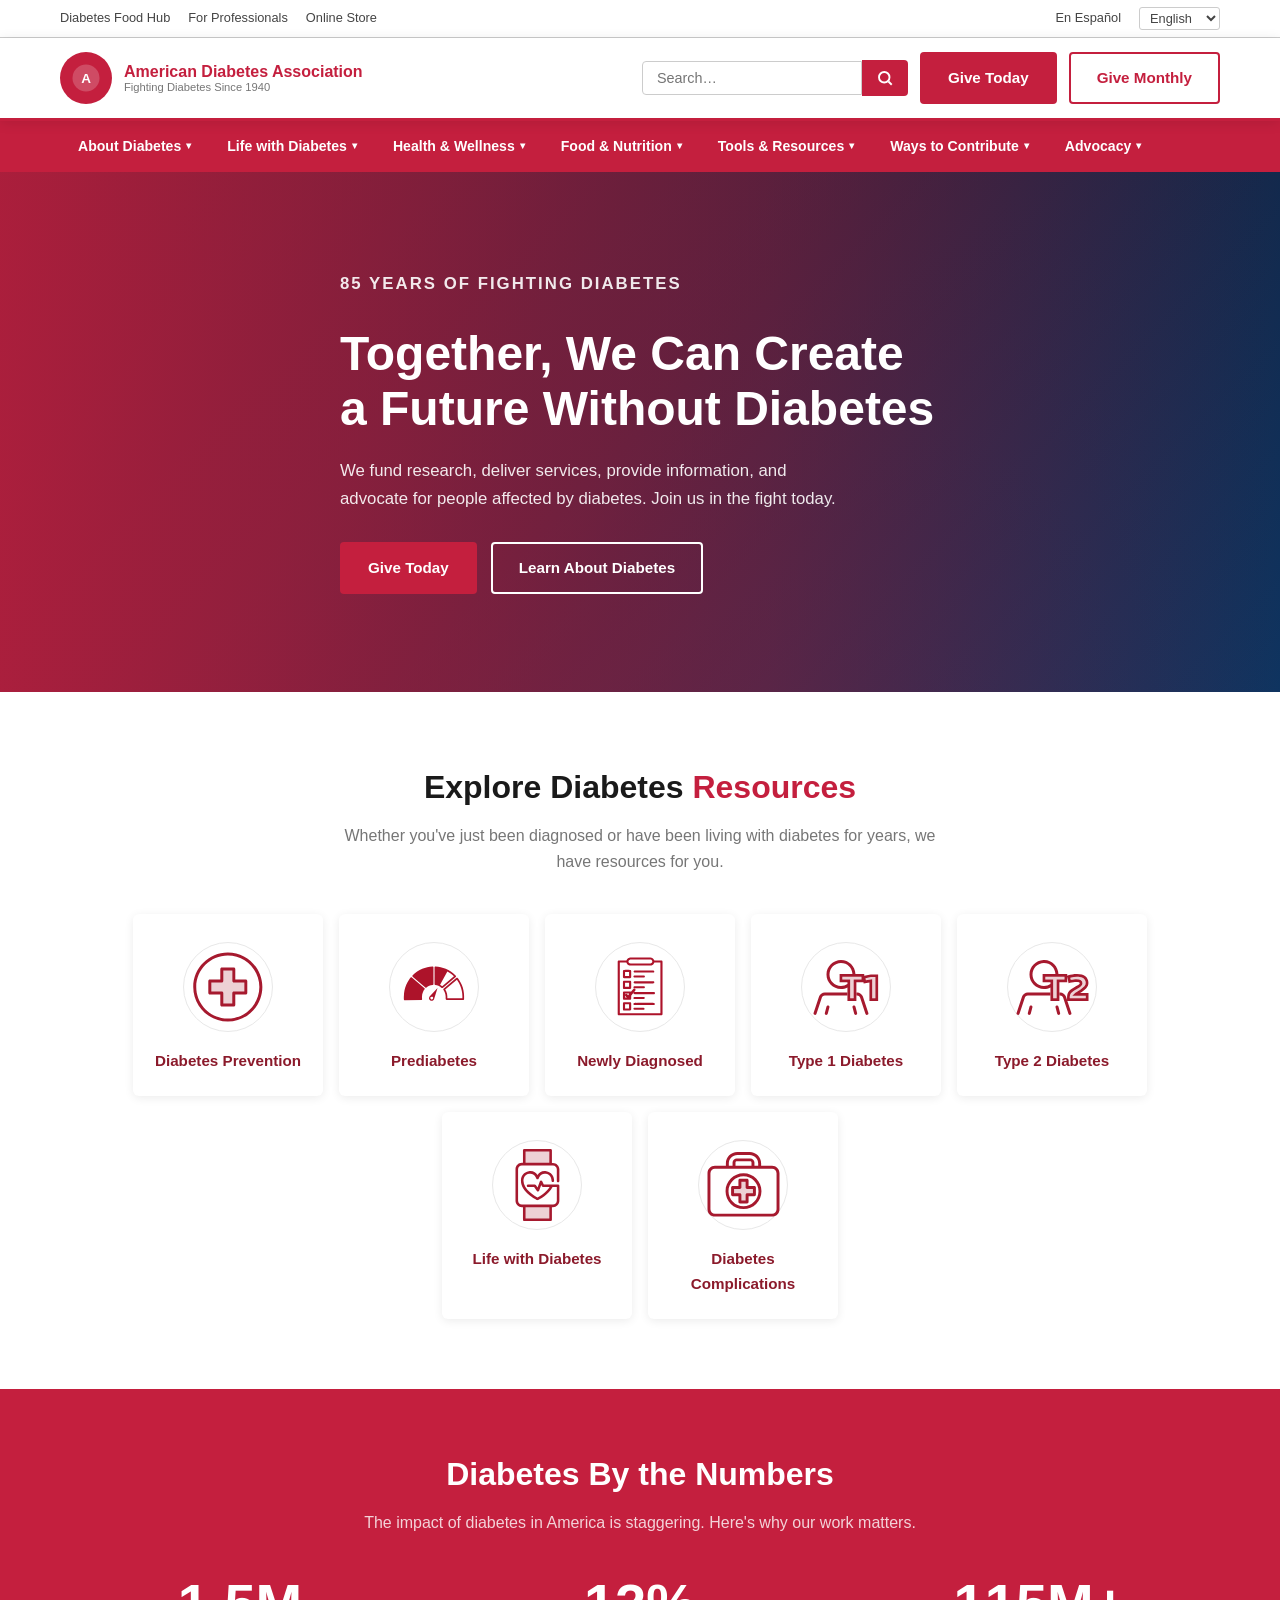
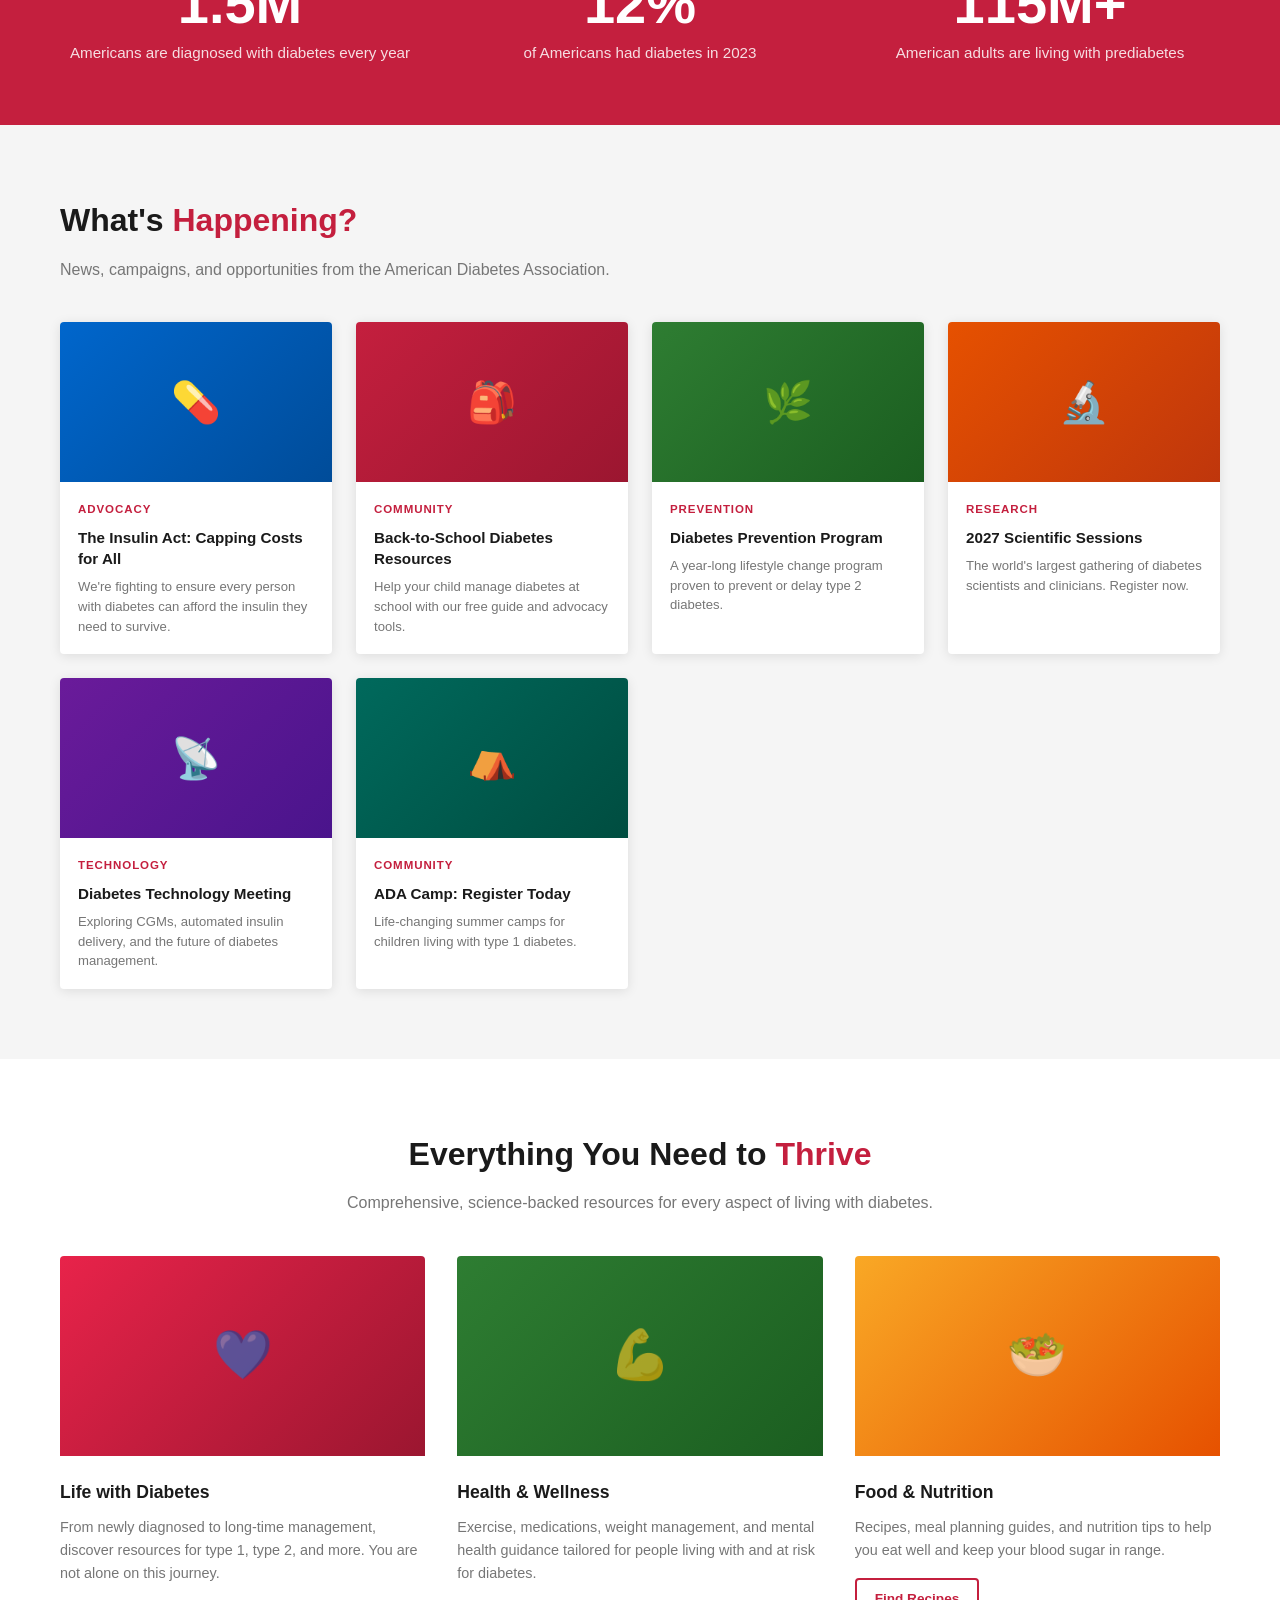
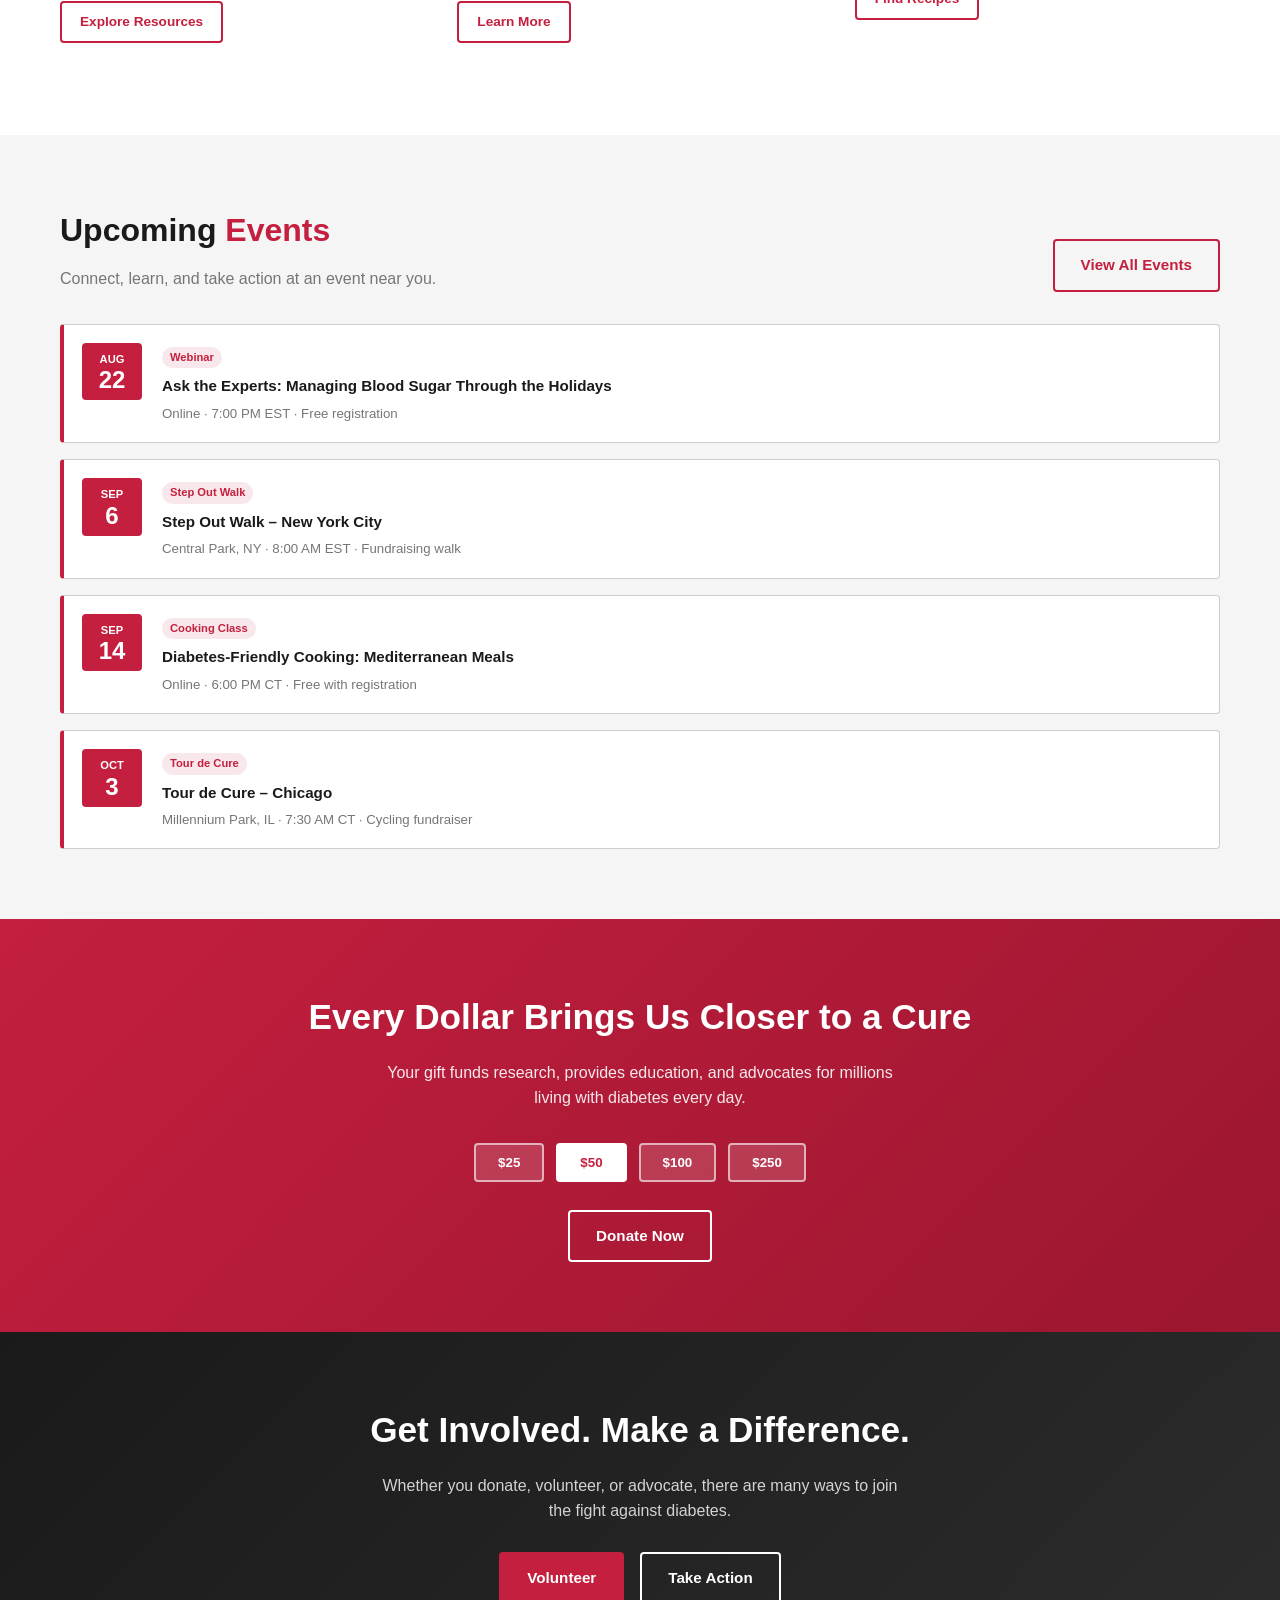
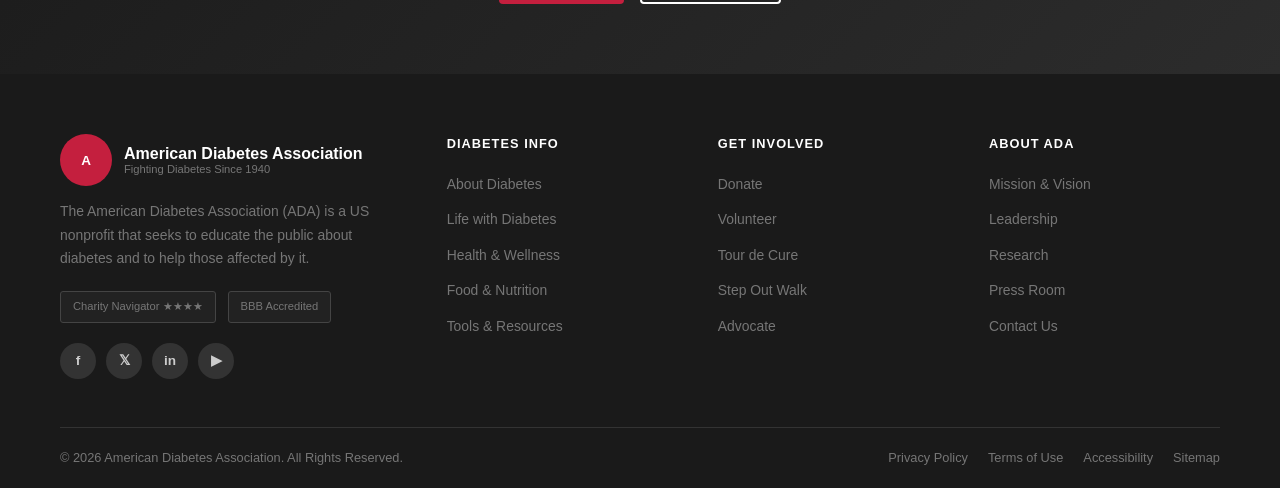
<file: index.html>
<!DOCTYPE html>
<html lang="en">
<head>
  <meta charset="UTF-8" />
  <meta name="viewport" content="width=device-width, initial-scale=1.0" />
  <title>American Diabetes Association – Home</title>
  <link rel="stylesheet" href="styles.css" />
</head>
<body>

  <!-- TOP BAR -->
  <div class="top-bar">
    <div class="container">
      <div class="top-bar-left">
        <a href="#">Diabetes Food Hub</a>
        <a href="#">For Professionals</a>
        <a href="#">Online Store</a>
      </div>
      <div class="top-bar-right">
        <a href="#">En Español</a>
        <select class="lang-select" aria-label="Language">
          <option>English</option>
          <option>Español</option>
        </select>
        
      </div>
    </div>
  </div>

  <!-- MAIN HEADER -->
  <header class="main-header">
    <div class="container">
      <div class="header-inner">
        <a href="index.html" class="logo">
          <div class="logo-icon">
            <svg viewBox="0 0 40 40" fill="none" xmlns="http://www.w3.org/2000/svg">
              <circle cx="20" cy="20" r="18" fill="white" fill-opacity="0.2"/>
              <text x="20" y="27" text-anchor="middle" fill="white" font-size="18" font-weight="900" font-family="Arial">A</text>
            </svg>
          </div>
          <div class="logo-text">
            <span class="name">American Diabetes Association</span>
            <span class="tag">Fighting Diabetes Since 1940</span>
          </div>
        </a>
        <div class="header-actions">
          <form class="search-form" role="search">
            <input type="search" class="search-input" placeholder="Search…" aria-label="Search" />
            <button type="submit" class="search-btn" aria-label="Submit search">
              <svg viewBox="0 0 24 24" fill="none" stroke="currentColor" stroke-width="2.5">
                <circle cx="11" cy="11" r="7"/><line x1="21" y1="21" x2="16.65" y2="16.65"/>
              </svg>
            </button>
          </form>
          <a href="ways-to-contribute.html" class="btn btn-primary">Give Today</a>
          <a href="ways-to-contribute.html" class="btn btn-red-outline">Give Monthly</a>
          <button class="hamburger" aria-label="Open menu">
            <span></span><span></span><span></span>
          </button>
        </div>
      </div>
    </div>
  </header>

  <!-- MEGA NAV -->
  <nav class="main-nav" aria-label="Primary navigation">
    <div class="container">
      <ul class="nav-list">

        <li class="nav-item" data-mega>
          <a class="nav-link" href="about-diabetes.html">About Diabetes <span class="chevron">▾</span></a>
          <div class="mega-menu">
            <div class="mega-col">
              <div class="mega-col-title">Types</div>
              <ul>
                <li><a href="about-diabetes.html">Type 1 Diabetes</a></li>
                <li><a href="about-diabetes.html">Type 2 Diabetes</a></li>
                <li><a href="about-diabetes.html">Gestational Diabetes</a></li>
                <li><a href="about-diabetes.html">Prediabetes</a></li>
              </ul>
            </div>
            <div class="mega-col">
              <div class="mega-col-title">Learn</div>
              <ul>
                <li><a href="about-diabetes.html">Symptoms & Diagnosis</a></li>
                <li><a href="about-diabetes.html">Risk Factors</a></li>
                <li><a href="about-diabetes.html">Complications</a></li>
                <li><a href="about-diabetes.html">Statistics</a></li>
              </ul>
            </div>
            <div class="mega-col">
              <div class="mega-col-title">Get Started</div>
              <ul>
                <li><a href="about-diabetes.html">Newly Diagnosed</a></li>
                <li><a href="about-diabetes.html">Understanding A1C</a></li>
                <li><a href="about-diabetes.html">Blood Sugar</a></li>
              </ul>
            </div>
          </div>
        </li>

        <li class="nav-item" data-mega>
          <a class="nav-link" href="life-with-diabetes.html">Life with Diabetes <span class="chevron">▾</span></a>
          <div class="mega-menu">
            <div class="mega-col">
              <div class="mega-col-title">Daily Life</div>
              <ul>
                <li><a href="life-with-diabetes.html">Managing Your Diabetes</a></li>
                <li><a href="life-with-diabetes.html">Family &amp; Relationships</a></li>
                <li><a href="life-with-diabetes.html">School &amp; Diabetes</a></li>
                <li><a href="life-with-diabetes.html">Work &amp; Diabetes</a></li>
              </ul>
            </div>
            <div class="mega-col">
              <div class="mega-col-title">Special Topics</div>
              <ul>
                <li><a href="life-with-diabetes.html">Travel &amp; Diabetes</a></li>
                <li><a href="life-with-diabetes.html">Sex &amp; Relationships</a></li>
                <li><a href="life-with-diabetes.html">Mental Health</a></li>
                <li><a href="life-with-diabetes.html">Pregnancy</a></li>
              </ul>
            </div>
          </div>
        </li>

        <li class="nav-item" data-mega>
          <a class="nav-link" href="health-wellness.html">Health &amp; Wellness <span class="chevron">▾</span></a>
          <div class="mega-menu">
            <div class="mega-col">
              <div class="mega-col-title">Wellness</div>
              <ul>
                <li><a href="health-wellness.html">Exercise &amp; Fitness</a></li>
                <li><a href="health-wellness.html">Weight Management</a></li>
                <li><a href="health-wellness.html">Medications</a></li>
                <li><a href="health-wellness.html">Insulin</a></li>
              </ul>
            </div>
            <div class="mega-col">
              <div class="mega-col-title">Monitoring</div>
              <ul>
                <li><a href="health-wellness.html">Blood Sugar Testing</a></li>
                <li><a href="health-wellness.html">A1C Testing</a></li>
                <li><a href="health-wellness.html">Continuous Glucose Monitoring</a></li>
              </ul>
            </div>
          </div>
        </li>

        <li class="nav-item" data-mega>
          <a class="nav-link" href="food-nutrition.html">Food &amp; Nutrition <span class="chevron">▾</span></a>
          <div class="mega-menu">
            <div class="mega-col">
              <div class="mega-col-title">Eating Well</div>
              <ul>
                <li><a href="food-nutrition.html">Eating Healthy</a></li>
                <li><a href="food-nutrition.html">Diabetes Meal Planning</a></li>
                <li><a href="food-nutrition.html">Carb Counting</a></li>
                <li><a href="food-nutrition.html">Glycemic Index</a></li>
              </ul>
            </div>
            <div class="mega-col">
              <div class="mega-col-title">Recipes</div>
              <ul>
                <li><a href="food-nutrition.html">Browse All Recipes</a></li>
                <li><a href="food-nutrition.html">Breakfast</a></li>
                <li><a href="food-nutrition.html">Lunch &amp; Dinner</a></li>
                <li><a href="food-nutrition.html">Snacks &amp; Desserts</a></li>
              </ul>
            </div>
          </div>
        </li>

        <li class="nav-item" data-mega>
          <a class="nav-link" href="tools-resources.html">Tools &amp; Resources <span class="chevron">▾</span></a>
          <div class="mega-menu">
            <div class="mega-col">
              <div class="mega-col-title">Tools</div>
              <ul>
                <li><a href="tools-resources.html">Diabetes Risk Test</a></li>
                <li><a href="tools-resources.html">A1C Calculator</a></li>
                <li><a href="tools-resources.html">BMI Calculator</a></li>
                <li><a href="tools-resources.html">Carb Counter</a></li>
              </ul>
            </div>
            <div class="mega-col">
              <div class="mega-col-title">Resources</div>
              <ul>
                <li><a href="tools-resources.html">Patient Education</a></li>
                <li><a href="tools-resources.html">Research &amp; Statistics</a></li>
                <li><a href="tools-resources.html">Clinical Trials</a></li>
                <li><a href="tools-resources.html">Find a Doctor</a></li>
              </ul>
            </div>
          </div>
        </li>

        <li class="nav-item" data-mega>
          <a class="nav-link" href="ways-to-contribute.html">Ways to Contribute <span class="chevron">▾</span></a>
          <div class="mega-menu">
            <div class="mega-col">
              <div class="mega-col-title">Give</div>
              <ul>
                <li><a href="ways-to-contribute.html">Donate Today</a></li>
                <li><a href="ways-to-contribute.html">Monthly Giving</a></li>
                <li><a href="ways-to-contribute.html">Legacy Giving</a></li>
              </ul>
            </div>
            <div class="mega-col">
              <div class="mega-col-title">Act</div>
              <ul>
                <li><a href="ways-to-contribute.html">Volunteer</a></li>
                <li><a href="ways-to-contribute.html">Tour de Cure</a></li>
                <li><a href="ways-to-contribute.html">Step Out Walk</a></li>
              </ul>
            </div>
          </div>
        </li>

        <li class="nav-item" data-mega>
          <a class="nav-link" href="advocacy.html">Advocacy <span class="chevron">▾</span></a>
          <div class="mega-menu">
            <div class="mega-col">
              <div class="mega-col-title">Take Action</div>
              <ul>
                <li><a href="advocacy.html">Insulin Affordability</a></li>
                <li><a href="advocacy.html">Discrimination &amp; Rights</a></li>
                <li><a href="advocacy.html">Insurance Coverage</a></li>
                <li><a href="advocacy.html">Current Campaigns</a></li>
              </ul>
            </div>
            <div class="mega-col">
              <div class="mega-col-title">Policy</div>
              <ul>
                <li><a href="advocacy.html">Federal Legislation</a></li>
                <li><a href="advocacy.html">State Legislation</a></li>
                <li><a href="advocacy.html">Call to Congress</a></li>
              </ul>
            </div>
          </div>
        </li>

      </ul>
    </div>
  </nav>

  <!-- ===================== HERO ===================== -->
  <section class="hero">
    <div class="container">
      <div class="hero-content">
        <p class="hero-eyebrow">85 Years of Fighting Diabetes</p>
        <h1>Together, We Can Create a Future Without Diabetes</h1>
        <p>We fund research, deliver services, provide information, and advocate for people affected by diabetes. Join us in the fight today.</p>
        <div class="hero-btns">
          <a href="ways-to-contribute.html" class="btn btn-primary">Give Today</a>
          <a href="about-diabetes.html" class="btn btn-outline">Learn About Diabetes</a>
        </div>
      </div>
    </div>
  </section>

  <!-- ===================== TOPIC CARDS ===================== -->
  <section class="section">
    <div class="container">
      <div class="section-header center">
        <h2 class="section-title">Explore Diabetes <span>Resources</span></h2>
        <p class="section-sub">Whether you've just been diagnosed or have been living with diabetes for years, we have resources for you.</p>
      </div>
      <div class="cards-grid">
        <div class="topic-card">
          <div class="icon"><img loading="lazy" width="70" height="70" src="icons/diabetes-prevention-icon.svg" alt="Diabetes Prevention" /></div>
          <p class="tile-title"><a href="about-diabetes.html">Diabetes Prevention</a></p>
        </div>
        <div class="topic-card">
          <div class="icon"><img loading="lazy" width="64" height="64" src="icons/Prediabetes_Icon_REV.svg" alt="Prediabetes" /></div>
          <p class="tile-title"><a href="about-diabetes.html">Prediabetes</a></p>
        </div>
        <div class="topic-card">
          <div class="icon"><img loading="lazy" width="64" height="64" src="icons/NewlyDiagnosed_checklist.svg" alt="Newly Diagnosed" /></div>
          <p class="tile-title"><a href="about-diabetes.html">Newly Diagnosed</a></p>
        </div>
        <div class="topic-card">
          <div class="icon"><img loading="lazy" width="66" height="55" src="icons/type-1-tile-iccon.svg" alt="Type 1 Diabetes" /></div>
          <p class="tile-title"><a href="about-diabetes.html">Type 1 Diabetes</a></p>
        </div>
        <div class="topic-card">
          <div class="icon"><img loading="lazy" width="73" height="55" src="icons/type-2-tile-icon.svg" alt="Type 2 Diabetes" /></div>
          <p class="tile-title"><a href="about-diabetes.html">Type 2 Diabetes</a></p>
        </div>
        <div class="topic-card">
          <div class="icon"><img loading="lazy" width="45" height="72" src="icons/life-with-diabetes-tile-icon.svg" alt="Life With Diabetes" /></div>
          <p class="tile-title"><a href="life-with-diabetes.html">Life with Diabetes</a></p>
        </div>
        <div class="topic-card">
          <div class="icon"><img loading="lazy" width="73" height="65" src="icons/diabetes-complications-tile-icon.svg" alt="Diabetes Complications" /></div>
          <p class="tile-title"><a href="about-diabetes.html">Diabetes Complications</a></p>
        </div>
      </div>
    </div>
  </section>

  <!-- ===================== STATS BAND ===================== -->
  <section class="stats-band">
    <div class="container">
      <div class="section-header center">
        <h2 class="section-title" style="color:#fff">Diabetes By the Numbers</h2>
        <p class="section-sub" style="color:rgba(255,255,255,.8);margin:0 auto">The impact of diabetes in America is staggering. Here's why our work matters.</p>
      </div>
      <div class="stats-grid">
        <div class="stat-item">
          <span class="stat-number">1.5M</span>
          <span class="stat-label">Americans are diagnosed with diabetes every year</span>
        </div>
        <div class="stat-item">
          <span class="stat-number">12%</span>
          <span class="stat-label">of Americans had diabetes in 2023</span>
        </div>
        <div class="stat-item">
          <span class="stat-number">115M+</span>
          <span class="stat-label">American adults are living with prediabetes</span>
        </div>
      </div>
    </div>
  </section>

  <!-- ===================== WHAT'S HAPPENING ===================== -->
  <section class="section section-alt">
    <div class="container">
      <div class="section-header">
        <h2 class="section-title">What's <span>Happening?</span></h2>
        <p class="section-sub">News, campaigns, and opportunities from the American Diabetes Association.</p>
      </div>
      <div class="news-grid">
        <div class="news-card">
          <div class="news-card-img blue">💊</div>
          <div class="news-card-body">
            <span class="news-tag">Advocacy</span>
            <h3>The Insulin Act: Capping Costs for All</h3>
            <p>We're fighting to ensure every person with diabetes can afford the insulin they need to survive.</p>
          </div>
        </div>
        <div class="news-card">
          <div class="news-card-img red">🎒</div>
          <div class="news-card-body">
            <span class="news-tag">Community</span>
            <h3>Back-to-School Diabetes Resources</h3>
            <p>Help your child manage diabetes at school with our free guide and advocacy tools.</p>
          </div>
        </div>
        <div class="news-card">
          <div class="news-card-img green">🌿</div>
          <div class="news-card-body">
            <span class="news-tag">Prevention</span>
            <h3>Diabetes Prevention Program</h3>
            <p>A year-long lifestyle change program proven to prevent or delay type 2 diabetes.</p>
          </div>
        </div>
        <div class="news-card">
          <div class="news-card-img orange">🔬</div>
          <div class="news-card-body">
            <span class="news-tag">Research</span>
            <h3>2027 Scientific Sessions</h3>
            <p>The world's largest gathering of diabetes scientists and clinicians. Register now.</p>
          </div>
        </div>
        <div class="news-card">
          <div class="news-card-img purple">📡</div>
          <div class="news-card-body">
            <span class="news-tag">Technology</span>
            <h3>Diabetes Technology Meeting</h3>
            <p>Exploring CGMs, automated insulin delivery, and the future of diabetes management.</p>
          </div>
        </div>
        <div class="news-card">
          <div class="news-card-img teal">⛺</div>
          <div class="news-card-body">
            <span class="news-tag">Community</span>
            <h3>ADA Camp: Register Today</h3>
            <p>Life-changing summer camps for children living with type 1 diabetes.</p>
          </div>
        </div>
      </div>
    </div>
  </section>

  <!-- ===================== CONTENT 3-COL ===================== -->
  <section class="section">
    <div class="container">
      <div class="section-header center">
        <h2 class="section-title">Everything You Need to <span>Thrive</span></h2>
        <p class="section-sub">Comprehensive, science-backed resources for every aspect of living with diabetes.</p>
      </div>
      <div class="content-grid">
        <div class="content-card">
          <div class="content-card-img">💙</div>
          <div class="content-card-body">
            <h3>Life with Diabetes</h3>
            <p>From newly diagnosed to long-time management, discover resources for type 1, type 2, and more. You are not alone on this journey.</p>
            <a href="life-with-diabetes.html" class="btn btn-red-outline btn-sm">Explore Resources</a>
          </div>
        </div>
        <div class="content-card">
          <div class="content-card-img" style="background:linear-gradient(135deg,#2e7d32,#1b5e20)">💪</div>
          <div class="content-card-body">
            <h3>Health &amp; Wellness</h3>
            <p>Exercise, medications, weight management, and mental health guidance tailored for people living with and at risk for diabetes.</p>
            <a href="health-wellness.html" class="btn btn-red-outline btn-sm">Learn More</a>
          </div>
        </div>
        <div class="content-card">
          <div class="content-card-img" style="background:linear-gradient(135deg,#f9a825,#e65100)">🥗</div>
          <div class="content-card-body">
            <h3>Food &amp; Nutrition</h3>
            <p>Recipes, meal planning guides, and nutrition tips to help you eat well and keep your blood sugar in range.</p>
            <a href="food-nutrition.html" class="btn btn-red-outline btn-sm">Find Recipes</a>
          </div>
        </div>
      </div>
    </div>
  </section>

  <!-- ===================== UPCOMING EVENTS ===================== -->
  <section class="section section-alt">
    <div class="container">
      <div style="display:flex;justify-content:space-between;align-items:flex-end;margin-bottom:32px;flex-wrap:wrap;gap:16px;">
        <div>
          <h2 class="section-title">Upcoming <span>Events</span></h2>
          <p class="section-sub" style="margin-bottom:0">Connect, learn, and take action at an event near you.</p>
        </div>
        <a href="ways-to-contribute.html" class="btn btn-red-outline">View All Events</a>
      </div>
      <div class="events-list">
        <div class="event-item">
          <div class="event-date"><span class="month">Aug</span><span class="day">22</span></div>
          <div class="event-info">
            <span class="event-tag">Webinar</span>
            <h4>Ask the Experts: Managing Blood Sugar Through the Holidays</h4>
            <p>Online · 7:00 PM EST · Free registration</p>
          </div>
        </div>
        <div class="event-item">
          <div class="event-date"><span class="month">Sep</span><span class="day">6</span></div>
          <div class="event-info">
            <span class="event-tag">Step Out Walk</span>
            <h4>Step Out Walk – New York City</h4>
            <p>Central Park, NY · 8:00 AM EST · Fundraising walk</p>
          </div>
        </div>
        <div class="event-item">
          <div class="event-date"><span class="month">Sep</span><span class="day">14</span></div>
          <div class="event-info">
            <span class="event-tag">Cooking Class</span>
            <h4>Diabetes-Friendly Cooking: Mediterranean Meals</h4>
            <p>Online · 6:00 PM CT · Free with registration</p>
          </div>
        </div>
        <div class="event-item">
          <div class="event-date"><span class="month">Oct</span><span class="day">3</span></div>
          <div class="event-info">
            <span class="event-tag">Tour de Cure</span>
            <h4>Tour de Cure – Chicago</h4>
            <p>Millennium Park, IL · 7:30 AM CT · Cycling fundraiser</p>
          </div>
        </div>
      </div>
    </div>
  </section>

  <!-- ===================== CTA DONATE ===================== -->
  <section class="donate-section">
    <div class="container">
      <h2>Every Dollar Brings Us Closer to a Cure</h2>
      <p>Your gift funds research, provides education, and advocates for millions living with diabetes every day.</p>
      <div class="donate-amounts">
        <button class="amount-btn">$25</button>
        <button class="amount-btn active">$50</button>
        <button class="amount-btn">$100</button>
        <button class="amount-btn">$250</button>
      </div>
      <a href="ways-to-contribute.html" class="btn btn-outline">Donate Now</a>
    </div>
  </section>

  <!-- ===================== CTA BAND ===================== -->
  <section class="cta-band">
    <div class="container">
      <h2>Get Involved. Make a Difference.</h2>
      <p>Whether you donate, volunteer, or advocate, there are many ways to join the fight against diabetes.</p>
      <div class="cta-btns">
        <a href="ways-to-contribute.html" class="btn btn-primary">Volunteer</a>
        <a href="advocacy.html" class="btn btn-outline">Take Action</a>
      </div>
    </div>
  </section>

  <!-- ===================== FOOTER ===================== -->
  <footer class="site-footer">
    <div class="container">
      <div class="footer-grid">
        <div class="footer-brand">
          <a href="index.html" class="logo">
            <div class="logo-icon"><svg viewBox="0 0 40 40" fill="none"><text x="20" y="27" text-anchor="middle" fill="white" font-size="18" font-weight="900" font-family="Arial">A</text></svg></div>
            <div class="logo-text"><span class="name">American Diabetes Association</span><span class="tag">Fighting Diabetes Since 1940</span></div>
          </a>
          <p>The American Diabetes Association (ADA) is a US nonprofit that seeks to educate the public about diabetes and to help those affected by it.</p>
          <div class="trust-badges">
            <span class="badge">Charity Navigator ★★★★</span>
            <span class="badge">BBB Accredited</span>
          </div>
          <div class="footer-social">
            <a href="#" class="social-link">f</a>
            <a href="#" class="social-link">𝕏</a>
            <a href="#" class="social-link">in</a>
            <a href="#" class="social-link">▶</a>
          </div>
        </div>
        <div class="footer-col">
          <h4>Diabetes Info</h4>
          <ul>
            <li><a href="about-diabetes.html">About Diabetes</a></li>
            <li><a href="life-with-diabetes.html">Life with Diabetes</a></li>
            <li><a href="health-wellness.html">Health &amp; Wellness</a></li>
            <li><a href="food-nutrition.html">Food &amp; Nutrition</a></li>
            <li><a href="tools-resources.html">Tools &amp; Resources</a></li>
          </ul>
        </div>
        <div class="footer-col">
          <h4>Get Involved</h4>
          <ul>
            <li><a href="ways-to-contribute.html">Donate</a></li>
            <li><a href="ways-to-contribute.html">Volunteer</a></li>
            <li><a href="ways-to-contribute.html">Tour de Cure</a></li>
            <li><a href="ways-to-contribute.html">Step Out Walk</a></li>
            <li><a href="advocacy.html">Advocate</a></li>
          </ul>
        </div>
        <div class="footer-col">
          <h4>About ADA</h4>
          <ul>
            <li><a href="#">Mission &amp; Vision</a></li>
            <li><a href="#">Leadership</a></li>
            <li><a href="#">Research</a></li>
            <li><a href="#">Press Room</a></li>
            <li><a href="#">Contact Us</a></li>
          </ul>
        </div>
      </div>
      <div class="footer-bottom">
        <p>© 2026 American Diabetes Association. All Rights Reserved.</p>
        <div class="footer-bottom-links">
          <a href="#">Privacy Policy</a>
          <a href="#">Terms of Use</a>
          <a href="#">Accessibility</a>
          <a href="#">Sitemap</a>
        </div>
      </div>
    </div>
  </footer>

  <script src="script.js"></script>
</body>
</html>
</file>
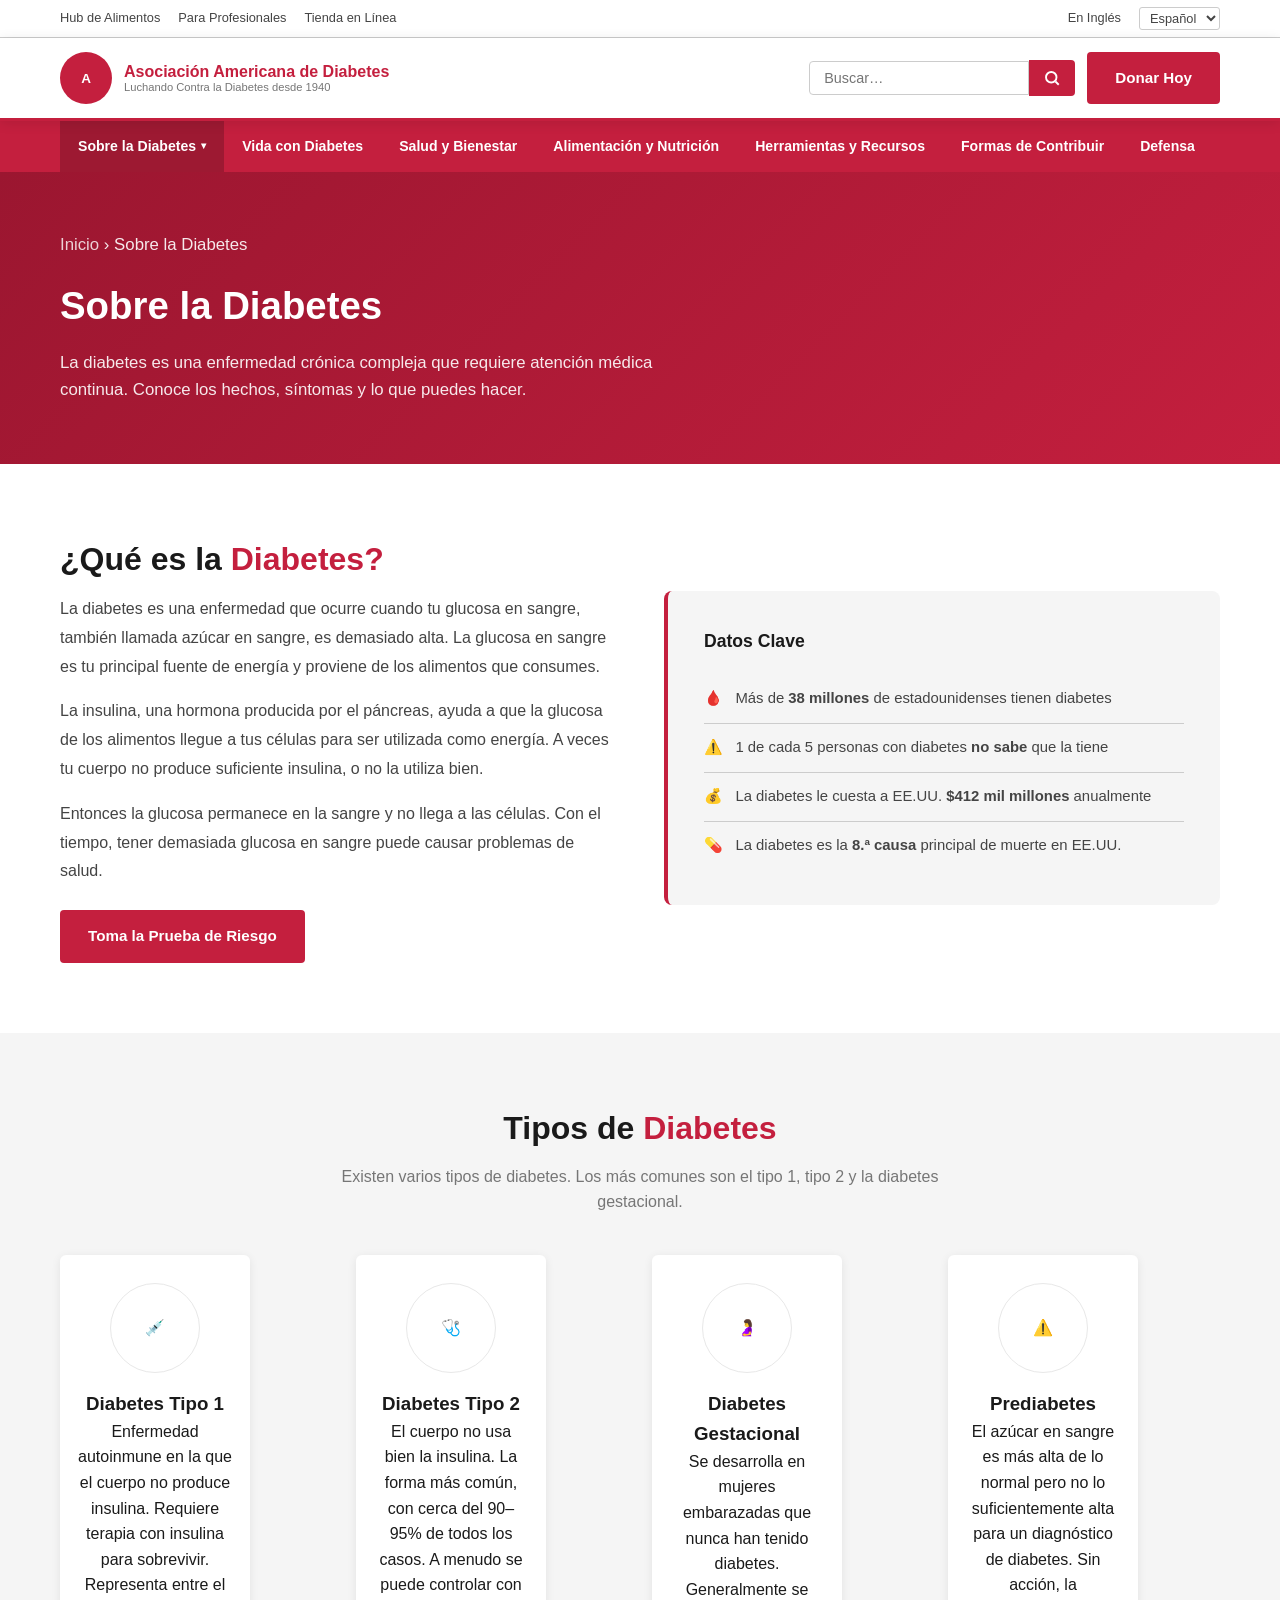
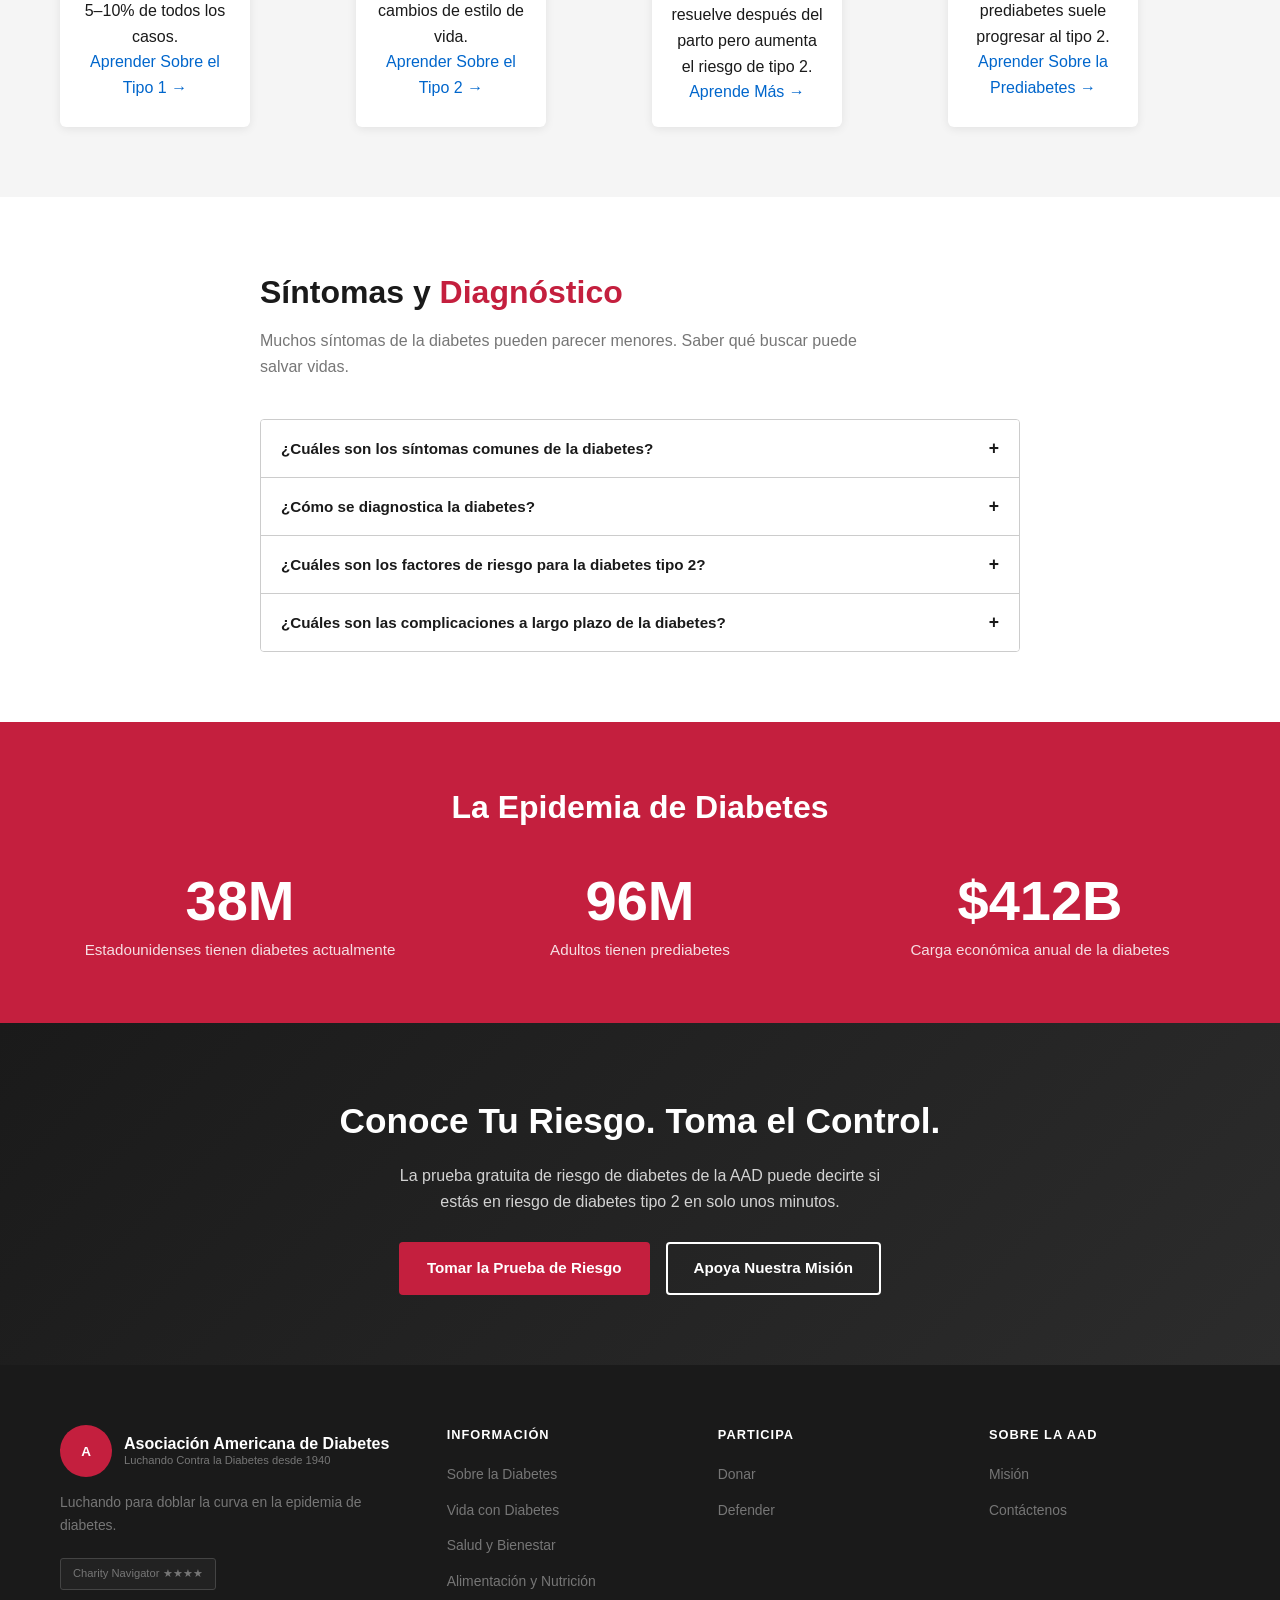
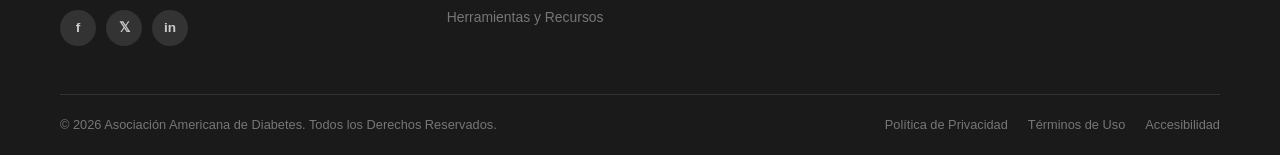
<file: about-diabetes-es.html>
<!DOCTYPE html>
<html lang="es">
<head>
  <meta charset="UTF-8" />
  <meta name="viewport" content="width=device-width, initial-scale=1.0" />
  <title>Sobre la Diabetes – Asociación Americana de Diabetes</title>
  <link rel="stylesheet" href="styles.css" />
</head>
<body>

  <div class="top-bar"><div class="container"><div class="top-bar-left"><a href="#">Hub de Alimentos</a><a href="#">Para Profesionales</a><a href="#">Tienda en Línea</a></div><div class="top-bar-right"><a href="about-diabetes.html">En Inglés</a><select class="lang-select" aria-label="Idioma"><option>English</option><option selected>Español</option></select></div></div></div>

  <header class="main-header"><div class="container"><div class="header-inner">
    <a href="index-es.html" class="logo"><div class="logo-icon"><svg viewBox="0 0 40 40" fill="none"><text x="20" y="27" text-anchor="middle" fill="white" font-size="18" font-weight="900" font-family="Arial">A</text></svg></div><div class="logo-text"><span class="name">Asociación Americana de Diabetes</span><span class="tag">Luchando Contra la Diabetes desde 1940</span></div></a>
    <div class="header-actions"><form class="search-form" role="search"><input type="search" class="search-input" placeholder="Buscar…" aria-label="Buscar" /><button type="submit" class="search-btn" aria-label="Buscar"><svg viewBox="0 0 24 24" fill="none" stroke="currentColor" stroke-width="2.5"><circle cx="11" cy="11" r="7"/><line x1="21" y1="21" x2="16.65" y2="16.65"/></svg></button></form><a href="ways-to-contribute-es.html" class="btn btn-primary">Donar Hoy</a><button class="hamburger" aria-label="Abrir menú"><span></span><span></span><span></span></button></div>
  </div></div></header>

  <nav class="main-nav" aria-label="Navegación principal"><div class="container"><ul class="nav-list">
    <li class="nav-item" data-mega><a class="nav-link" href="about-diabetes-es.html">Sobre la Diabetes <span class="chevron">▾</span></a><div class="mega-menu"><div class="mega-col"><div class="mega-col-title">Tipos</div><ul><li><a href="#">Tipo 1</a></li><li><a href="#">Tipo 2</a></li><li><a href="#">Gestacional</a></li><li><a href="#">Prediabetes</a></li></ul></div><div class="mega-col"><div class="mega-col-title">Aprende</div><ul><li><a href="#">Síntomas y Diagnóstico</a></li><li><a href="#">Factores de Riesgo</a></li><li><a href="#">Complicaciones</a></li></ul></div></div></li>
    <li class="nav-item"><a class="nav-link" href="life-with-diabetes-es.html">Vida con Diabetes</a></li>
    <li class="nav-item"><a class="nav-link" href="health-wellness-es.html">Salud y Bienestar</a></li>
    <li class="nav-item"><a class="nav-link" href="food-nutrition-es.html">Alimentación y Nutrición</a></li>
    <li class="nav-item"><a class="nav-link" href="tools-resources-es.html">Herramientas y Recursos</a></li>
    <li class="nav-item"><a class="nav-link" href="ways-to-contribute-es.html">Formas de Contribuir</a></li>
    <li class="nav-item"><a class="nav-link" href="advocacy-es.html">Defensa</a></li>
  </ul></div></nav>

  <section class="page-hero">
    <div class="container">
      <p class="breadcrumb"><a href="index-es.html">Inicio</a> › Sobre la Diabetes</p>
      <h1>Sobre la Diabetes</h1>
      <p>La diabetes es una enfermedad crónica compleja que requiere atención médica continua. Conoce los hechos, síntomas y lo que puedes hacer.</p>
    </div>
  </section>

  <section class="section">
    <div class="container">
      <div style="display:grid;grid-template-columns:1fr 1fr;gap:48px;align-items:center;">
        <div>
          <h2 class="section-title">¿Qué es la <span>Diabetes?</span></h2>
          <p style="color:var(--gray-700);line-height:1.8;margin-bottom:16px;">La diabetes es una enfermedad que ocurre cuando tu glucosa en sangre, también llamada azúcar en sangre, es demasiado alta. La glucosa en sangre es tu principal fuente de energía y proviene de los alimentos que consumes.</p>
          <p style="color:var(--gray-700);line-height:1.8;margin-bottom:16px;">La insulina, una hormona producida por el páncreas, ayuda a que la glucosa de los alimentos llegue a tus células para ser utilizada como energía. A veces tu cuerpo no produce suficiente insulina, o no la utiliza bien.</p>
          <p style="color:var(--gray-700);line-height:1.8;margin-bottom:24px;">Entonces la glucosa permanece en la sangre y no llega a las células. Con el tiempo, tener demasiada glucosa en sangre puede causar problemas de salud.</p>
          <a href="#" class="btn btn-primary">Toma la Prueba de Riesgo</a>
        </div>
        <div style="background:var(--gray-100);border-radius:8px;padding:36px;border-left:4px solid var(--red);">
          <h3 style="font-size:1.1rem;font-weight:800;margin-bottom:20px;color:var(--gray-900);">Datos Clave</h3>
          <ul style="list-style:none;padding:0;">
            <li style="padding:12px 0;border-bottom:1px solid var(--gray-300);font-size:.93rem;color:var(--gray-700);">🩸 &nbsp; Más de <strong>38 millones</strong> de estadounidenses tienen diabetes</li>
            <li style="padding:12px 0;border-bottom:1px solid var(--gray-300);font-size:.93rem;color:var(--gray-700);">⚠️ &nbsp; 1 de cada 5 personas con diabetes <strong>no sabe</strong> que la tiene</li>
            <li style="padding:12px 0;border-bottom:1px solid var(--gray-300);font-size:.93rem;color:var(--gray-700);">💰 &nbsp; La diabetes le cuesta a EE.UU. <strong>$412 mil millones</strong> anualmente</li>
            <li style="padding:12px 0;font-size:.93rem;color:var(--gray-700);">💊 &nbsp; La diabetes es la <strong>8.ª causa</strong> principal de muerte en EE.UU.</li>
          </ul>
        </div>
      </div>
    </div>
  </section>

  <section class="section section-alt">
    <div class="container">
      <div class="section-header center">
        <h2 class="section-title">Tipos de <span>Diabetes</span></h2>
        <p class="section-sub">Existen varios tipos de diabetes. Los más comunes son el tipo 1, tipo 2 y la diabetes gestacional.</p>
      </div>
      <div style="display:grid;grid-template-columns:repeat(auto-fill,minmax(260px,1fr));gap:24px;">
        <div class="topic-card"><div class="icon">💉</div><h3>Diabetes Tipo 1</h3><p>Enfermedad autoinmune en la que el cuerpo no produce insulina. Requiere terapia con insulina para sobrevivir. Representa entre el 5–10% de todos los casos.</p><a href="#">Aprender Sobre el Tipo 1 →</a></div>
        <div class="topic-card"><div class="icon">🩺</div><h3>Diabetes Tipo 2</h3><p>El cuerpo no usa bien la insulina. La forma más común, con cerca del 90–95% de todos los casos. A menudo se puede controlar con cambios de estilo de vida.</p><a href="#">Aprender Sobre el Tipo 2 →</a></div>
        <div class="topic-card"><div class="icon">🤰</div><h3>Diabetes Gestacional</h3><p>Se desarrolla en mujeres embarazadas que nunca han tenido diabetes. Generalmente se resuelve después del parto pero aumenta el riesgo de tipo 2.</p><a href="#">Aprende Más →</a></div>
        <div class="topic-card"><div class="icon">⚠️</div><h3>Prediabetes</h3><p>El azúcar en sangre es más alta de lo normal pero no lo suficientemente alta para un diagnóstico de diabetes. Sin acción, la prediabetes suele progresar al tipo 2.</p><a href="#">Aprender Sobre la Prediabetes →</a></div>
      </div>
    </div>
  </section>

  <section class="section">
    <div class="container" style="max-width:800px;">
      <div class="section-header">
        <h2 class="section-title">Síntomas y <span>Diagnóstico</span></h2>
        <p class="section-sub">Muchos síntomas de la diabetes pueden parecer menores. Saber qué buscar puede salvar vidas.</p>
      </div>
      <div class="accordion">
        <div class="accordion-item"><button class="accordion-btn">¿Cuáles son los síntomas comunes de la diabetes? <span class="acc-icon">+</span></button><div class="accordion-body"><p>Los síntomas comunes incluyen: micción frecuente, sed aumentada, pérdida de peso inexplicable, fatiga extrema, visión borrosa, cortes o moretones que sanan lentamente, hormigueo o entumecimiento en manos o pies, e infecciones recurrentes. Algunas personas con diabetes tipo 2 no tienen síntomas notables.</p></div></div>
        <div class="accordion-item"><button class="accordion-btn">¿Cómo se diagnostica la diabetes? <span class="acc-icon">+</span></button><div class="accordion-body"><p>La diabetes se diagnostica a través de análisis de sangre que incluyen: la prueba de glucosa plasmática en ayunas, la prueba de A1C (mide el promedio de azúcar en sangre durante 2–3 meses), la prueba oral de tolerancia a la glucosa, y la prueba de glucosa plasmática aleatoria. Tu médico generalmente confirmará un diagnóstico con una segunda prueba en un día diferente.</p></div></div>
        <div class="accordion-item"><button class="accordion-btn">¿Cuáles son los factores de riesgo para la diabetes tipo 2? <span class="acc-icon">+</span></button><div class="accordion-body"><p>Los factores de riesgo incluyen tener sobrepeso u obesidad, tener 45 años o más, tener un padre o hermano con diabetes tipo 2, ser físicamente activo menos de 3 veces por semana, haber tenido diabetes gestacional, o ser de ascendencia afroamericana, hispana/latina, indígena americana o nativa de Alaska.</p></div></div>
        <div class="accordion-item"><button class="accordion-btn">¿Cuáles son las complicaciones a largo plazo de la diabetes? <span class="acc-icon">+</span></button><div class="accordion-body"><p>La diabetes no controlada puede provocar complicaciones graves con el tiempo, incluyendo enfermedades cardíacas y accidentes cerebrovasculares, enfermedad renal (nefropatía), daño ocular (retinopatía) que puede causar ceguera, daño nervioso (neuropatía), problemas en los pies que pueden llevar a amputación, y enfermedad dental. Sin embargo, estas complicaciones a menudo pueden prevenirse o retrasarse con un manejo adecuado.</p></div></div>
      </div>
    </div>
  </section>

  <section class="stats-band">
    <div class="container">
      <div class="section-header center"><h2 class="section-title" style="color:#fff">La Epidemia de Diabetes</h2></div>
      <div class="stats-grid">
        <div class="stat-item"><span class="stat-number">38M</span><span class="stat-label">Estadounidenses tienen diabetes actualmente</span></div>
        <div class="stat-item"><span class="stat-number">96M</span><span class="stat-label">Adultos tienen prediabetes</span></div>
        <div class="stat-item"><span class="stat-number">$412B</span><span class="stat-label">Carga económica anual de la diabetes</span></div>
      </div>
    </div>
  </section>

  <section class="cta-band">
    <div class="container">
      <h2>Conoce Tu Riesgo. Toma el Control.</h2>
      <p>La prueba gratuita de riesgo de diabetes de la AAD puede decirte si estás en riesgo de diabetes tipo 2 en solo unos minutos.</p>
      <div class="cta-btns">
        <a href="tools-resources-es.html" class="btn btn-primary">Tomar la Prueba de Riesgo</a>
        <a href="ways-to-contribute-es.html" class="btn btn-outline">Apoya Nuestra Misión</a>
      </div>
    </div>
  </section>

  <footer class="site-footer"><div class="container">
    <div class="footer-grid">
      <div class="footer-brand"><a href="index-es.html" class="logo"><div class="logo-icon"><svg viewBox="0 0 40 40" fill="none"><text x="20" y="27" text-anchor="middle" fill="white" font-size="18" font-weight="900" font-family="Arial">A</text></svg></div><div class="logo-text"><span class="name">Asociación Americana de Diabetes</span><span class="tag">Luchando Contra la Diabetes desde 1940</span></div></a><p>Luchando para doblar la curva en la epidemia de diabetes.</p><div class="trust-badges"><span class="badge">Charity Navigator ★★★★</span></div><div class="footer-social"><a href="#" class="social-link">f</a><a href="#" class="social-link">𝕏</a><a href="#" class="social-link">in</a></div></div>
      <div class="footer-col"><h4>Información</h4><ul><li><a href="about-diabetes-es.html">Sobre la Diabetes</a></li><li><a href="life-with-diabetes-es.html">Vida con Diabetes</a></li><li><a href="health-wellness-es.html">Salud y Bienestar</a></li><li><a href="food-nutrition-es.html">Alimentación y Nutrición</a></li><li><a href="tools-resources-es.html">Herramientas y Recursos</a></li></ul></div>
      <div class="footer-col"><h4>Participa</h4><ul><li><a href="ways-to-contribute-es.html">Donar</a></li><li><a href="advocacy-es.html">Defender</a></li></ul></div>
      <div class="footer-col"><h4>Sobre la AAD</h4><ul><li><a href="#">Misión</a></li><li><a href="#">Contáctenos</a></li></ul></div>
    </div>
    <div class="footer-bottom"><p>© 2026 Asociación Americana de Diabetes. Todos los Derechos Reservados.</p><div class="footer-bottom-links"><a href="#">Política de Privacidad</a><a href="#">Términos de Uso</a><a href="#">Accesibilidad</a></div></div>
  </div></footer>
  <script src="script.js"></script>
</body>
</html>
</file>
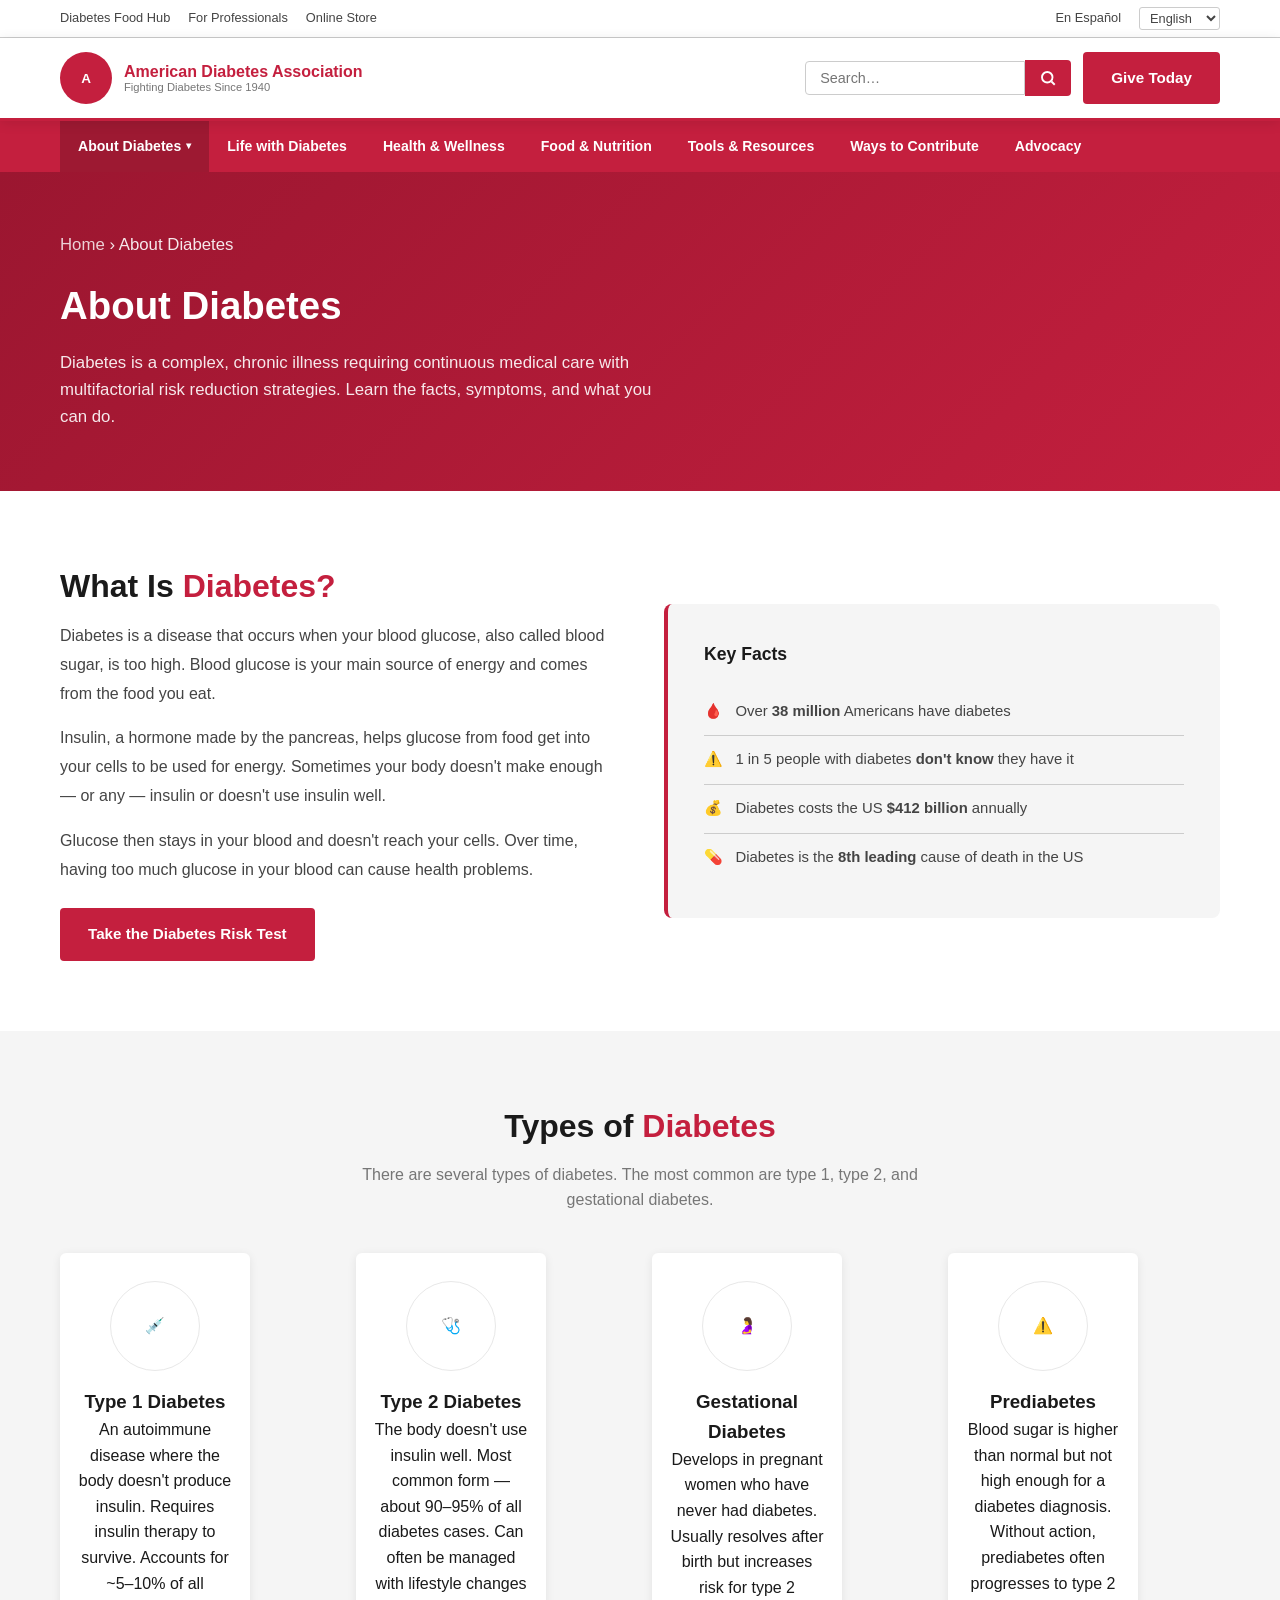
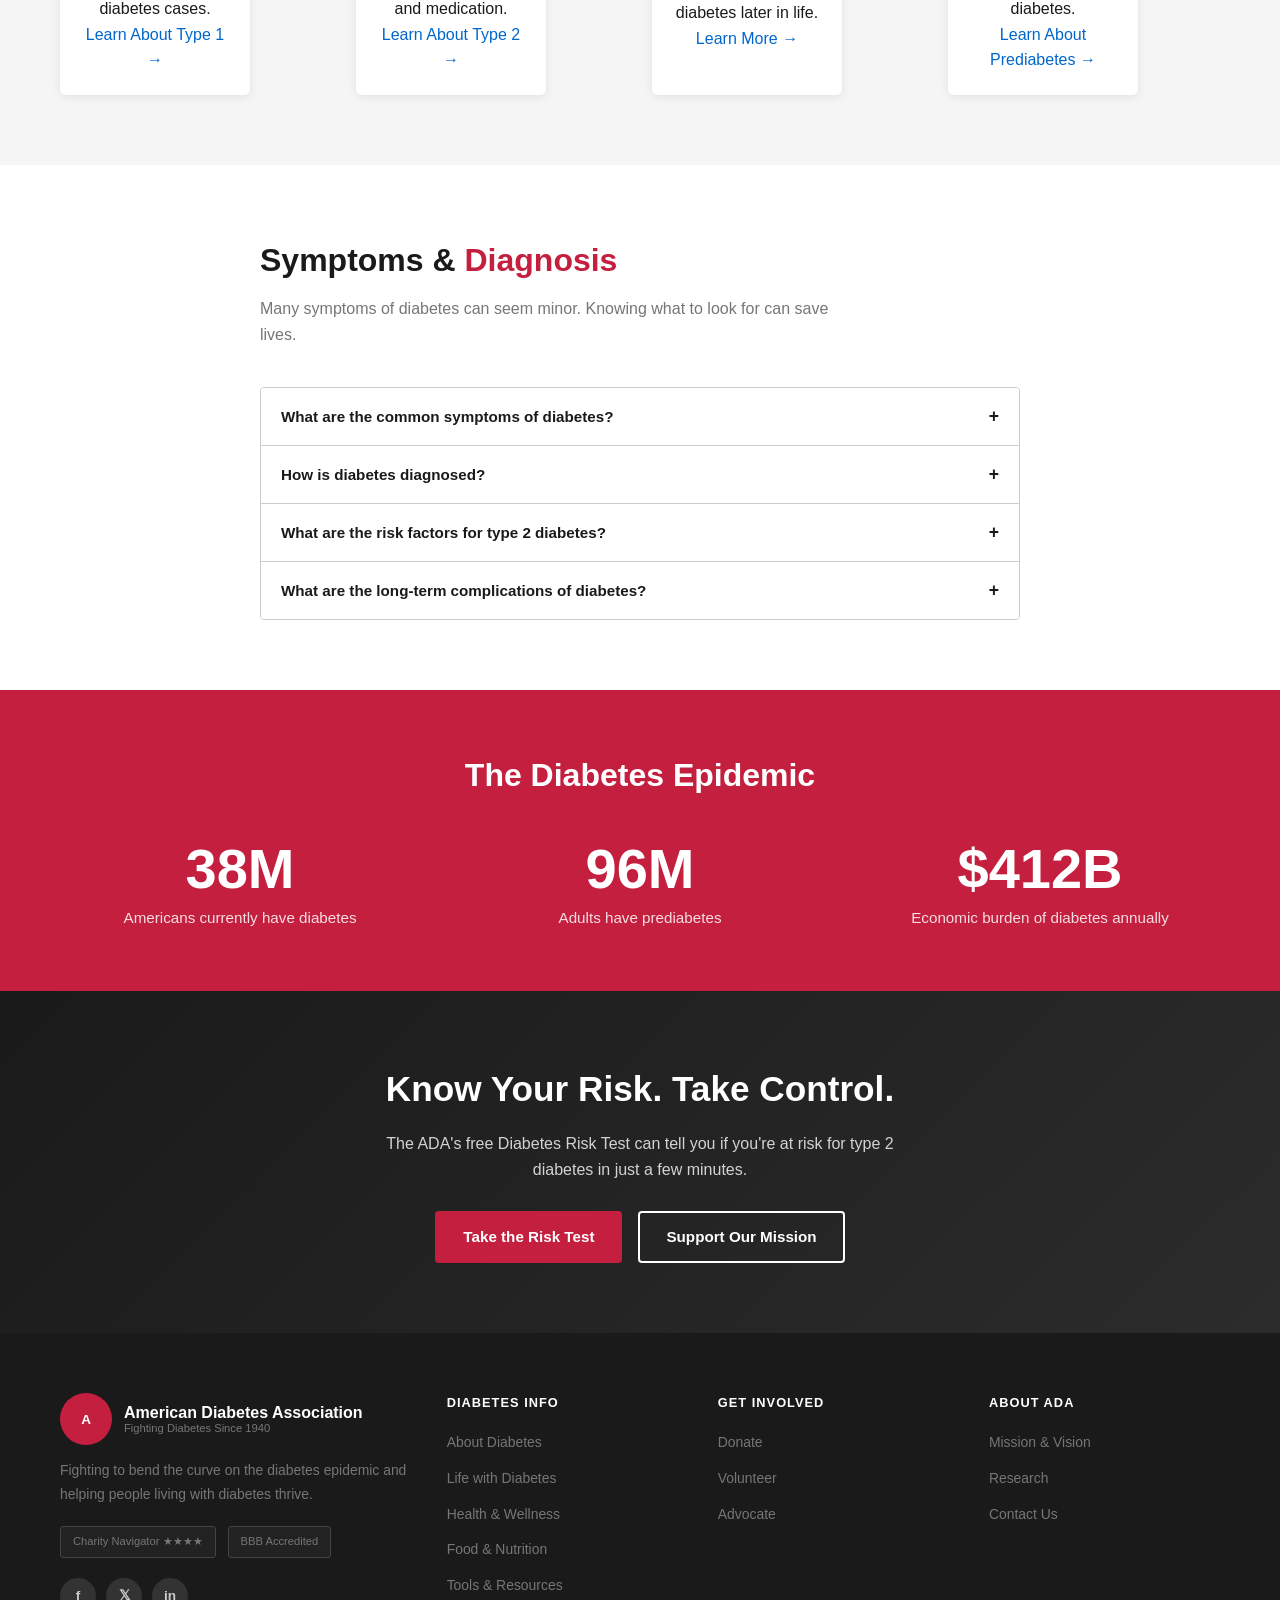
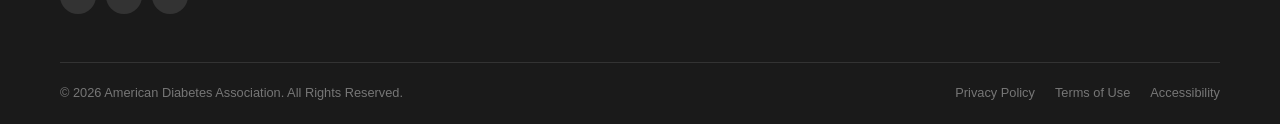
<file: about-diabetes.html>
<!DOCTYPE html>
<html lang="en">
<head>
  <meta charset="UTF-8" />
  <meta name="viewport" content="width=device-width, initial-scale=1.0" />
  <title>About Diabetes – American Diabetes Association</title>
  <link rel="stylesheet" href="styles.css" />
</head>
<body>

  <!-- TOP BAR -->
  <div class="top-bar">
    <div class="container">
      <div class="top-bar-left">
        <a href="#">Diabetes Food Hub</a>
        <a href="#">For Professionals</a>
        <a href="#">Online Store</a>
      </div>
      <div class="top-bar-right">
        <a href="#">En Español</a>
        <select class="lang-select" aria-label="Language"><option>English</option><option>Español</option></select>
        
      </div>
    </div>
  </div>

  <!-- HEADER -->
  <header class="main-header">
    <div class="container">
      <div class="header-inner">
        <a href="index.html" class="logo">
          <div class="logo-icon"><svg viewBox="0 0 40 40" fill="none"><text x="20" y="27" text-anchor="middle" fill="white" font-size="18" font-weight="900" font-family="Arial">A</text></svg></div>
          <div class="logo-text"><span class="name">American Diabetes Association</span><span class="tag">Fighting Diabetes Since 1940</span></div>
        </a>
        <div class="header-actions">
          <form class="search-form" role="search">
            <input type="search" class="search-input" placeholder="Search…" aria-label="Search" />
            <button type="submit" class="search-btn" aria-label="Submit search">
              <svg viewBox="0 0 24 24" fill="none" stroke="currentColor" stroke-width="2.5"><circle cx="11" cy="11" r="7"/><line x1="21" y1="21" x2="16.65" y2="16.65"/></svg>
            </button>
          </form>
          <a href="ways-to-contribute.html" class="btn btn-primary">Give Today</a>
          <button class="hamburger" aria-label="Open menu"><span></span><span></span><span></span></button>
        </div>
      </div>
    </div>
  </header>

  <!-- NAV -->
  <nav class="main-nav" aria-label="Primary navigation">
    <div class="container">
      <ul class="nav-list">
        <li class="nav-item" data-mega><a class="nav-link" href="about-diabetes.html">About Diabetes <span class="chevron">▾</span></a>
          <div class="mega-menu">
            <div class="mega-col"><div class="mega-col-title">Types</div><ul><li><a href="#">Type 1</a></li><li><a href="#">Type 2</a></li><li><a href="#">Gestational</a></li><li><a href="#">Prediabetes</a></li></ul></div>
            <div class="mega-col"><div class="mega-col-title">Learn</div><ul><li><a href="#">Symptoms &amp; Diagnosis</a></li><li><a href="#">Risk Factors</a></li><li><a href="#">Complications</a></li><li><a href="#">Statistics</a></li></ul></div>
          </div>
        </li>
        <li class="nav-item"><a class="nav-link" href="life-with-diabetes.html">Life with Diabetes</a></li>
        <li class="nav-item"><a class="nav-link" href="health-wellness.html">Health &amp; Wellness</a></li>
        <li class="nav-item"><a class="nav-link" href="food-nutrition.html">Food &amp; Nutrition</a></li>
        <li class="nav-item"><a class="nav-link" href="tools-resources.html">Tools &amp; Resources</a></li>
        <li class="nav-item"><a class="nav-link" href="ways-to-contribute.html">Ways to Contribute</a></li>
        <li class="nav-item"><a class="nav-link" href="advocacy.html">Advocacy</a></li>
      </ul>
    </div>
  </nav>

  <!-- PAGE HERO -->
  <section class="page-hero">
    <div class="container">
      <p class="breadcrumb"><a href="index.html">Home</a> › About Diabetes</p>
      <h1>About Diabetes</h1>
      <p>Diabetes is a complex, chronic illness requiring continuous medical care with multifactorial risk reduction strategies. Learn the facts, symptoms, and what you can do.</p>
    </div>
  </section>

  <!-- WHAT IS DIABETES -->
  <section class="section">
    <div class="container">
      <div style="display:grid;grid-template-columns:1fr 1fr;gap:48px;align-items:center;">
        <div>
          <h2 class="section-title">What Is <span>Diabetes?</span></h2>
          <p style="color:var(--gray-700);line-height:1.8;margin-bottom:16px;">Diabetes is a disease that occurs when your blood glucose, also called blood sugar, is too high. Blood glucose is your main source of energy and comes from the food you eat.</p>
          <p style="color:var(--gray-700);line-height:1.8;margin-bottom:16px;">Insulin, a hormone made by the pancreas, helps glucose from food get into your cells to be used for energy. Sometimes your body doesn't make enough — or any — insulin or doesn't use insulin well.</p>
          <p style="color:var(--gray-700);line-height:1.8;margin-bottom:24px;">Glucose then stays in your blood and doesn't reach your cells. Over time, having too much glucose in your blood can cause health problems.</p>
          <a href="#" class="btn btn-primary">Take the Diabetes Risk Test</a>
        </div>
        <div style="background:var(--gray-100);border-radius:8px;padding:36px;border-left:4px solid var(--red);">
          <h3 style="font-size:1.1rem;font-weight:800;margin-bottom:20px;color:var(--gray-900);">Key Facts</h3>
          <ul style="list-style:none;padding:0;">
            <li style="padding:12px 0;border-bottom:1px solid var(--gray-300);font-size:.93rem;color:var(--gray-700);">🩸 &nbsp; Over <strong>38 million</strong> Americans have diabetes</li>
            <li style="padding:12px 0;border-bottom:1px solid var(--gray-300);font-size:.93rem;color:var(--gray-700);">⚠️ &nbsp; 1 in 5 people with diabetes <strong>don't know</strong> they have it</li>
            <li style="padding:12px 0;border-bottom:1px solid var(--gray-300);font-size:.93rem;color:var(--gray-700);">💰 &nbsp; Diabetes costs the US <strong>$412 billion</strong> annually</li>
            <li style="padding:12px 0;font-size:.93rem;color:var(--gray-700);">💊 &nbsp; Diabetes is the <strong>8th leading</strong> cause of death in the US</li>
          </ul>
        </div>
      </div>
    </div>
  </section>

  <!-- TYPES -->
  <section class="section section-alt">
    <div class="container">
      <div class="section-header center">
        <h2 class="section-title">Types of <span>Diabetes</span></h2>
        <p class="section-sub">There are several types of diabetes. The most common are type 1, type 2, and gestational diabetes.</p>
      </div>
      <div style="display:grid;grid-template-columns:repeat(auto-fill,minmax(260px,1fr));gap:24px;">
        <div class="topic-card">
          <div class="icon">💉</div>
          <h3>Type 1 Diabetes</h3>
          <p>An autoimmune disease where the body doesn't produce insulin. Requires insulin therapy to survive. Accounts for ~5–10% of all diabetes cases.</p>
          <a href="#">Learn About Type 1 →</a>
        </div>
        <div class="topic-card">
          <div class="icon">🩺</div>
          <h3>Type 2 Diabetes</h3>
          <p>The body doesn't use insulin well. Most common form — about 90–95% of all diabetes cases. Can often be managed with lifestyle changes and medication.</p>
          <a href="#">Learn About Type 2 →</a>
        </div>
        <div class="topic-card">
          <div class="icon">🤰</div>
          <h3>Gestational Diabetes</h3>
          <p>Develops in pregnant women who have never had diabetes. Usually resolves after birth but increases risk for type 2 diabetes later in life.</p>
          <a href="#">Learn More →</a>
        </div>
        <div class="topic-card">
          <div class="icon">⚠️</div>
          <h3>Prediabetes</h3>
          <p>Blood sugar is higher than normal but not high enough for a diabetes diagnosis. Without action, prediabetes often progresses to type 2 diabetes.</p>
          <a href="#">Learn About Prediabetes →</a>
        </div>
      </div>
    </div>
  </section>

  <!-- SYMPTOMS FAQ -->
  <section class="section">
    <div class="container" style="max-width:800px;">
      <div class="section-header">
        <h2 class="section-title">Symptoms &amp; <span>Diagnosis</span></h2>
        <p class="section-sub">Many symptoms of diabetes can seem minor. Knowing what to look for can save lives.</p>
      </div>
      <div class="accordion">
        <div class="accordion-item">
          <button class="accordion-btn">What are the common symptoms of diabetes? <span class="acc-icon">+</span></button>
          <div class="accordion-body">
            <p>Common symptoms include: frequent urination, increased thirst, unexplained weight loss, extreme fatigue, blurry vision, slow-healing cuts or bruises, tingling or numbness in hands or feet, and recurring infections. Some people with type 2 diabetes have no noticeable symptoms.</p>
          </div>
        </div>
        <div class="accordion-item">
          <button class="accordion-btn">How is diabetes diagnosed? <span class="acc-icon">+</span></button>
          <div class="accordion-body">
            <p>Diabetes is diagnosed through blood tests including: the Fasting Plasma Glucose (FPG) test, the A1C test (measures average blood sugar over 2–3 months), the Oral Glucose Tolerance Test (OGTT), and the Random Plasma Glucose test. Your doctor will typically confirm a diagnosis with a second test on a different day.</p>
          </div>
        </div>
        <div class="accordion-item">
          <button class="accordion-btn">What are the risk factors for type 2 diabetes? <span class="acc-icon">+</span></button>
          <div class="accordion-body">
            <p>Risk factors include being overweight or obese, being 45 years or older, having a parent or sibling with type 2 diabetes, being physically active fewer than 3 times per week, having had gestational diabetes, or being of African American, Hispanic/Latino, American Indian, or Alaska Native descent.</p>
          </div>
        </div>
        <div class="accordion-item">
          <button class="accordion-btn">What are the long-term complications of diabetes? <span class="acc-icon">+</span></button>
          <div class="accordion-body">
            <p>Unmanaged diabetes can lead to serious complications over time, including heart disease and stroke, kidney disease (nephropathy), eye damage (retinopathy) leading to blindness, nerve damage (neuropathy), foot problems that can lead to amputation, and dental disease. However, these complications can often be prevented or delayed with proper management.</p>
          </div>
        </div>
      </div>
    </div>
  </section>

  <!-- STATS BAND -->
  <section class="stats-band">
    <div class="container">
      <div class="section-header center"><h2 class="section-title" style="color:#fff">The Diabetes Epidemic</h2></div>
      <div class="stats-grid">
        <div class="stat-item"><span class="stat-number">38M</span><span class="stat-label">Americans currently have diabetes</span></div>
        <div class="stat-item"><span class="stat-number">96M</span><span class="stat-label">Adults have prediabetes</span></div>
        <div class="stat-item"><span class="stat-number">$412B</span><span class="stat-label">Economic burden of diabetes annually</span></div>
      </div>
    </div>
  </section>

  <!-- CTA -->
  <section class="cta-band">
    <div class="container">
      <h2>Know Your Risk. Take Control.</h2>
      <p>The ADA's free Diabetes Risk Test can tell you if you're at risk for type 2 diabetes in just a few minutes.</p>
      <div class="cta-btns">
        <a href="tools-resources.html" class="btn btn-primary">Take the Risk Test</a>
        <a href="ways-to-contribute.html" class="btn btn-outline">Support Our Mission</a>
      </div>
    </div>
  </section>

  <!-- FOOTER -->
  <footer class="site-footer">
    <div class="container">
      <div class="footer-grid">
        <div class="footer-brand">
          <a href="index.html" class="logo">
            <div class="logo-icon"><svg viewBox="0 0 40 40" fill="none"><text x="20" y="27" text-anchor="middle" fill="white" font-size="18" font-weight="900" font-family="Arial">A</text></svg></div>
            <div class="logo-text"><span class="name">American Diabetes Association</span><span class="tag">Fighting Diabetes Since 1940</span></div>
          </a>
          <p>Fighting to bend the curve on the diabetes epidemic and helping people living with diabetes thrive.</p>
          <div class="trust-badges"><span class="badge">Charity Navigator ★★★★</span><span class="badge">BBB Accredited</span></div>
          <div class="footer-social"><a href="#" class="social-link">f</a><a href="#" class="social-link">𝕏</a><a href="#" class="social-link">in</a></div>
        </div>
        <div class="footer-col"><h4>Diabetes Info</h4><ul><li><a href="about-diabetes.html">About Diabetes</a></li><li><a href="life-with-diabetes.html">Life with Diabetes</a></li><li><a href="health-wellness.html">Health &amp; Wellness</a></li><li><a href="food-nutrition.html">Food &amp; Nutrition</a></li><li><a href="tools-resources.html">Tools &amp; Resources</a></li></ul></div>
        <div class="footer-col"><h4>Get Involved</h4><ul><li><a href="ways-to-contribute.html">Donate</a></li><li><a href="ways-to-contribute.html">Volunteer</a></li><li><a href="advocacy.html">Advocate</a></li></ul></div>
        <div class="footer-col"><h4>About ADA</h4><ul><li><a href="#">Mission &amp; Vision</a></li><li><a href="#">Research</a></li><li><a href="#">Contact Us</a></li></ul></div>
      </div>
      <div class="footer-bottom">
        <p>© 2026 American Diabetes Association. All Rights Reserved.</p>
        <div class="footer-bottom-links"><a href="#">Privacy Policy</a><a href="#">Terms of Use</a><a href="#">Accessibility</a></div>
      </div>
    </div>
  </footer>

  <script src="script.js"></script>
</body>
</html>
</file>
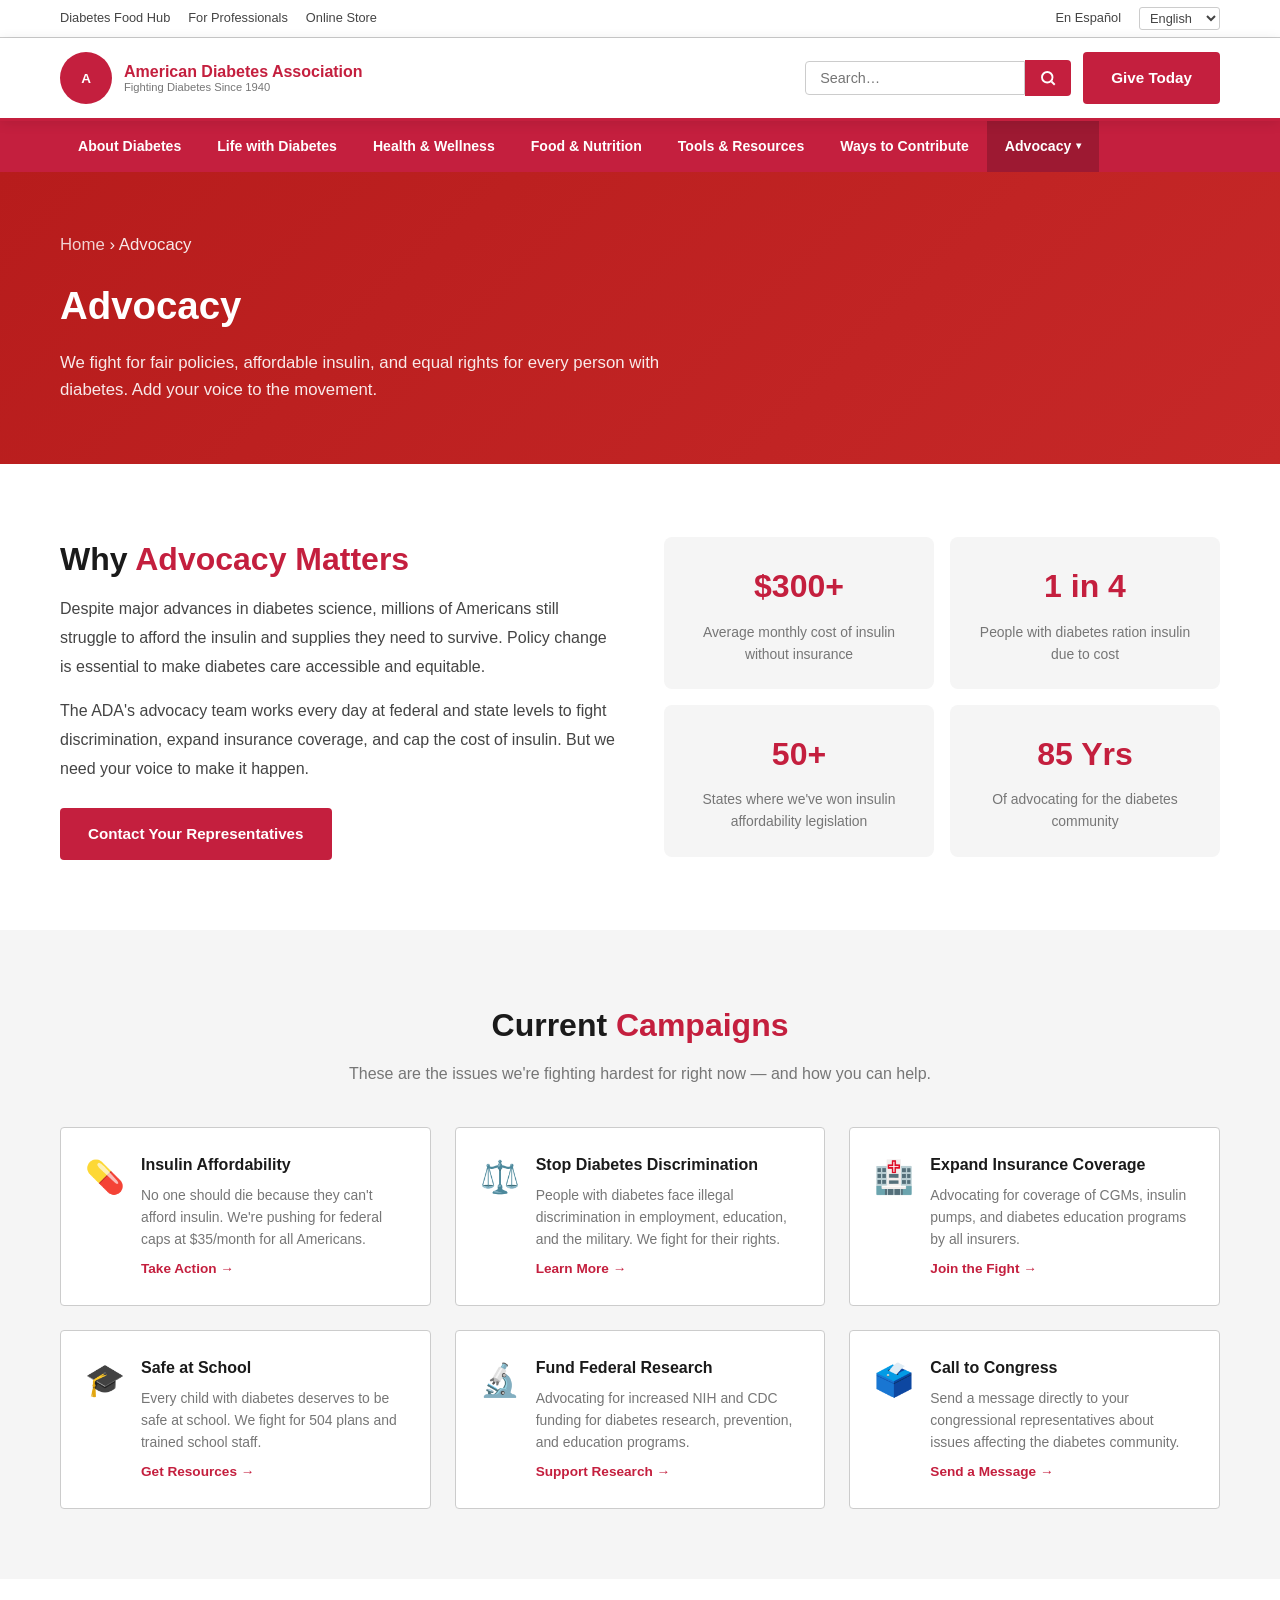
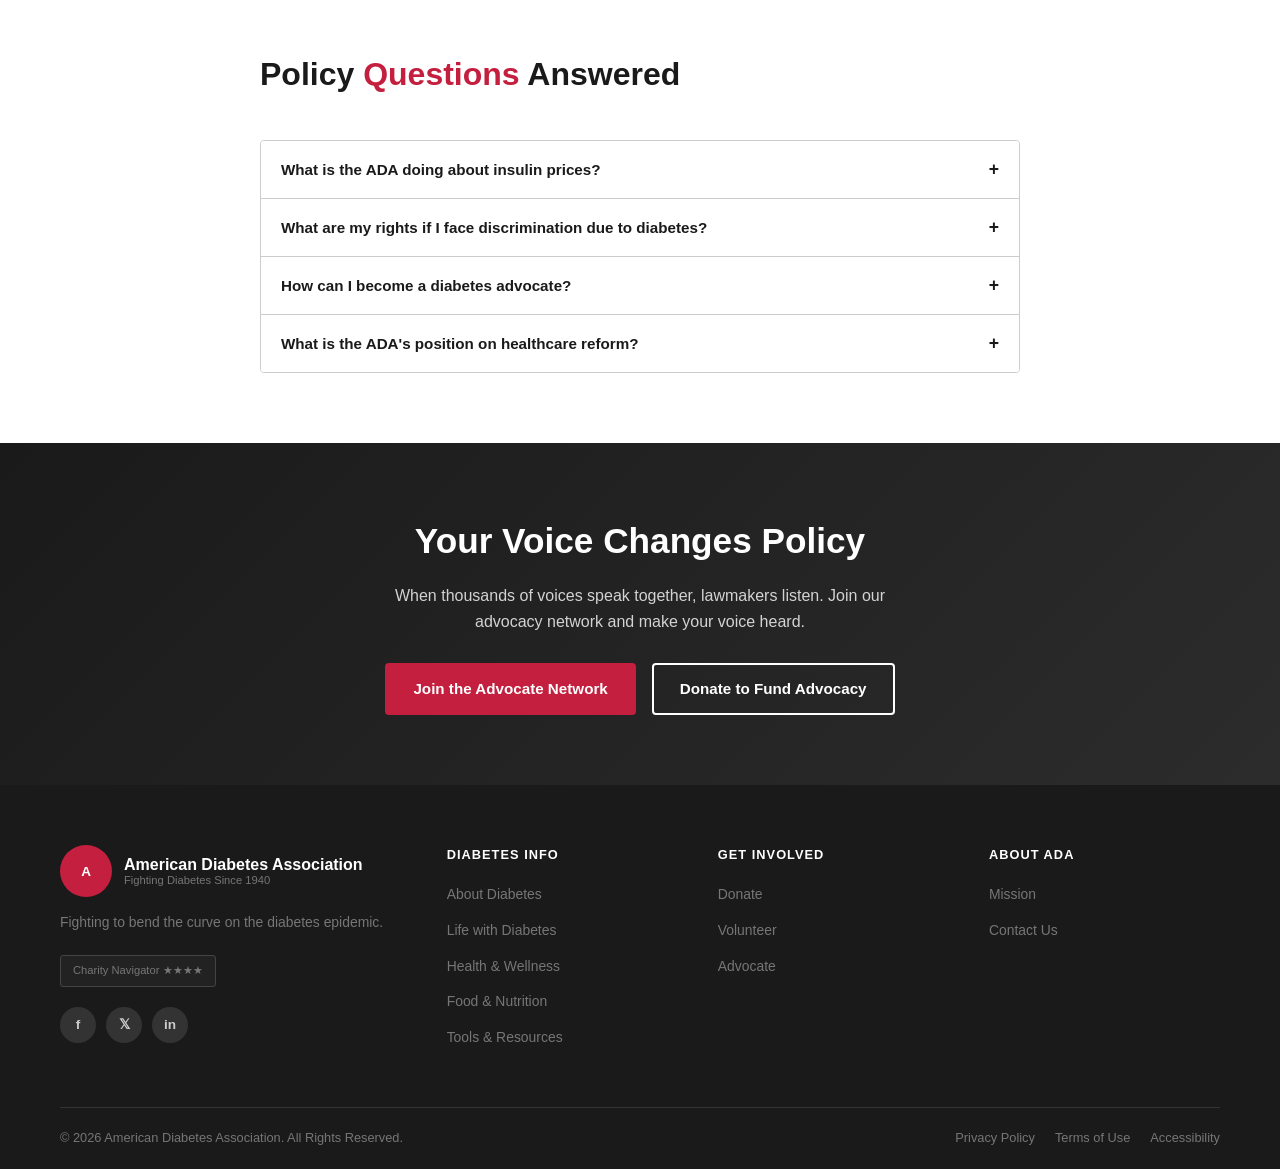
<file: advocacy.html>
<!DOCTYPE html>
<html lang="en">
<head>
  <meta charset="UTF-8" />
  <meta name="viewport" content="width=device-width, initial-scale=1.0" />
  <title>Advocacy – American Diabetes Association</title>
  <link rel="stylesheet" href="styles.css" />
</head>
<body>

  <!-- TOP BAR -->
  <div class="top-bar">
    <div class="container">
      <div class="top-bar-left"><a href="#">Diabetes Food Hub</a><a href="#">For Professionals</a><a href="#">Online Store</a></div>
      <div class="top-bar-right"><a href="#">En Español</a><select class="lang-select" aria-label="Language"><option>English</option><option>Español</option></select></div>
    </div>
  </div>

  <!-- HEADER -->
  <header class="main-header">
    <div class="container">
      <div class="header-inner">
        <a href="index.html" class="logo">
          <div class="logo-icon"><svg viewBox="0 0 40 40" fill="none"><text x="20" y="27" text-anchor="middle" fill="white" font-size="18" font-weight="900" font-family="Arial">A</text></svg></div>
          <div class="logo-text"><span class="name">American Diabetes Association</span><span class="tag">Fighting Diabetes Since 1940</span></div>
        </a>
        <div class="header-actions">
          <form class="search-form" role="search"><input type="search" class="search-input" placeholder="Search…" aria-label="Search" /><button type="submit" class="search-btn" aria-label="Submit search"><svg viewBox="0 0 24 24" fill="none" stroke="currentColor" stroke-width="2.5"><circle cx="11" cy="11" r="7"/><line x1="21" y1="21" x2="16.65" y2="16.65"/></svg></button></form>
          <a href="ways-to-contribute.html" class="btn btn-primary">Give Today</a>
          <button class="hamburger" aria-label="Open menu"><span></span><span></span><span></span></button>
        </div>
      </div>
    </div>
  </header>

  <!-- NAV -->
  <nav class="main-nav" aria-label="Primary navigation">
    <div class="container">
      <ul class="nav-list">
        <li class="nav-item"><a class="nav-link" href="about-diabetes.html">About Diabetes</a></li>
        <li class="nav-item"><a class="nav-link" href="life-with-diabetes.html">Life with Diabetes</a></li>
        <li class="nav-item"><a class="nav-link" href="health-wellness.html">Health &amp; Wellness</a></li>
        <li class="nav-item"><a class="nav-link" href="food-nutrition.html">Food &amp; Nutrition</a></li>
        <li class="nav-item"><a class="nav-link" href="tools-resources.html">Tools &amp; Resources</a></li>
        <li class="nav-item"><a class="nav-link" href="ways-to-contribute.html">Ways to Contribute</a></li>
        <li class="nav-item" data-mega><a class="nav-link" href="advocacy.html">Advocacy <span class="chevron">▾</span></a>
          <div class="mega-menu">
            <div class="mega-col"><div class="mega-col-title">Take Action</div><ul><li><a href="#">Insulin Affordability</a></li><li><a href="#">Discrimination &amp; Rights</a></li><li><a href="#">Insurance Coverage</a></li><li><a href="#">Current Campaigns</a></li></ul></div>
            <div class="mega-col"><div class="mega-col-title">Policy</div><ul><li><a href="#">Federal Legislation</a></li><li><a href="#">State Legislation</a></li><li><a href="#">Call to Congress</a></li></ul></div>
          </div>
        </li>
      </ul>
    </div>
  </nav>

  <!-- PAGE HERO -->
  <section class="page-hero" style="background:linear-gradient(135deg,#b71c1c,#c62828);">
    <div class="container">
      <p class="breadcrumb"><a href="index.html">Home</a> › Advocacy</p>
      <h1>Advocacy</h1>
      <p>We fight for fair policies, affordable insulin, and equal rights for every person with diabetes. Add your voice to the movement.</p>
    </div>
  </section>

  <!-- WHY ADVOCACY -->
  <section class="section">
    <div class="container">
      <div style="display:grid;grid-template-columns:1fr 1fr;gap:48px;align-items:center;">
        <div>
          <h2 class="section-title">Why <span>Advocacy Matters</span></h2>
          <p style="color:var(--gray-700);line-height:1.8;margin-bottom:16px;">Despite major advances in diabetes science, millions of Americans still struggle to afford the insulin and supplies they need to survive. Policy change is essential to make diabetes care accessible and equitable.</p>
          <p style="color:var(--gray-700);line-height:1.8;margin-bottom:24px;">The ADA's advocacy team works every day at federal and state levels to fight discrimination, expand insurance coverage, and cap the cost of insulin. But we need your voice to make it happen.</p>
          <a href="#" class="btn btn-primary">Contact Your Representatives</a>
        </div>
        <div style="display:grid;grid-template-columns:1fr 1fr;gap:16px;">
          <div style="background:var(--gray-100);border-radius:8px;padding:24px;text-align:center;">
            <div style="font-size:2rem;font-weight:900;color:var(--red);display:block;margin-bottom:8px;">$300+</div>
            <div style="font-size:.87rem;color:var(--gray-500);">Average monthly cost of insulin without insurance</div>
          </div>
          <div style="background:var(--gray-100);border-radius:8px;padding:24px;text-align:center;">
            <div style="font-size:2rem;font-weight:900;color:var(--red);display:block;margin-bottom:8px;">1 in 4</div>
            <div style="font-size:.87rem;color:var(--gray-500);">People with diabetes ration insulin due to cost</div>
          </div>
          <div style="background:var(--gray-100);border-radius:8px;padding:24px;text-align:center;">
            <div style="font-size:2rem;font-weight:900;color:var(--red);display:block;margin-bottom:8px;">50+</div>
            <div style="font-size:.87rem;color:var(--gray-500);">States where we've won insulin affordability legislation</div>
          </div>
          <div style="background:var(--gray-100);border-radius:8px;padding:24px;text-align:center;">
            <div style="font-size:2rem;font-weight:900;color:var(--red);display:block;margin-bottom:8px;">85 Yrs</div>
            <div style="font-size:.87rem;color:var(--gray-500);">Of advocating for the diabetes community</div>
          </div>
        </div>
      </div>
    </div>
  </section>

  <!-- CAMPAIGNS -->
  <section class="section section-alt">
    <div class="container">
      <div class="section-header center">
        <h2 class="section-title">Current <span>Campaigns</span></h2>
        <p class="section-sub">These are the issues we're fighting hardest for right now — and how you can help.</p>
      </div>
      <div class="tools-grid">
        <div class="tool-card">
          <div class="tool-icon">💊</div>
          <div>
            <h4>Insulin Affordability</h4>
            <p>No one should die because they can't afford insulin. We're pushing for federal caps at $35/month for all Americans.</p>
            <a href="#">Take Action →</a>
          </div>
        </div>
        <div class="tool-card">
          <div class="tool-icon">⚖️</div>
          <div>
            <h4>Stop Diabetes Discrimination</h4>
            <p>People with diabetes face illegal discrimination in employment, education, and the military. We fight for their rights.</p>
            <a href="#">Learn More →</a>
          </div>
        </div>
        <div class="tool-card">
          <div class="tool-icon">🏥</div>
          <div>
            <h4>Expand Insurance Coverage</h4>
            <p>Advocating for coverage of CGMs, insulin pumps, and diabetes education programs by all insurers.</p>
            <a href="#">Join the Fight →</a>
          </div>
        </div>
        <div class="tool-card">
          <div class="tool-icon">🎓</div>
          <div>
            <h4>Safe at School</h4>
            <p>Every child with diabetes deserves to be safe at school. We fight for 504 plans and trained school staff.</p>
            <a href="#">Get Resources →</a>
          </div>
        </div>
        <div class="tool-card">
          <div class="tool-icon">🔬</div>
          <div>
            <h4>Fund Federal Research</h4>
            <p>Advocating for increased NIH and CDC funding for diabetes research, prevention, and education programs.</p>
            <a href="#">Support Research →</a>
          </div>
        </div>
        <div class="tool-card">
          <div class="tool-icon">🗳️</div>
          <div>
            <h4>Call to Congress</h4>
            <p>Send a message directly to your congressional representatives about issues affecting the diabetes community.</p>
            <a href="#">Send a Message →</a>
          </div>
        </div>
      </div>
    </div>
  </section>

  <!-- POLICY FAQ -->
  <section class="section">
    <div class="container" style="max-width:800px;">
      <div class="section-header">
        <h2 class="section-title">Policy <span>Questions</span> Answered</h2>
      </div>
      <div class="accordion">
        <div class="accordion-item">
          <button class="accordion-btn">What is the ADA doing about insulin prices? <span class="acc-icon">+</span></button>
          <div class="accordion-body"><p>The ADA has been the leading advocacy voice on insulin affordability for years. We championed the $35/month insulin cap for Medicare beneficiaries and continue to push for an equivalent cap for all Americans with commercial insurance. We've also worked state by state to pass emergency insulin access laws in over 24 states.</p></div>
        </div>
        <div class="accordion-item">
          <button class="accordion-btn">What are my rights if I face discrimination due to diabetes? <span class="acc-icon">+</span></button>
          <div class="accordion-body"><p>The Americans with Disabilities Act (ADA), Section 504 of the Rehabilitation Act, and other federal laws protect people with diabetes from discrimination in employment, school, and other settings. The American Diabetes Association provides free legal resources and, in some cases, legal advocacy through our Legal Advocacy Program.</p></div>
        </div>
        <div class="accordion-item">
          <button class="accordion-btn">How can I become a diabetes advocate? <span class="acc-icon">+</span></button>
          <div class="accordion-body"><p>You can start by signing up for our advocacy alerts to stay informed about key issues and take action when it matters most. You can also contact your elected officials, share your personal diabetes story, participate in our annual Call to Congress event, or become a trained community advocate through our Advocate Network program.</p></div>
        </div>
        <div class="accordion-item">
          <button class="accordion-btn">What is the ADA's position on healthcare reform? <span class="acc-icon">+</span></button>
          <div class="accordion-body"><p>The ADA supports healthcare coverage for all people with diabetes, including affordable access to insulin, CGMs, insulin pumps, diabetes self-management education, and medical nutrition therapy. We believe access to diabetes care should not depend on where you live, how much you earn, or what insurance you carry.</p></div>
        </div>
      </div>
    </div>
  </section>

  <!-- CTA -->
  <section class="cta-band">
    <div class="container">
      <h2>Your Voice Changes Policy</h2>
      <p>When thousands of voices speak together, lawmakers listen. Join our advocacy network and make your voice heard.</p>
      <div class="cta-btns">
        <a href="#" class="btn btn-primary">Join the Advocate Network</a>
        <a href="ways-to-contribute.html" class="btn btn-outline">Donate to Fund Advocacy</a>
      </div>
    </div>
  </section>

  <!-- FOOTER -->
  <footer class="site-footer">
    <div class="container">
      <div class="footer-grid">
        <div class="footer-brand"><a href="index.html" class="logo"><div class="logo-icon"><svg viewBox="0 0 40 40" fill="none"><text x="20" y="27" text-anchor="middle" fill="white" font-size="18" font-weight="900" font-family="Arial">A</text></svg></div><div class="logo-text"><span class="name">American Diabetes Association</span><span class="tag">Fighting Diabetes Since 1940</span></div></a><p>Fighting to bend the curve on the diabetes epidemic.</p><div class="trust-badges"><span class="badge">Charity Navigator ★★★★</span></div><div class="footer-social"><a href="#" class="social-link">f</a><a href="#" class="social-link">𝕏</a><a href="#" class="social-link">in</a></div></div>
        <div class="footer-col"><h4>Diabetes Info</h4><ul><li><a href="about-diabetes.html">About Diabetes</a></li><li><a href="life-with-diabetes.html">Life with Diabetes</a></li><li><a href="health-wellness.html">Health &amp; Wellness</a></li><li><a href="food-nutrition.html">Food &amp; Nutrition</a></li><li><a href="tools-resources.html">Tools &amp; Resources</a></li></ul></div>
        <div class="footer-col"><h4>Get Involved</h4><ul><li><a href="ways-to-contribute.html">Donate</a></li><li><a href="ways-to-contribute.html">Volunteer</a></li><li><a href="advocacy.html">Advocate</a></li></ul></div>
        <div class="footer-col"><h4>About ADA</h4><ul><li><a href="#">Mission</a></li><li><a href="#">Contact Us</a></li></ul></div>
      </div>
      <div class="footer-bottom"><p>© 2026 American Diabetes Association. All Rights Reserved.</p><div class="footer-bottom-links"><a href="#">Privacy Policy</a><a href="#">Terms of Use</a><a href="#">Accessibility</a></div></div>
    </div>
  </footer>

  <script src="script.js"></script>
</body>
</html>
</file>
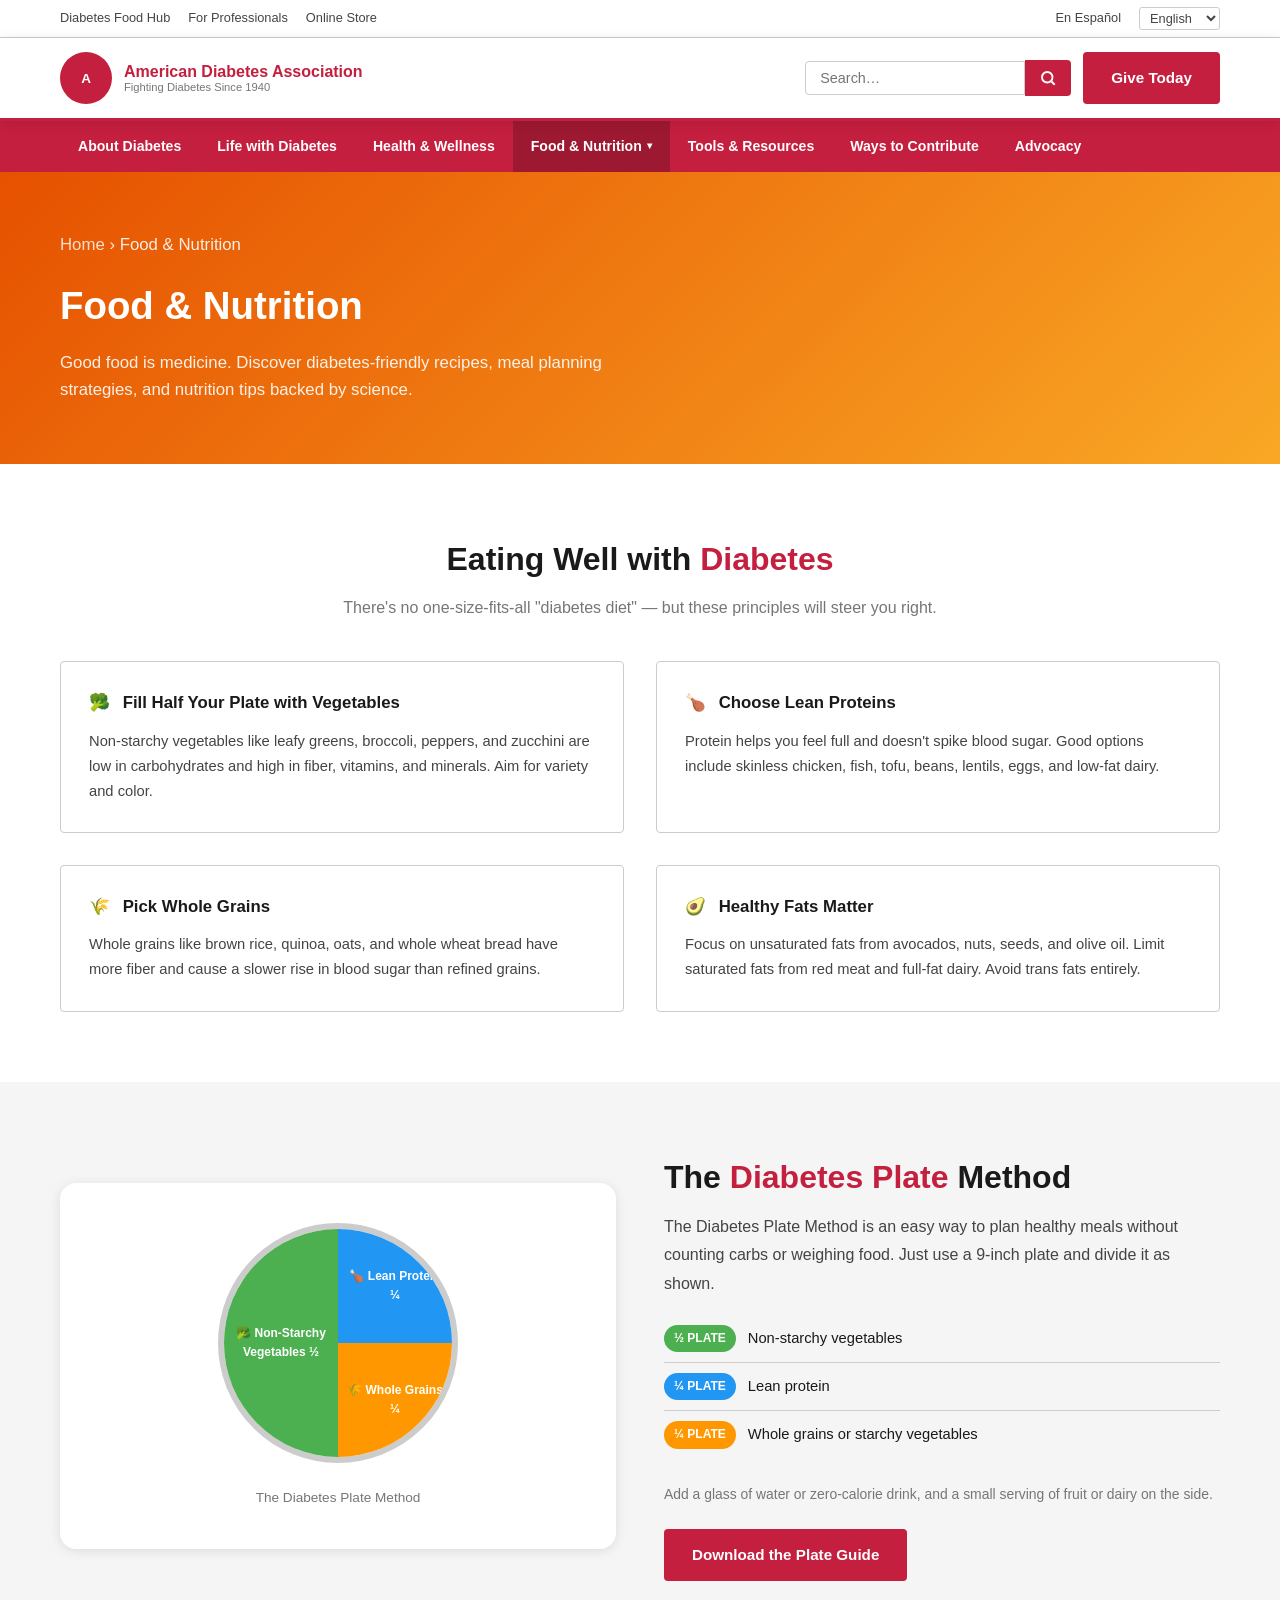
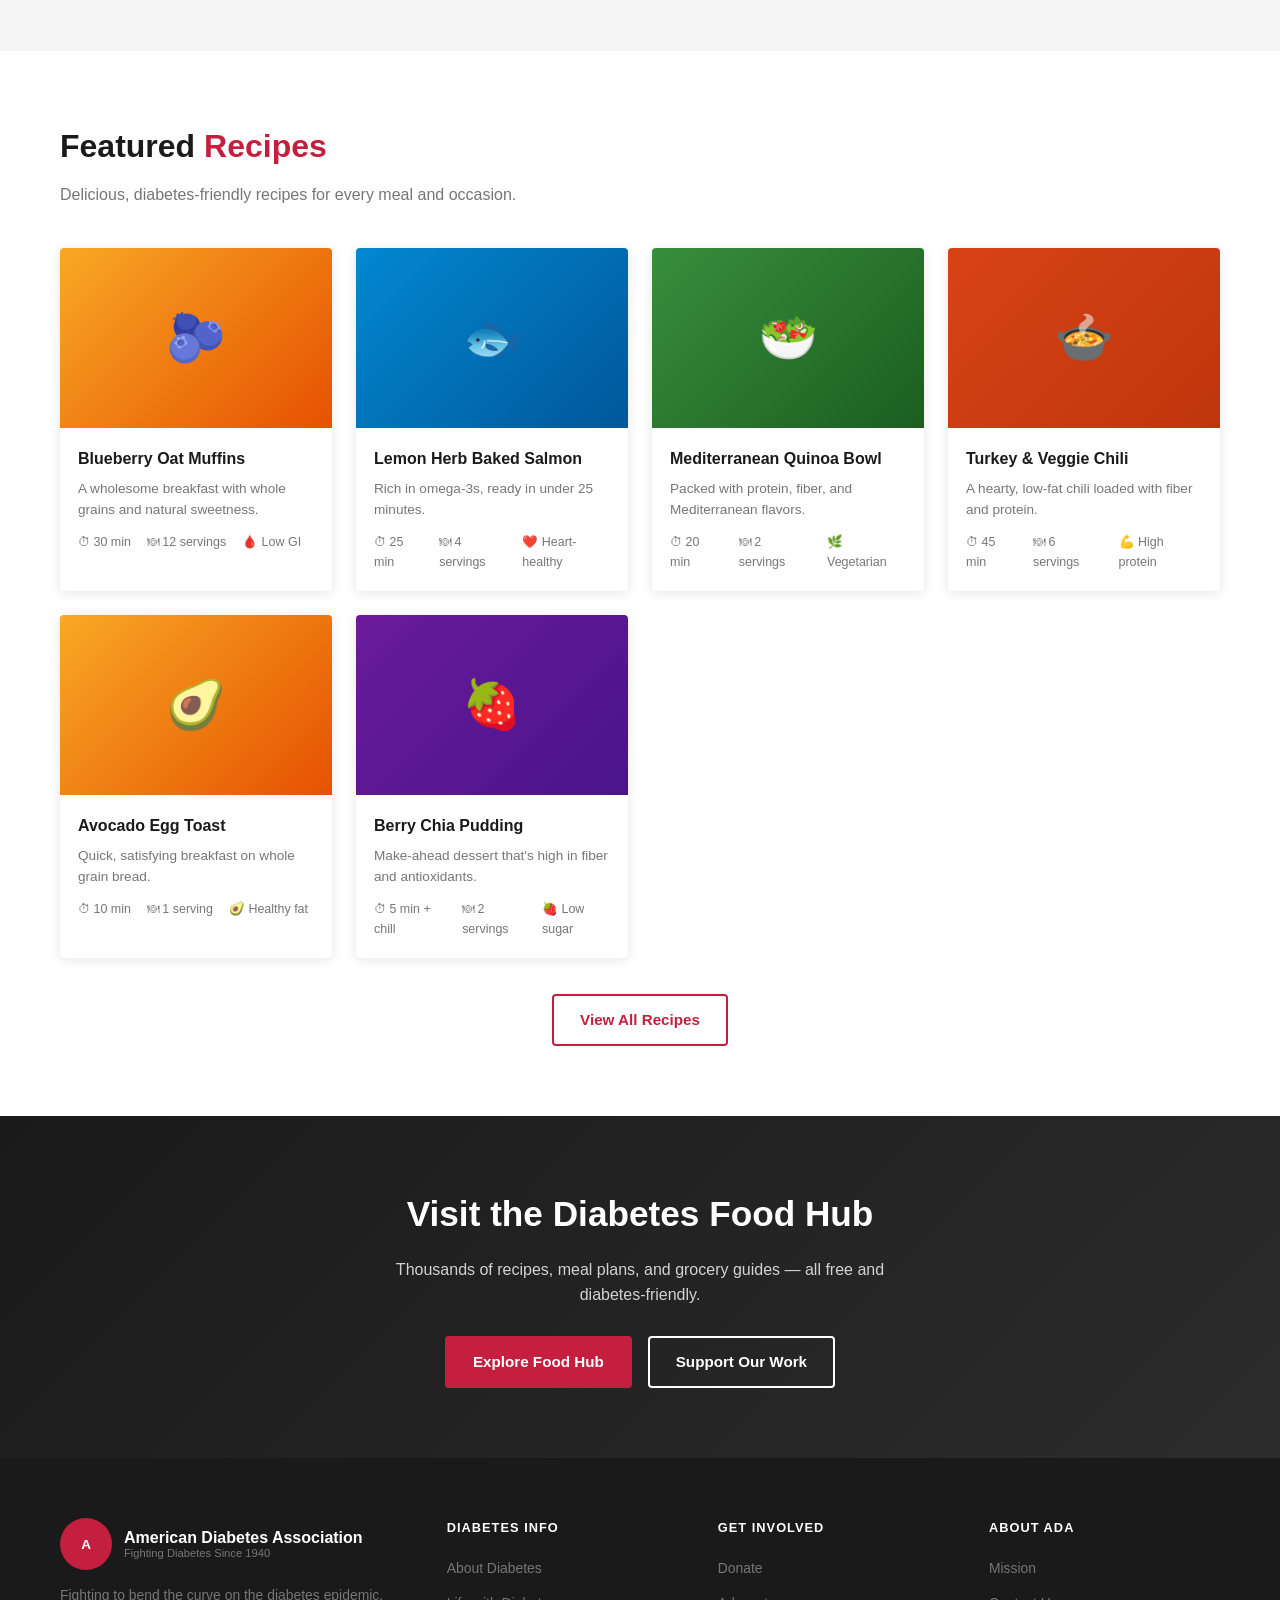
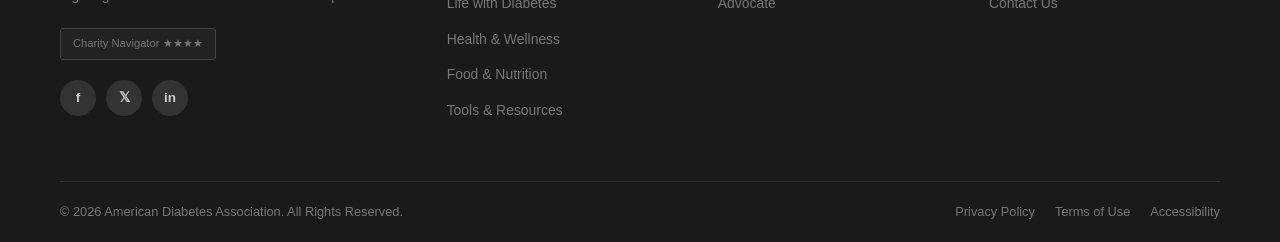
<file: food-nutrition.html>
<!DOCTYPE html>
<html lang="en">
<head>
  <meta charset="UTF-8" />
  <meta name="viewport" content="width=device-width, initial-scale=1.0" />
  <title>Food &amp; Nutrition – American Diabetes Association</title>
  <link rel="stylesheet" href="styles.css" />
</head>
<body>

  <!-- TOP BAR -->
  <div class="top-bar">
    <div class="container">
      <div class="top-bar-left"><a href="#">Diabetes Food Hub</a><a href="#">For Professionals</a><a href="#">Online Store</a></div>
      <div class="top-bar-right"><a href="#">En Español</a><select class="lang-select" aria-label="Language"><option>English</option><option>Español</option></select></div>
    </div>
  </div>

  <!-- HEADER -->
  <header class="main-header">
    <div class="container">
      <div class="header-inner">
        <a href="index.html" class="logo">
          <div class="logo-icon"><svg viewBox="0 0 40 40" fill="none"><text x="20" y="27" text-anchor="middle" fill="white" font-size="18" font-weight="900" font-family="Arial">A</text></svg></div>
          <div class="logo-text"><span class="name">American Diabetes Association</span><span class="tag">Fighting Diabetes Since 1940</span></div>
        </a>
        <div class="header-actions">
          <form class="search-form" role="search"><input type="search" class="search-input" placeholder="Search…" aria-label="Search" /><button type="submit" class="search-btn" aria-label="Submit search"><svg viewBox="0 0 24 24" fill="none" stroke="currentColor" stroke-width="2.5"><circle cx="11" cy="11" r="7"/><line x1="21" y1="21" x2="16.65" y2="16.65"/></svg></button></form>
          <a href="ways-to-contribute.html" class="btn btn-primary">Give Today</a>
          <button class="hamburger" aria-label="Open menu"><span></span><span></span><span></span></button>
        </div>
      </div>
    </div>
  </header>

  <!-- NAV -->
  <nav class="main-nav" aria-label="Primary navigation">
    <div class="container">
      <ul class="nav-list">
        <li class="nav-item"><a class="nav-link" href="about-diabetes.html">About Diabetes</a></li>
        <li class="nav-item"><a class="nav-link" href="life-with-diabetes.html">Life with Diabetes</a></li>
        <li class="nav-item"><a class="nav-link" href="health-wellness.html">Health &amp; Wellness</a></li>
        <li class="nav-item" data-mega><a class="nav-link" href="food-nutrition.html">Food &amp; Nutrition <span class="chevron">▾</span></a>
          <div class="mega-menu">
            <div class="mega-col"><div class="mega-col-title">Eating Well</div><ul><li><a href="#">Eating Healthy</a></li><li><a href="#">Meal Planning</a></li><li><a href="#">Carb Counting</a></li><li><a href="#">Glycemic Index</a></li></ul></div>
            <div class="mega-col"><div class="mega-col-title">Recipes</div><ul><li><a href="#">All Recipes</a></li><li><a href="#">Breakfast</a></li><li><a href="#">Lunch &amp; Dinner</a></li><li><a href="#">Snacks</a></li></ul></div>
          </div>
        </li>
        <li class="nav-item"><a class="nav-link" href="tools-resources.html">Tools &amp; Resources</a></li>
        <li class="nav-item"><a class="nav-link" href="ways-to-contribute.html">Ways to Contribute</a></li>
        <li class="nav-item"><a class="nav-link" href="advocacy.html">Advocacy</a></li>
      </ul>
    </div>
  </nav>

  <!-- PAGE HERO -->
  <section class="page-hero" style="background:linear-gradient(135deg,#e65100,#f9a825);">
    <div class="container">
      <p class="breadcrumb"><a href="index.html">Home</a> › Food &amp; Nutrition</p>
      <h1>Food &amp; Nutrition</h1>
      <p>Good food is medicine. Discover diabetes-friendly recipes, meal planning strategies, and nutrition tips backed by science.</p>
    </div>
  </section>

  <!-- EATING TIPS -->
  <section class="section">
    <div class="container">
      <div class="section-header center">
        <h2 class="section-title">Eating Well with <span>Diabetes</span></h2>
        <p class="section-sub">There's no one-size-fits-all "diabetes diet" — but these principles will steer you right.</p>
      </div>
      <div class="info-grid">
        <div class="info-block">
          <h3><span class="ico">🥦</span> Fill Half Your Plate with Vegetables</h3>
          <p>Non-starchy vegetables like leafy greens, broccoli, peppers, and zucchini are low in carbohydrates and high in fiber, vitamins, and minerals. Aim for variety and color.</p>
        </div>
        <div class="info-block">
          <h3><span class="ico">🍗</span> Choose Lean Proteins</h3>
          <p>Protein helps you feel full and doesn't spike blood sugar. Good options include skinless chicken, fish, tofu, beans, lentils, eggs, and low-fat dairy.</p>
        </div>
        <div class="info-block">
          <h3><span class="ico">🌾</span> Pick Whole Grains</h3>
          <p>Whole grains like brown rice, quinoa, oats, and whole wheat bread have more fiber and cause a slower rise in blood sugar than refined grains.</p>
        </div>
        <div class="info-block">
          <h3><span class="ico">🥑</span> Healthy Fats Matter</h3>
          <p>Focus on unsaturated fats from avocados, nuts, seeds, and olive oil. Limit saturated fats from red meat and full-fat dairy. Avoid trans fats entirely.</p>
        </div>
      </div>
    </div>
  </section>

  <!-- THE PLATE METHOD -->
  <section class="section section-alt">
    <div class="container">
      <div style="display:grid;grid-template-columns:1fr 1fr;gap:48px;align-items:center;">
        <div style="background:var(--white);border-radius:16px;padding:40px;box-shadow:var(--shadow);text-align:center;">
          <div style="width:240px;height:240px;border-radius:50%;margin:0 auto 24px;overflow:hidden;border:6px solid var(--gray-300);position:relative;">
            <div style="position:absolute;top:0;left:0;width:50%;height:100%;background:#4caf50;display:flex;align-items:center;justify-content:center;color:white;font-size:.75rem;font-weight:700;padding:8px;">🥦 Non-Starchy Vegetables ½</div>
            <div style="position:absolute;top:0;right:0;width:50%;height:50%;background:#2196f3;display:flex;align-items:center;justify-content:center;color:white;font-size:.75rem;font-weight:700;padding:8px;">🍗 Lean Protein ¼</div>
            <div style="position:absolute;bottom:0;right:0;width:50%;height:50%;background:#ff9800;display:flex;align-items:center;justify-content:center;color:white;font-size:.75rem;font-weight:700;padding:8px;">🌾 Whole Grains ¼</div>
          </div>
          <p style="font-size:.85rem;color:var(--gray-500);">The Diabetes Plate Method</p>
        </div>
        <div>
          <h2 class="section-title">The <span>Diabetes Plate</span> Method</h2>
          <p style="color:var(--gray-700);line-height:1.8;margin-bottom:16px;">The Diabetes Plate Method is an easy way to plan healthy meals without counting carbs or weighing food. Just use a 9-inch plate and divide it as shown.</p>
          <ul style="list-style:none;padding:0;margin-bottom:24px;">
            <li style="display:flex;gap:12px;align-items:center;padding:10px 0;border-bottom:1px solid var(--gray-300);font-size:.92rem;"><span style="background:#4caf50;color:white;padding:4px 10px;border-radius:20px;font-size:.75rem;font-weight:700;">½ PLATE</span> Non-starchy vegetables</li>
            <li style="display:flex;gap:12px;align-items:center;padding:10px 0;border-bottom:1px solid var(--gray-300);font-size:.92rem;"><span style="background:#2196f3;color:white;padding:4px 10px;border-radius:20px;font-size:.75rem;font-weight:700;">¼ PLATE</span> Lean protein</li>
            <li style="display:flex;gap:12px;align-items:center;padding:10px 0;font-size:.92rem;"><span style="background:#ff9800;color:white;padding:4px 10px;border-radius:20px;font-size:.75rem;font-weight:700;">¼ PLATE</span> Whole grains or starchy vegetables</li>
          </ul>
          <p style="font-size:.87rem;color:var(--gray-500);margin-bottom:24px;">Add a glass of water or zero-calorie drink, and a small serving of fruit or dairy on the side.</p>
          <a href="#" class="btn btn-primary">Download the Plate Guide</a>
        </div>
      </div>
    </div>
  </section>

  <!-- RECIPES -->
  <section class="section">
    <div class="container">
      <div class="section-header">
        <h2 class="section-title">Featured <span>Recipes</span></h2>
        <p class="section-sub">Delicious, diabetes-friendly recipes for every meal and occasion.</p>
      </div>
      <div class="recipe-grid">
        <div class="recipe-card">
          <div class="recipe-img">🫐</div>
          <div class="recipe-body">
            <h4>Blueberry Oat Muffins</h4>
            <p>A wholesome breakfast with whole grains and natural sweetness.</p>
            <div class="recipe-meta"><span>⏱ 30 min</span><span>🍽 12 servings</span><span>🩸 Low GI</span></div>
          </div>
        </div>
        <div class="recipe-card">
          <div class="recipe-img" style="background:linear-gradient(135deg,#0288d1,#01579b)">🐟</div>
          <div class="recipe-body">
            <h4>Lemon Herb Baked Salmon</h4>
            <p>Rich in omega-3s, ready in under 25 minutes.</p>
            <div class="recipe-meta"><span>⏱ 25 min</span><span>🍽 4 servings</span><span>❤️ Heart-healthy</span></div>
          </div>
        </div>
        <div class="recipe-card">
          <div class="recipe-img" style="background:linear-gradient(135deg,#388e3c,#1b5e20)">🥗</div>
          <div class="recipe-body">
            <h4>Mediterranean Quinoa Bowl</h4>
            <p>Packed with protein, fiber, and Mediterranean flavors.</p>
            <div class="recipe-meta"><span>⏱ 20 min</span><span>🍽 2 servings</span><span>🌿 Vegetarian</span></div>
          </div>
        </div>
        <div class="recipe-card">
          <div class="recipe-img" style="background:linear-gradient(135deg,#d84315,#bf360c)">🍲</div>
          <div class="recipe-body">
            <h4>Turkey &amp; Veggie Chili</h4>
            <p>A hearty, low-fat chili loaded with fiber and protein.</p>
            <div class="recipe-meta"><span>⏱ 45 min</span><span>🍽 6 servings</span><span>💪 High protein</span></div>
          </div>
        </div>
        <div class="recipe-card">
          <div class="recipe-img" style="background:linear-gradient(135deg,#f9a825,#e65100)">🥑</div>
          <div class="recipe-body">
            <h4>Avocado Egg Toast</h4>
            <p>Quick, satisfying breakfast on whole grain bread.</p>
            <div class="recipe-meta"><span>⏱ 10 min</span><span>🍽 1 serving</span><span>🥑 Healthy fat</span></div>
          </div>
        </div>
        <div class="recipe-card">
          <div class="recipe-img" style="background:linear-gradient(135deg,#6a1b9a,#4a148c)">🍓</div>
          <div class="recipe-body">
            <h4>Berry Chia Pudding</h4>
            <p>Make-ahead dessert that's high in fiber and antioxidants.</p>
            <div class="recipe-meta"><span>⏱ 5 min + chill</span><span>🍽 2 servings</span><span>🍓 Low sugar</span></div>
          </div>
        </div>
      </div>
      <div style="text-align:center;margin-top:36px;">
        <a href="#" class="btn btn-red-outline">View All Recipes</a>
      </div>
    </div>
  </section>

  <!-- CTA -->
  <section class="cta-band">
    <div class="container">
      <h2>Visit the Diabetes Food Hub</h2>
      <p>Thousands of recipes, meal plans, and grocery guides — all free and diabetes-friendly.</p>
      <div class="cta-btns">
        <a href="#" class="btn btn-primary">Explore Food Hub</a>
        <a href="ways-to-contribute.html" class="btn btn-outline">Support Our Work</a>
      </div>
    </div>
  </section>

  <!-- FOOTER -->
  <footer class="site-footer">
    <div class="container">
      <div class="footer-grid">
        <div class="footer-brand"><a href="index.html" class="logo"><div class="logo-icon"><svg viewBox="0 0 40 40" fill="none"><text x="20" y="27" text-anchor="middle" fill="white" font-size="18" font-weight="900" font-family="Arial">A</text></svg></div><div class="logo-text"><span class="name">American Diabetes Association</span><span class="tag">Fighting Diabetes Since 1940</span></div></a><p>Fighting to bend the curve on the diabetes epidemic.</p><div class="trust-badges"><span class="badge">Charity Navigator ★★★★</span></div><div class="footer-social"><a href="#" class="social-link">f</a><a href="#" class="social-link">𝕏</a><a href="#" class="social-link">in</a></div></div>
        <div class="footer-col"><h4>Diabetes Info</h4><ul><li><a href="about-diabetes.html">About Diabetes</a></li><li><a href="life-with-diabetes.html">Life with Diabetes</a></li><li><a href="health-wellness.html">Health &amp; Wellness</a></li><li><a href="food-nutrition.html">Food &amp; Nutrition</a></li><li><a href="tools-resources.html">Tools &amp; Resources</a></li></ul></div>
        <div class="footer-col"><h4>Get Involved</h4><ul><li><a href="ways-to-contribute.html">Donate</a></li><li><a href="advocacy.html">Advocate</a></li></ul></div>
        <div class="footer-col"><h4>About ADA</h4><ul><li><a href="#">Mission</a></li><li><a href="#">Contact Us</a></li></ul></div>
      </div>
      <div class="footer-bottom"><p>© 2026 American Diabetes Association. All Rights Reserved.</p><div class="footer-bottom-links"><a href="#">Privacy Policy</a><a href="#">Terms of Use</a><a href="#">Accessibility</a></div></div>
    </div>
  </footer>

  <script src="script.js"></script>
</body>
</html>
</file>
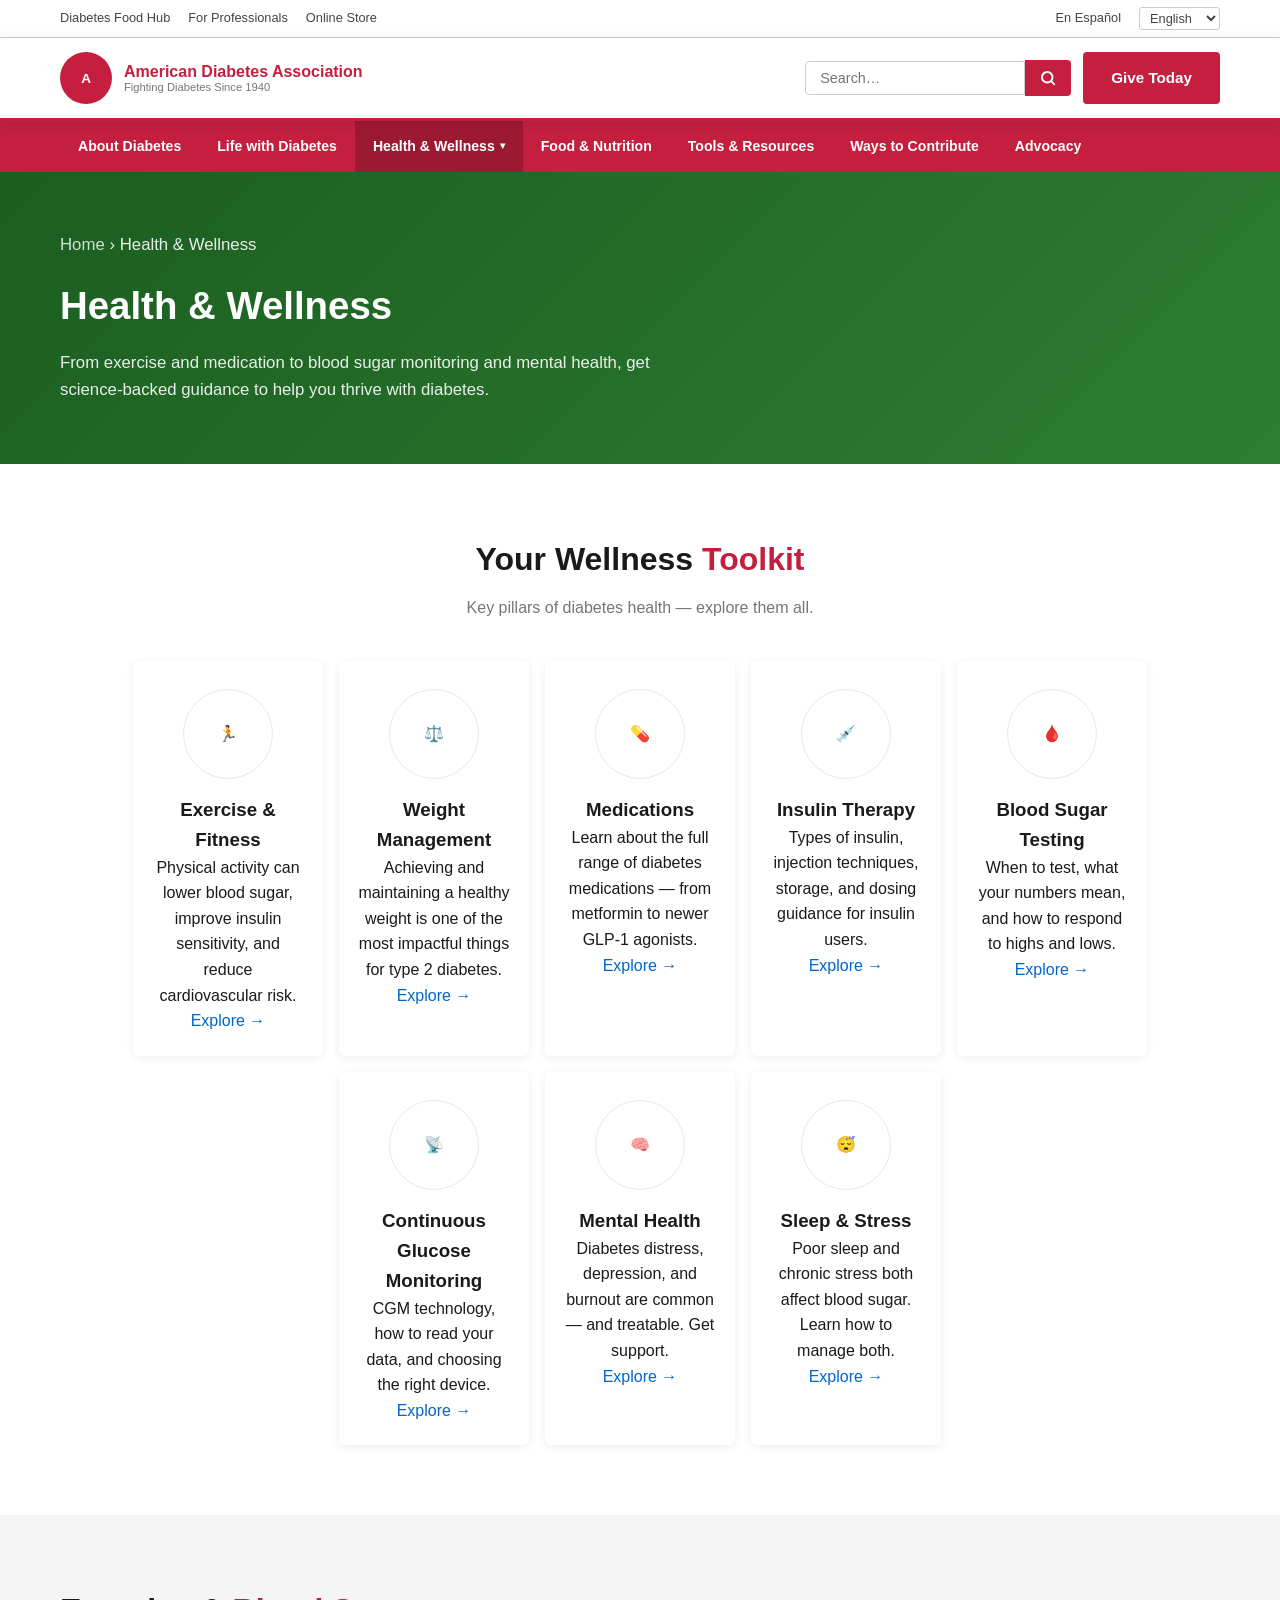
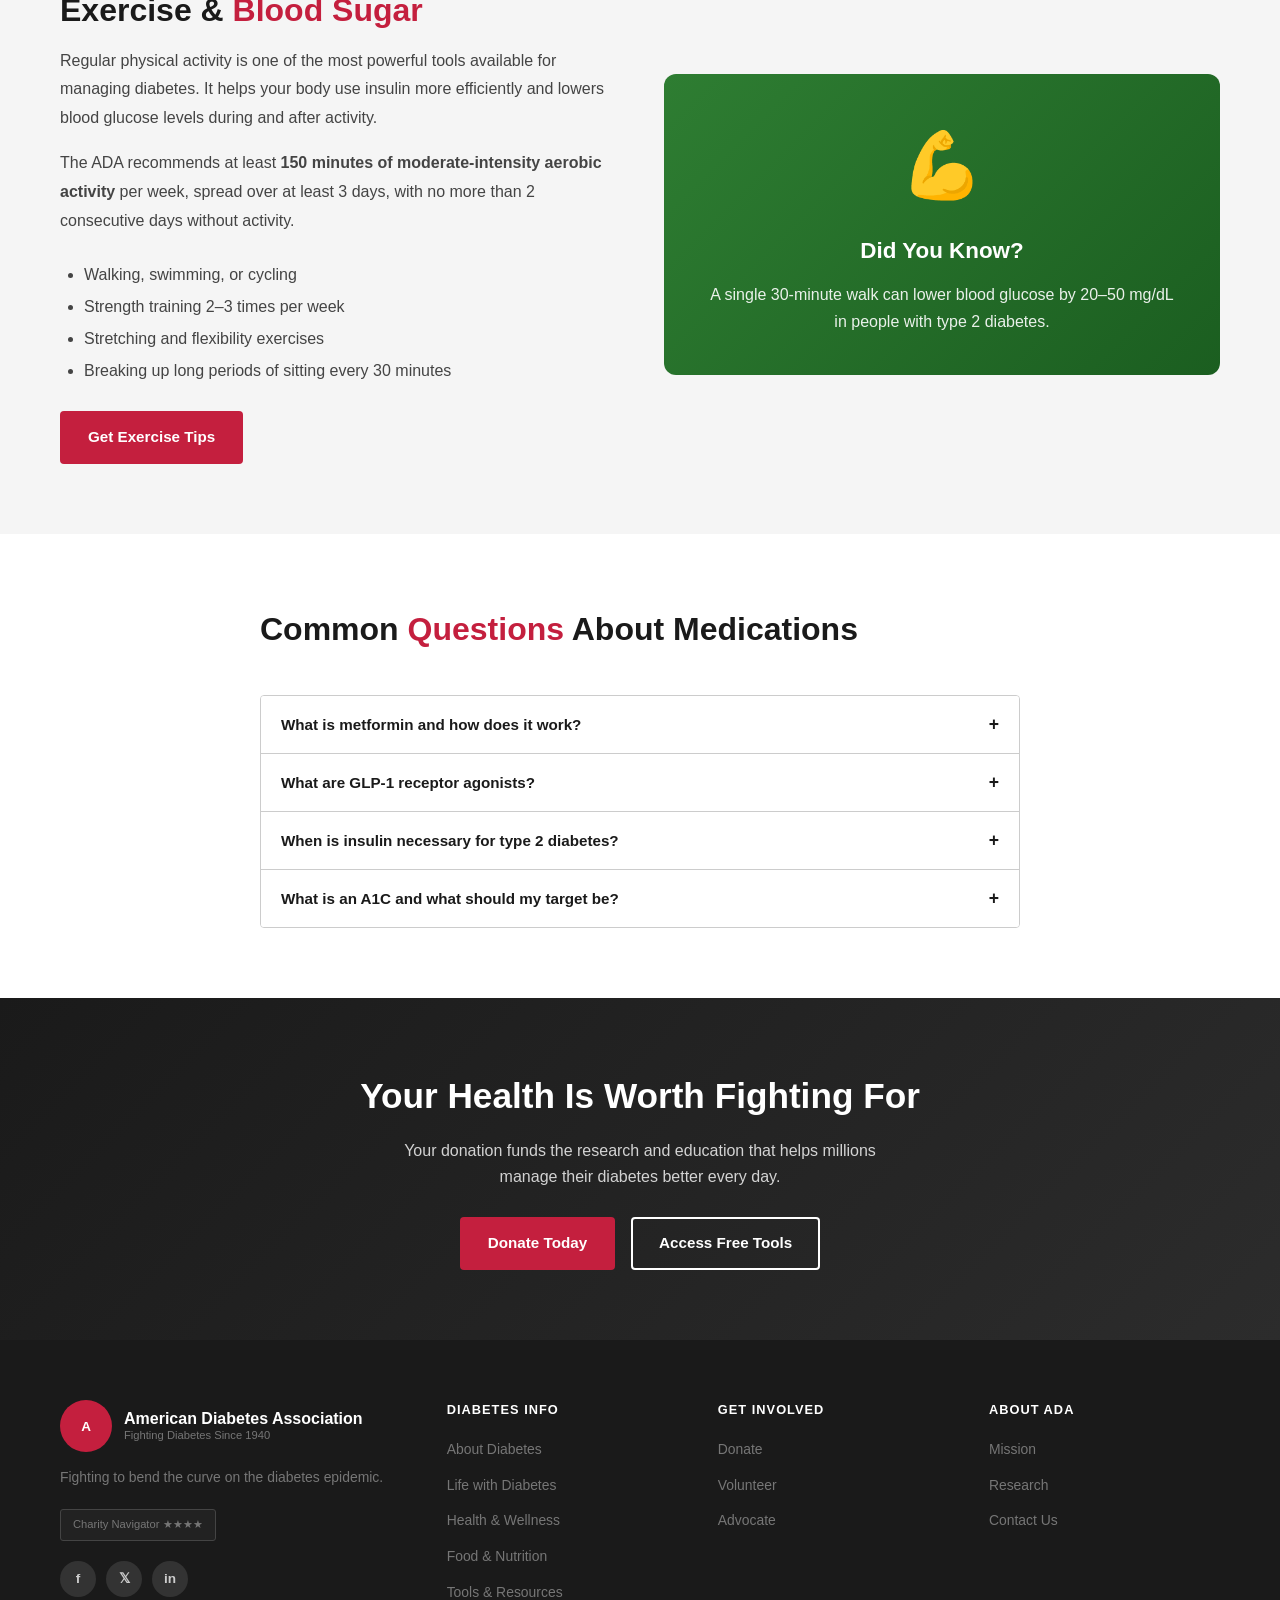
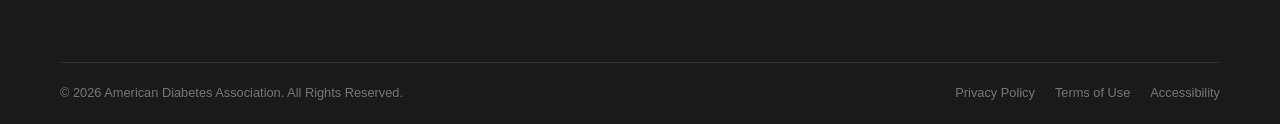
<file: health-wellness.html>
<!DOCTYPE html>
<html lang="en">
<head>
  <meta charset="UTF-8" />
  <meta name="viewport" content="width=device-width, initial-scale=1.0" />
  <title>Health &amp; Wellness – American Diabetes Association</title>
  <link rel="stylesheet" href="styles.css" />
</head>
<body>

  <!-- TOP BAR -->
  <div class="top-bar">
    <div class="container">
      <div class="top-bar-left"><a href="#">Diabetes Food Hub</a><a href="#">For Professionals</a><a href="#">Online Store</a></div>
      <div class="top-bar-right"><a href="#">En Español</a><select class="lang-select" aria-label="Language"><option>English</option><option>Español</option></select></div>
    </div>
  </div>

  <!-- HEADER -->
  <header class="main-header">
    <div class="container">
      <div class="header-inner">
        <a href="index.html" class="logo">
          <div class="logo-icon"><svg viewBox="0 0 40 40" fill="none"><text x="20" y="27" text-anchor="middle" fill="white" font-size="18" font-weight="900" font-family="Arial">A</text></svg></div>
          <div class="logo-text"><span class="name">American Diabetes Association</span><span class="tag">Fighting Diabetes Since 1940</span></div>
        </a>
        <div class="header-actions">
          <form class="search-form" role="search"><input type="search" class="search-input" placeholder="Search…" aria-label="Search" /><button type="submit" class="search-btn" aria-label="Submit search"><svg viewBox="0 0 24 24" fill="none" stroke="currentColor" stroke-width="2.5"><circle cx="11" cy="11" r="7"/><line x1="21" y1="21" x2="16.65" y2="16.65"/></svg></button></form>
          <a href="ways-to-contribute.html" class="btn btn-primary">Give Today</a>
          <button class="hamburger" aria-label="Open menu"><span></span><span></span><span></span></button>
        </div>
      </div>
    </div>
  </header>

  <!-- NAV -->
  <nav class="main-nav" aria-label="Primary navigation">
    <div class="container">
      <ul class="nav-list">
        <li class="nav-item"><a class="nav-link" href="about-diabetes.html">About Diabetes</a></li>
        <li class="nav-item"><a class="nav-link" href="life-with-diabetes.html">Life with Diabetes</a></li>
        <li class="nav-item" data-mega><a class="nav-link" href="health-wellness.html">Health &amp; Wellness <span class="chevron">▾</span></a>
          <div class="mega-menu">
            <div class="mega-col"><div class="mega-col-title">Wellness</div><ul><li><a href="#">Exercise &amp; Fitness</a></li><li><a href="#">Weight Management</a></li><li><a href="#">Medications</a></li><li><a href="#">Insulin</a></li></ul></div>
            <div class="mega-col"><div class="mega-col-title">Monitoring</div><ul><li><a href="#">Blood Sugar Testing</a></li><li><a href="#">A1C Testing</a></li><li><a href="#">CGM</a></li></ul></div>
          </div>
        </li>
        <li class="nav-item"><a class="nav-link" href="food-nutrition.html">Food &amp; Nutrition</a></li>
        <li class="nav-item"><a class="nav-link" href="tools-resources.html">Tools &amp; Resources</a></li>
        <li class="nav-item"><a class="nav-link" href="ways-to-contribute.html">Ways to Contribute</a></li>
        <li class="nav-item"><a class="nav-link" href="advocacy.html">Advocacy</a></li>
      </ul>
    </div>
  </nav>

  <!-- PAGE HERO -->
  <section class="page-hero" style="background:linear-gradient(135deg,#1b5e20,#2e7d32);">
    <div class="container">
      <p class="breadcrumb"><a href="index.html">Home</a> › Health &amp; Wellness</p>
      <h1>Health &amp; Wellness</h1>
      <p>From exercise and medication to blood sugar monitoring and mental health, get science-backed guidance to help you thrive with diabetes.</p>
    </div>
  </section>

  <!-- WELLNESS OVERVIEW CARDS -->
  <section class="section">
    <div class="container">
      <div class="section-header center">
        <h2 class="section-title">Your Wellness <span>Toolkit</span></h2>
        <p class="section-sub">Key pillars of diabetes health — explore them all.</p>
      </div>
      <div class="cards-grid">
        <div class="topic-card"><div class="icon">🏃</div><h3>Exercise &amp; Fitness</h3><p>Physical activity can lower blood sugar, improve insulin sensitivity, and reduce cardiovascular risk.</p><a href="#">Explore →</a></div>
        <div class="topic-card"><div class="icon">⚖️</div><h3>Weight Management</h3><p>Achieving and maintaining a healthy weight is one of the most impactful things for type 2 diabetes.</p><a href="#">Explore →</a></div>
        <div class="topic-card"><div class="icon">💊</div><h3>Medications</h3><p>Learn about the full range of diabetes medications — from metformin to newer GLP-1 agonists.</p><a href="#">Explore →</a></div>
        <div class="topic-card"><div class="icon">💉</div><h3>Insulin Therapy</h3><p>Types of insulin, injection techniques, storage, and dosing guidance for insulin users.</p><a href="#">Explore →</a></div>
        <div class="topic-card"><div class="icon">🩸</div><h3>Blood Sugar Testing</h3><p>When to test, what your numbers mean, and how to respond to highs and lows.</p><a href="#">Explore →</a></div>
        <div class="topic-card"><div class="icon">📡</div><h3>Continuous Glucose Monitoring</h3><p>CGM technology, how to read your data, and choosing the right device.</p><a href="#">Explore →</a></div>
        <div class="topic-card"><div class="icon">🧠</div><h3>Mental Health</h3><p>Diabetes distress, depression, and burnout are common — and treatable. Get support.</p><a href="#">Explore →</a></div>
        <div class="topic-card"><div class="icon">😴</div><h3>Sleep &amp; Stress</h3><p>Poor sleep and chronic stress both affect blood sugar. Learn how to manage both.</p><a href="#">Explore →</a></div>
      </div>
    </div>
  </section>

  <!-- EXERCISE SECTION -->
  <section class="section section-alt">
    <div class="container">
      <div style="display:grid;grid-template-columns:1fr 1fr;gap:48px;align-items:center;">
        <div>
          <h2 class="section-title">Exercise &amp; <span>Blood Sugar</span></h2>
          <p style="color:var(--gray-700);line-height:1.8;margin-bottom:16px;">Regular physical activity is one of the most powerful tools available for managing diabetes. It helps your body use insulin more efficiently and lowers blood glucose levels during and after activity.</p>
          <p style="color:var(--gray-700);line-height:1.8;margin-bottom:24px;">The ADA recommends at least <strong>150 minutes of moderate-intensity aerobic activity</strong> per week, spread over at least 3 days, with no more than 2 consecutive days without activity.</p>
          <ul style="list-style:disc;padding-left:24px;color:var(--gray-700);line-height:2;margin-bottom:24px;">
            <li>Walking, swimming, or cycling</li>
            <li>Strength training 2–3 times per week</li>
            <li>Stretching and flexibility exercises</li>
            <li>Breaking up long periods of sitting every 30 minutes</li>
          </ul>
          <a href="#" class="btn btn-primary">Get Exercise Tips</a>
        </div>
        <div>
          <div style="background:linear-gradient(135deg,#2e7d32,#1b5e20);border-radius:12px;padding:40px;color:white;text-align:center;">
            <div style="font-size:4rem;margin-bottom:16px;">💪</div>
            <h3 style="font-size:1.4rem;font-weight:800;margin-bottom:12px;">Did You Know?</h3>
            <p style="color:rgba(255,255,255,.9);line-height:1.7;">A single 30-minute walk can lower blood glucose by 20–50 mg/dL in people with type 2 diabetes.</p>
          </div>
        </div>
      </div>
    </div>
  </section>

  <!-- MEDICATIONS FAQ -->
  <section class="section">
    <div class="container" style="max-width:800px;">
      <div class="section-header">
        <h2 class="section-title">Common <span>Questions</span> About Medications</h2>
      </div>
      <div class="accordion">
        <div class="accordion-item">
          <button class="accordion-btn">What is metformin and how does it work? <span class="acc-icon">+</span></button>
          <div class="accordion-body"><p>Metformin is usually the first medication prescribed for type 2 diabetes. It works by reducing glucose production in the liver and improving insulin sensitivity. It's generally well-tolerated, inexpensive, and has a long safety record. Common side effects include nausea and digestive issues, especially when first starting.</p></div>
        </div>
        <div class="accordion-item">
          <button class="accordion-btn">What are GLP-1 receptor agonists? <span class="acc-icon">+</span></button>
          <div class="accordion-body"><p>GLP-1 receptor agonists (like semaglutide/Ozempic, liraglutide/Victoza) mimic a hormone that stimulates insulin secretion. They also slow digestion, reduce appetite, and support weight loss. Many also have proven cardiovascular and kidney-protective benefits.</p></div>
        </div>
        <div class="accordion-item">
          <button class="accordion-btn">When is insulin necessary for type 2 diabetes? <span class="acc-icon">+</span></button>
          <div class="accordion-body"><p>Insulin may be needed for type 2 diabetes when blood sugar cannot be controlled with oral medications and lifestyle changes alone, during acute illness or surgery, during pregnancy, or when the pancreas progressively loses its ability to produce insulin. Starting insulin is not a sign of failure — it's a sign your treatment needs adjustment.</p></div>
        </div>
        <div class="accordion-item">
          <button class="accordion-btn">What is an A1C and what should my target be? <span class="acc-icon">+</span></button>
          <div class="accordion-body"><p>The A1C test measures your average blood glucose over the past 2–3 months. The ADA recommends an A1C target of below 7% for most adults with diabetes. Your personal target may be different — talk to your care team about what's right for you based on your age, health status, and risk of hypoglycemia.</p></div>
        </div>
      </div>
    </div>
  </section>

  <!-- CTA -->
  <section class="cta-band">
    <div class="container">
      <h2>Your Health Is Worth Fighting For</h2>
      <p>Your donation funds the research and education that helps millions manage their diabetes better every day.</p>
      <div class="cta-btns">
        <a href="ways-to-contribute.html" class="btn btn-primary">Donate Today</a>
        <a href="tools-resources.html" class="btn btn-outline">Access Free Tools</a>
      </div>
    </div>
  </section>

  <!-- FOOTER -->
  <footer class="site-footer">
    <div class="container">
      <div class="footer-grid">
        <div class="footer-brand"><a href="index.html" class="logo"><div class="logo-icon"><svg viewBox="0 0 40 40" fill="none"><text x="20" y="27" text-anchor="middle" fill="white" font-size="18" font-weight="900" font-family="Arial">A</text></svg></div><div class="logo-text"><span class="name">American Diabetes Association</span><span class="tag">Fighting Diabetes Since 1940</span></div></a><p>Fighting to bend the curve on the diabetes epidemic.</p><div class="trust-badges"><span class="badge">Charity Navigator ★★★★</span></div><div class="footer-social"><a href="#" class="social-link">f</a><a href="#" class="social-link">𝕏</a><a href="#" class="social-link">in</a></div></div>
        <div class="footer-col"><h4>Diabetes Info</h4><ul><li><a href="about-diabetes.html">About Diabetes</a></li><li><a href="life-with-diabetes.html">Life with Diabetes</a></li><li><a href="health-wellness.html">Health &amp; Wellness</a></li><li><a href="food-nutrition.html">Food &amp; Nutrition</a></li><li><a href="tools-resources.html">Tools &amp; Resources</a></li></ul></div>
        <div class="footer-col"><h4>Get Involved</h4><ul><li><a href="ways-to-contribute.html">Donate</a></li><li><a href="ways-to-contribute.html">Volunteer</a></li><li><a href="advocacy.html">Advocate</a></li></ul></div>
        <div class="footer-col"><h4>About ADA</h4><ul><li><a href="#">Mission</a></li><li><a href="#">Research</a></li><li><a href="#">Contact Us</a></li></ul></div>
      </div>
      <div class="footer-bottom"><p>© 2026 American Diabetes Association. All Rights Reserved.</p><div class="footer-bottom-links"><a href="#">Privacy Policy</a><a href="#">Terms of Use</a><a href="#">Accessibility</a></div></div>
    </div>
  </footer>

  <script src="script.js"></script>
</body>
</html>
</file>
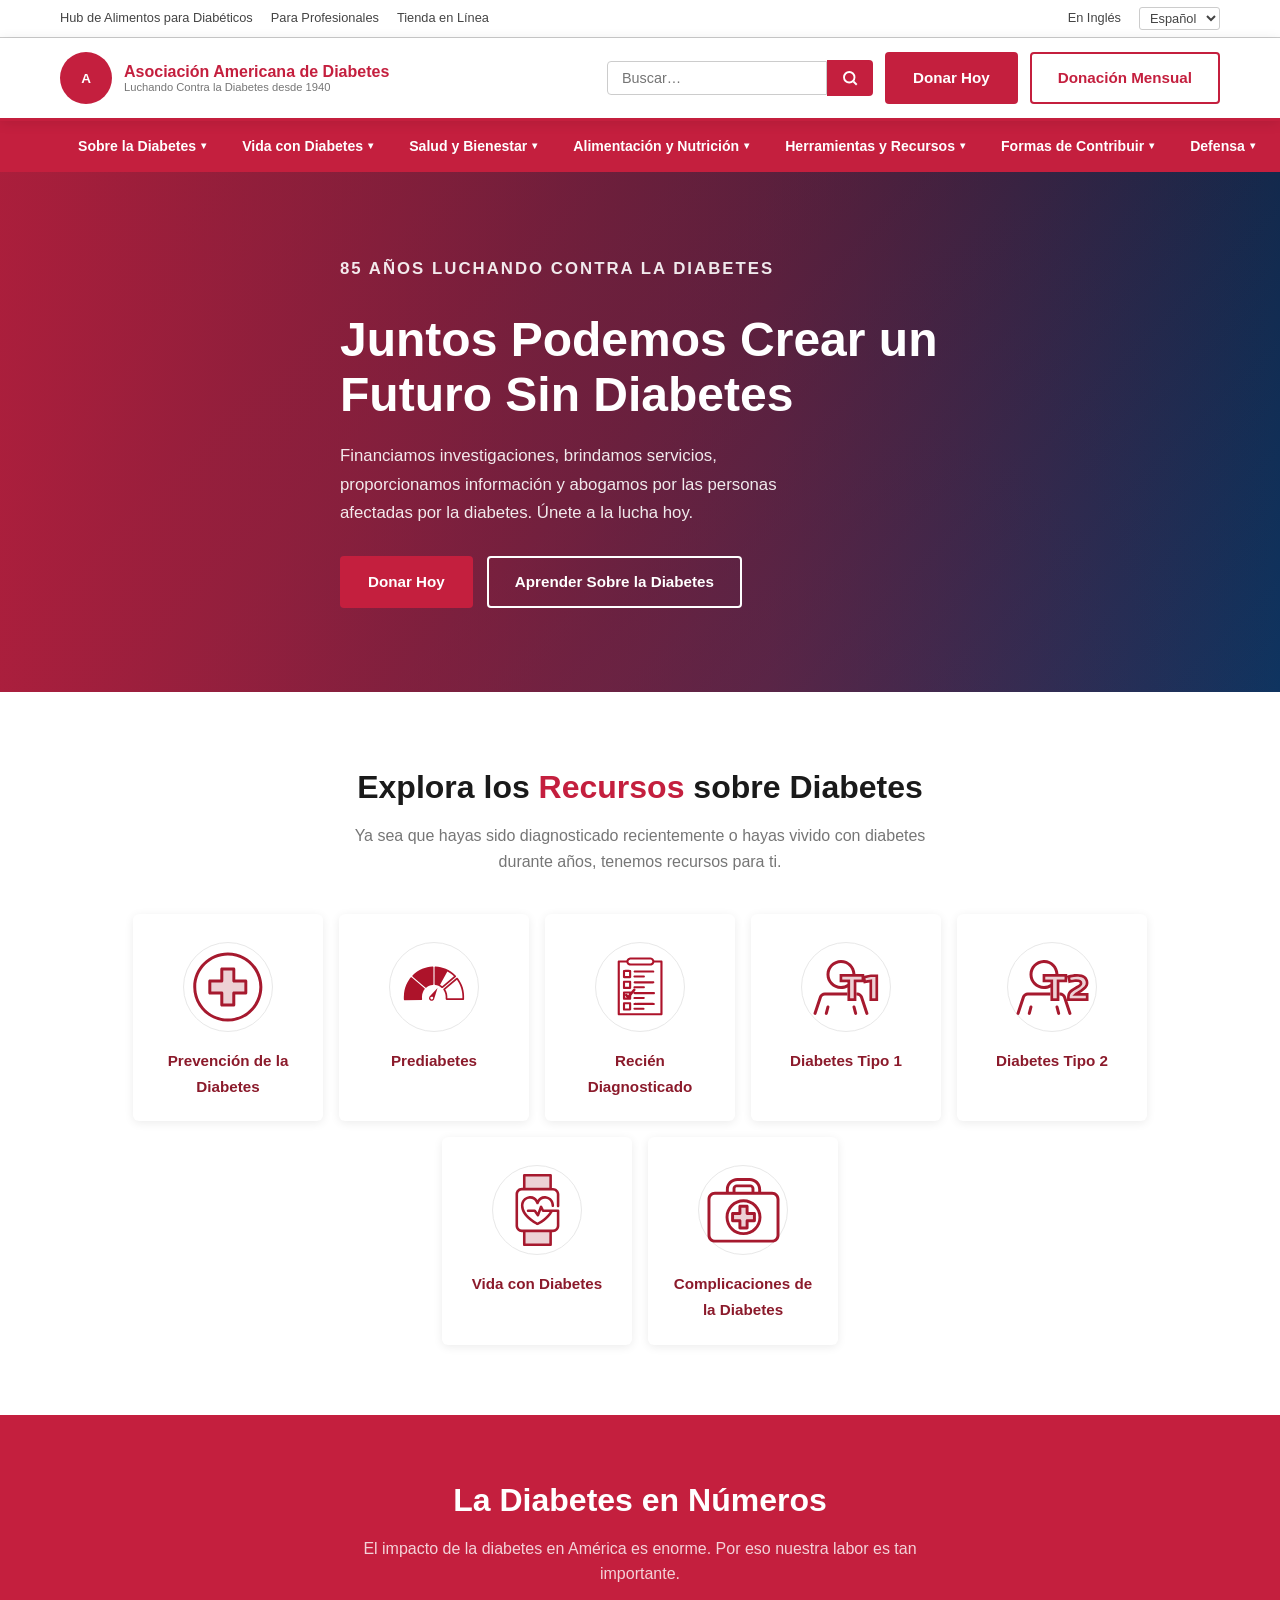
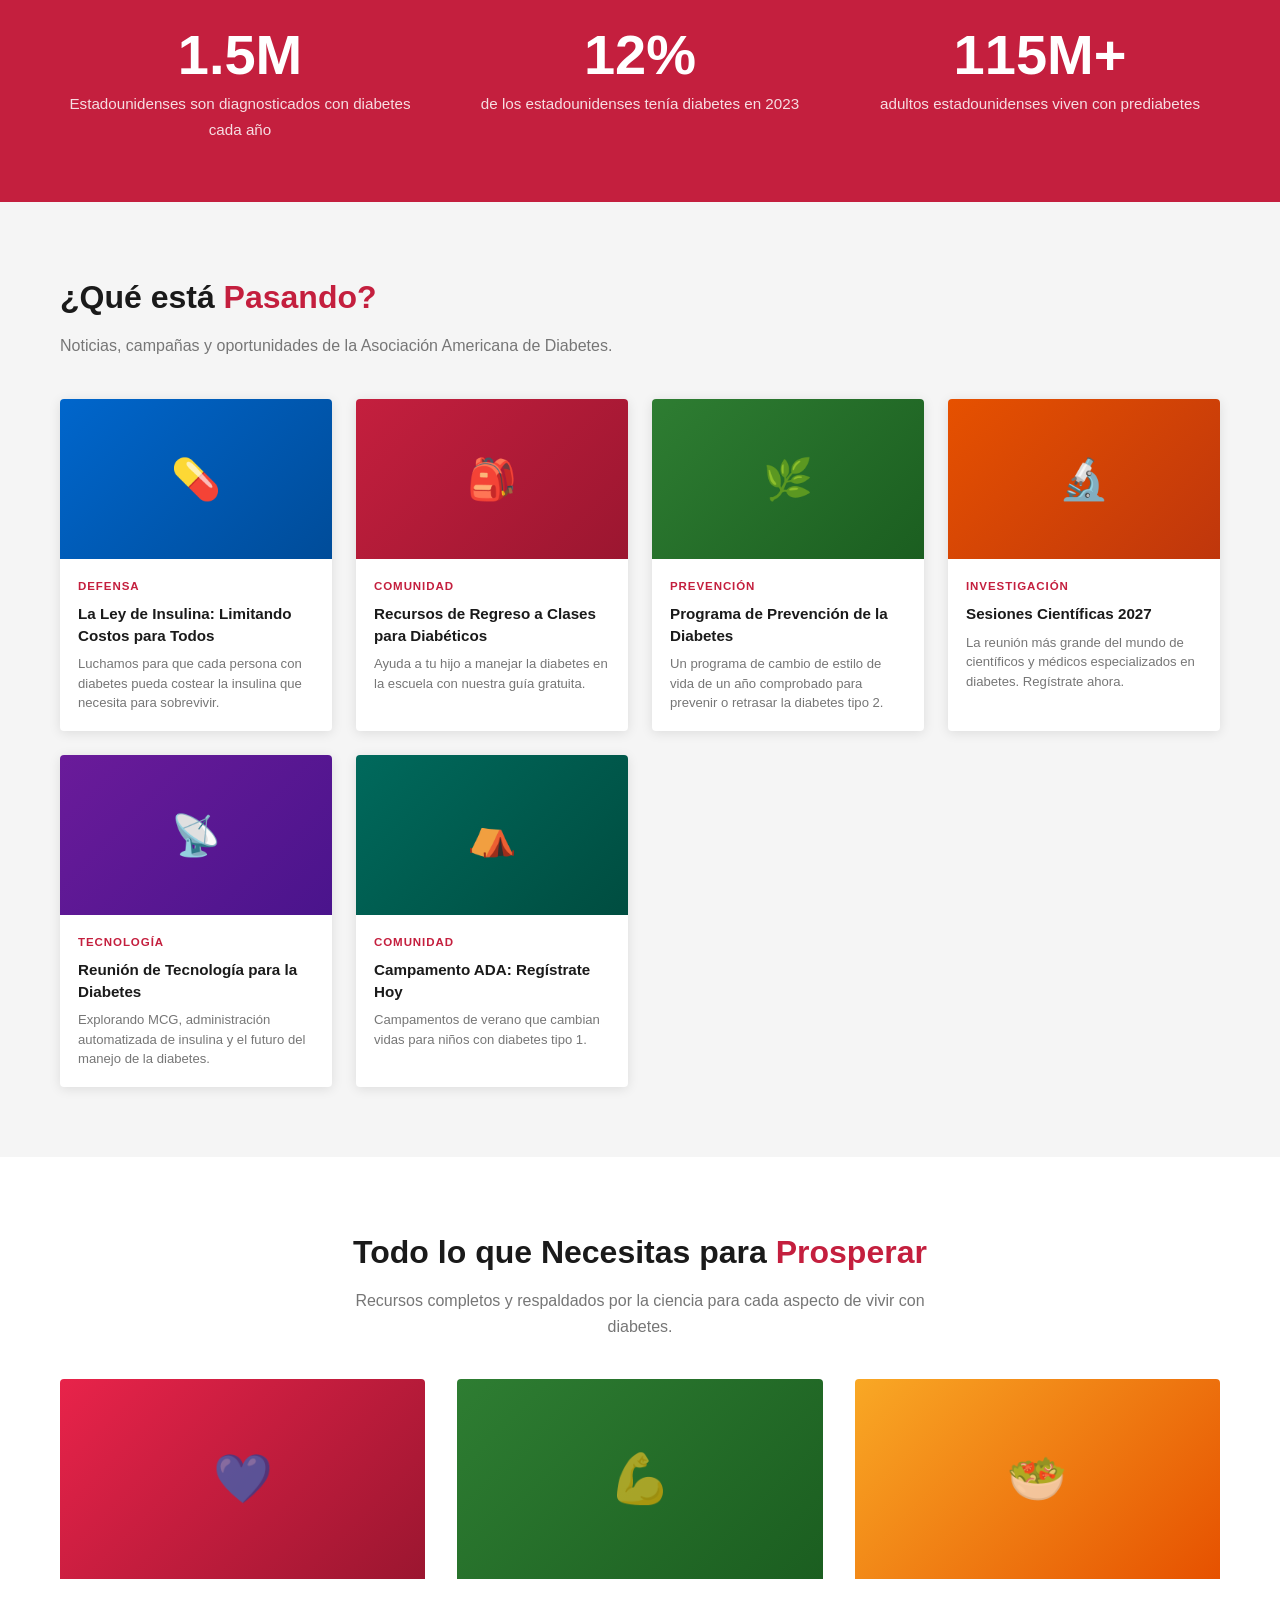
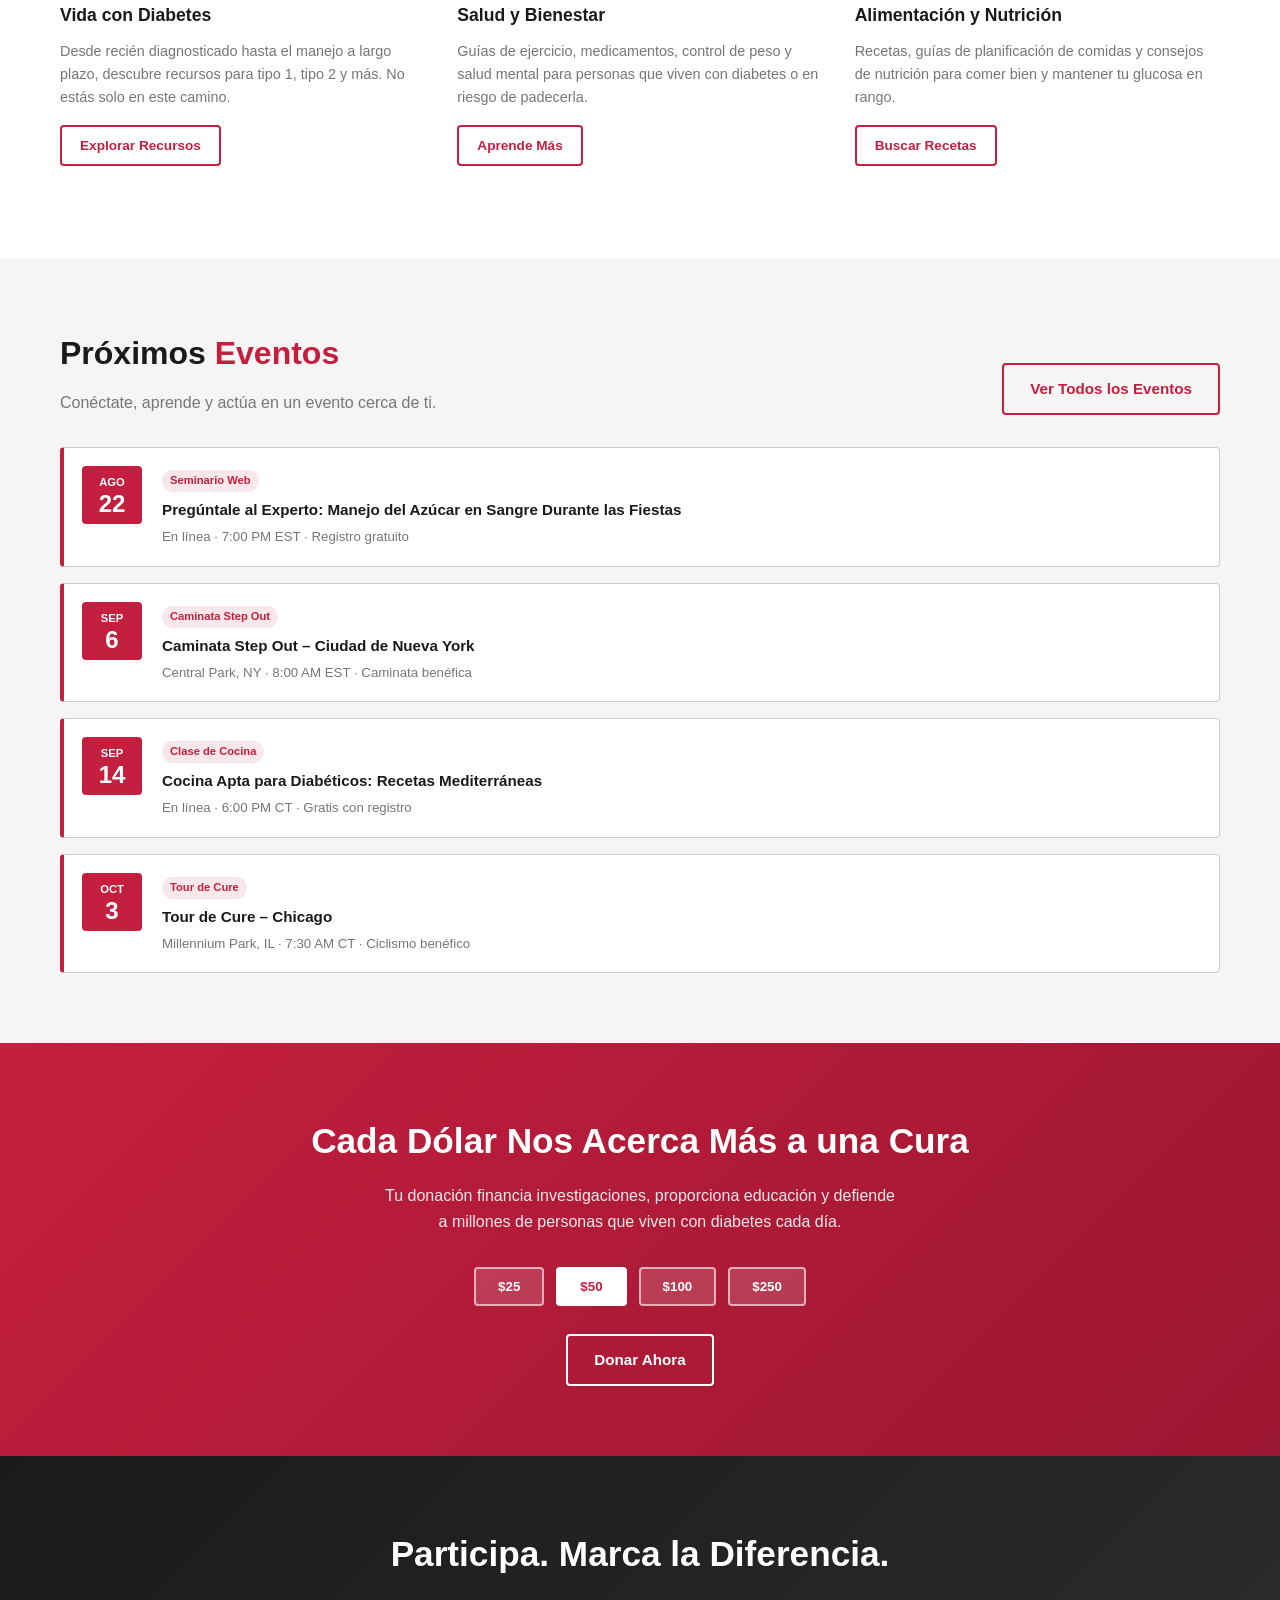
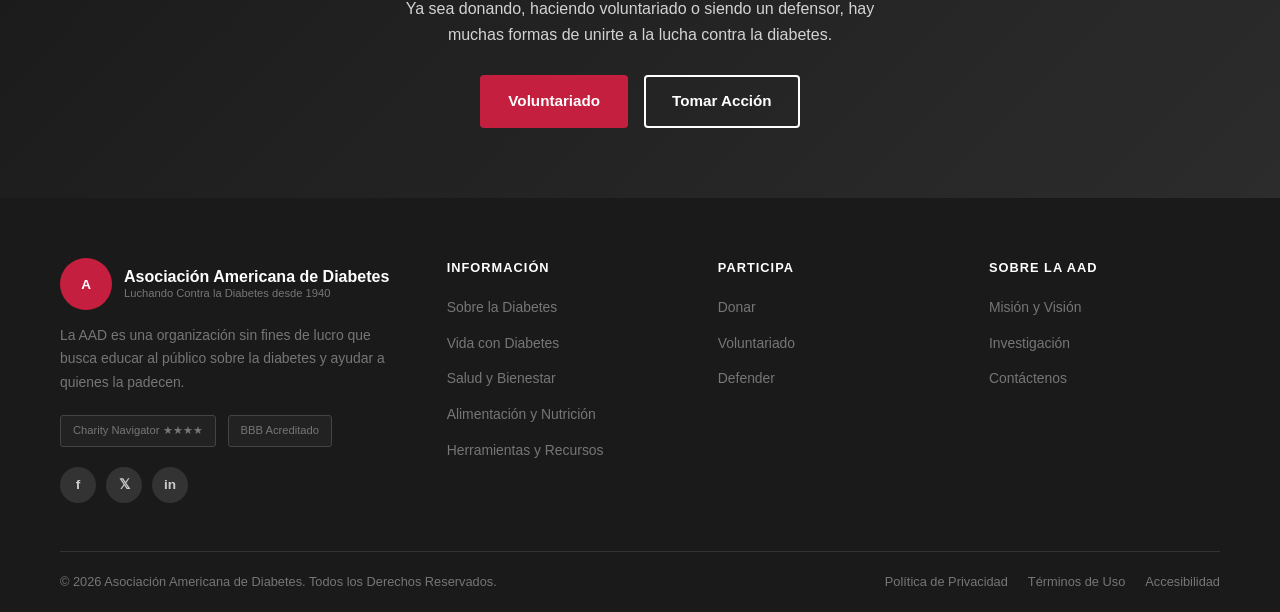
<file: index-es.html>
<!DOCTYPE html>
<html lang="es">
<head>
  <meta charset="UTF-8" />
  <meta name="viewport" content="width=device-width, initial-scale=1.0" />
  <title>Asociación Americana de Diabetes – Inicio</title>
  <link rel="stylesheet" href="styles.css" />
</head>
<body>

  <!-- BARRA SUPERIOR -->
  <div class="top-bar">
    <div class="container">
      <div class="top-bar-left">
        <a href="#">Hub de Alimentos para Diabéticos</a>
        <a href="#">Para Profesionales</a>
        <a href="#">Tienda en Línea</a>
      </div>
      <div class="top-bar-right">
        <a href="index.html">En Inglés</a>
        <select class="lang-select" aria-label="Idioma">
          <option>English</option>
          <option selected>Español</option>
        </select>
        
      </div>
    </div>
  </div>

  <!-- ENCABEZADO -->
  <header class="main-header">
    <div class="container">
      <div class="header-inner">
        <a href="index-es.html" class="logo">
          <div class="logo-icon">
            <svg viewBox="0 0 40 40" fill="none" xmlns="http://www.w3.org/2000/svg">
              <text x="20" y="27" text-anchor="middle" fill="white" font-size="18" font-weight="900" font-family="Arial">A</text>
            </svg>
          </div>
          <div class="logo-text">
            <span class="name">Asociación Americana de Diabetes</span>
            <span class="tag">Luchando Contra la Diabetes desde 1940</span>
          </div>
        </a>
        <div class="header-actions">
          <form class="search-form" role="search">
            <input type="search" class="search-input" placeholder="Buscar…" aria-label="Buscar" />
            <button type="submit" class="search-btn" aria-label="Buscar">
              <svg viewBox="0 0 24 24" fill="none" stroke="currentColor" stroke-width="2.5"><circle cx="11" cy="11" r="7"/><line x1="21" y1="21" x2="16.65" y2="16.65"/></svg>
            </button>
          </form>
          <a href="ways-to-contribute-es.html" class="btn btn-primary">Donar Hoy</a>
          <a href="ways-to-contribute-es.html" class="btn btn-red-outline">Donación Mensual</a>
          <button class="hamburger" aria-label="Abrir menú"><span></span><span></span><span></span></button>
        </div>
      </div>
    </div>
  </header>

  <!-- NAV MEGA -->
  <nav class="main-nav" aria-label="Navegación principal">
    <div class="container">
      <ul class="nav-list">

        <li class="nav-item" data-mega>
          <a class="nav-link" href="about-diabetes-es.html">Sobre la Diabetes <span class="chevron">▾</span></a>
          <div class="mega-menu">
            <div class="mega-col">
              <div class="mega-col-title">Tipos</div>
              <ul>
                <li><a href="about-diabetes-es.html">Diabetes Tipo 1</a></li>
                <li><a href="about-diabetes-es.html">Diabetes Tipo 2</a></li>
                <li><a href="about-diabetes-es.html">Diabetes Gestacional</a></li>
                <li><a href="about-diabetes-es.html">Prediabetes</a></li>
              </ul>
            </div>
            <div class="mega-col">
              <div class="mega-col-title">Aprende</div>
              <ul>
                <li><a href="about-diabetes-es.html">Síntomas y Diagnóstico</a></li>
                <li><a href="about-diabetes-es.html">Factores de Riesgo</a></li>
                <li><a href="about-diabetes-es.html">Complicaciones</a></li>
                <li><a href="about-diabetes-es.html">Estadísticas</a></li>
              </ul>
            </div>
            <div class="mega-col">
              <div class="mega-col-title">Comienza Aquí</div>
              <ul>
                <li><a href="about-diabetes-es.html">Recién Diagnosticado</a></li>
                <li><a href="about-diabetes-es.html">Entendiendo la A1C</a></li>
                <li><a href="about-diabetes-es.html">Azúcar en la Sangre</a></li>
              </ul>
            </div>
          </div>
        </li>

        <li class="nav-item" data-mega>
          <a class="nav-link" href="life-with-diabetes-es.html">Vida con Diabetes <span class="chevron">▾</span></a>
          <div class="mega-menu">
            <div class="mega-col">
              <div class="mega-col-title">Vida Diaria</div>
              <ul>
                <li><a href="life-with-diabetes-es.html">Manejo de tu Diabetes</a></li>
                <li><a href="life-with-diabetes-es.html">Familia y Relaciones</a></li>
                <li><a href="life-with-diabetes-es.html">Escuela y Diabetes</a></li>
                <li><a href="life-with-diabetes-es.html">Trabajo y Diabetes</a></li>
              </ul>
            </div>
            <div class="mega-col">
              <div class="mega-col-title">Temas Especiales</div>
              <ul>
                <li><a href="life-with-diabetes-es.html">Viajes y Diabetes</a></li>
                <li><a href="life-with-diabetes-es.html">Salud Mental</a></li>
                <li><a href="life-with-diabetes-es.html">Embarazo</a></li>
              </ul>
            </div>
          </div>
        </li>

        <li class="nav-item" data-mega>
          <a class="nav-link" href="health-wellness-es.html">Salud y Bienestar <span class="chevron">▾</span></a>
          <div class="mega-menu">
            <div class="mega-col">
              <div class="mega-col-title">Bienestar</div>
              <ul>
                <li><a href="health-wellness-es.html">Ejercicio y Actividad Física</a></li>
                <li><a href="health-wellness-es.html">Control de Peso</a></li>
                <li><a href="health-wellness-es.html">Medicamentos</a></li>
                <li><a href="health-wellness-es.html">Insulina</a></li>
              </ul>
            </div>
            <div class="mega-col">
              <div class="mega-col-title">Monitoreo</div>
              <ul>
                <li><a href="health-wellness-es.html">Prueba de Glucosa</a></li>
                <li><a href="health-wellness-es.html">Prueba de A1C</a></li>
                <li><a href="health-wellness-es.html">Monitoreo Continuo</a></li>
              </ul>
            </div>
          </div>
        </li>

        <li class="nav-item" data-mega>
          <a class="nav-link" href="food-nutrition-es.html">Alimentación y Nutrición <span class="chevron">▾</span></a>
          <div class="mega-menu">
            <div class="mega-col">
              <div class="mega-col-title">Comer Bien</div>
              <ul>
                <li><a href="food-nutrition-es.html">Alimentación Saludable</a></li>
                <li><a href="food-nutrition-es.html">Planificación de Comidas</a></li>
                <li><a href="food-nutrition-es.html">Conteo de Carbohidratos</a></li>
                <li><a href="food-nutrition-es.html">Índice Glucémico</a></li>
              </ul>
            </div>
            <div class="mega-col">
              <div class="mega-col-title">Recetas</div>
              <ul>
                <li><a href="food-nutrition-es.html">Ver Todas las Recetas</a></li>
                <li><a href="food-nutrition-es.html">Desayuno</a></li>
                <li><a href="food-nutrition-es.html">Almuerzo y Cena</a></li>
                <li><a href="food-nutrition-es.html">Meriendas</a></li>
              </ul>
            </div>
          </div>
        </li>

        <li class="nav-item" data-mega>
          <a class="nav-link" href="tools-resources-es.html">Herramientas y Recursos <span class="chevron">▾</span></a>
          <div class="mega-menu">
            <div class="mega-col">
              <div class="mega-col-title">Herramientas</div>
              <ul>
                <li><a href="tools-resources-es.html">Prueba de Riesgo</a></li>
                <li><a href="tools-resources-es.html">Calculadora de A1C</a></li>
                <li><a href="tools-resources-es.html">Calculadora de IMC</a></li>
              </ul>
            </div>
            <div class="mega-col">
              <div class="mega-col-title">Recursos</div>
              <ul>
                <li><a href="tools-resources-es.html">Educación para Pacientes</a></li>
                <li><a href="tools-resources-es.html">Investigación</a></li>
                <li><a href="tools-resources-es.html">Ensayos Clínicos</a></li>
              </ul>
            </div>
          </div>
        </li>

        <li class="nav-item" data-mega>
          <a class="nav-link" href="ways-to-contribute-es.html">Formas de Contribuir <span class="chevron">▾</span></a>
          <div class="mega-menu">
            <div class="mega-col">
              <div class="mega-col-title">Donar</div>
              <ul>
                <li><a href="ways-to-contribute-es.html">Donar Hoy</a></li>
                <li><a href="ways-to-contribute-es.html">Donación Mensual</a></li>
                <li><a href="ways-to-contribute-es.html">Donaciones Heredadas</a></li>
              </ul>
            </div>
            <div class="mega-col">
              <div class="mega-col-title">Actuar</div>
              <ul>
                <li><a href="ways-to-contribute-es.html">Voluntariado</a></li>
                <li><a href="ways-to-contribute-es.html">Tour de Cure</a></li>
                <li><a href="ways-to-contribute-es.html">Caminata Step Out</a></li>
              </ul>
            </div>
          </div>
        </li>

        <li class="nav-item" data-mega>
          <a class="nav-link" href="advocacy-es.html">Defensa <span class="chevron">▾</span></a>
          <div class="mega-menu">
            <div class="mega-col">
              <div class="mega-col-title">Tomar Acción</div>
              <ul>
                <li><a href="advocacy-es.html">Asequibilidad de la Insulina</a></li>
                <li><a href="advocacy-es.html">Discriminación y Derechos</a></li>
                <li><a href="advocacy-es.html">Cobertura de Seguro</a></li>
              </ul>
            </div>
            <div class="mega-col">
              <div class="mega-col-title">Política</div>
              <ul>
                <li><a href="advocacy-es.html">Legislación Federal</a></li>
                <li><a href="advocacy-es.html">Legislación Estatal</a></li>
                <li><a href="advocacy-es.html">Llama al Congreso</a></li>
              </ul>
            </div>
          </div>
        </li>

      </ul>
    </div>
  </nav>

  <!-- HÉROE -->
  <section class="hero">
    <div class="container">
      <div class="hero-content">
        <p class="hero-eyebrow">85 Años Luchando Contra la Diabetes</p>
        <h1>Juntos Podemos Crear un Futuro Sin Diabetes</h1>
        <p>Financiamos investigaciones, brindamos servicios, proporcionamos información y abogamos por las personas afectadas por la diabetes. Únete a la lucha hoy.</p>
        <div class="hero-btns">
          <a href="ways-to-contribute-es.html" class="btn btn-primary">Donar Hoy</a>
          <a href="about-diabetes-es.html" class="btn btn-outline">Aprender Sobre la Diabetes</a>
        </div>
      </div>
    </div>
  </section>

  <!-- TARJETAS DE TEMAS -->
  <section class="section">
    <div class="container">
      <div class="section-header center">
        <h2 class="section-title">Explora los <span>Recursos</span> sobre Diabetes</h2>
        <p class="section-sub">Ya sea que hayas sido diagnosticado recientemente o hayas vivido con diabetes durante años, tenemos recursos para ti.</p>
      </div>
      <div class="cards-grid">
        <div class="topic-card">
          <div class="icon"><img loading="lazy" width="70" height="70" src="icons/diabetes-prevention-icon.svg" alt="Prevención de la Diabetes" /></div>
          <p class="tile-title"><a href="about-diabetes-es.html">Prevención de la Diabetes</a></p>
        </div>
        <div class="topic-card">
          <div class="icon"><img loading="lazy" width="64" height="64" src="icons/Prediabetes_Icon_REV.svg" alt="Prediabetes" /></div>
          <p class="tile-title"><a href="about-diabetes-es.html">Prediabetes</a></p>
        </div>
        <div class="topic-card">
          <div class="icon"><img loading="lazy" width="64" height="64" src="icons/NewlyDiagnosed_checklist.svg" alt="Recién Diagnosticado" /></div>
          <p class="tile-title"><a href="about-diabetes-es.html">Recién Diagnosticado</a></p>
        </div>
        <div class="topic-card">
          <div class="icon"><img loading="lazy" width="66" height="55" src="icons/type-1-tile-iccon.svg" alt="Diabetes Tipo 1" /></div>
          <p class="tile-title"><a href="about-diabetes-es.html">Diabetes Tipo 1</a></p>
        </div>
        <div class="topic-card">
          <div class="icon"><img loading="lazy" width="73" height="55" src="icons/type-2-tile-icon.svg" alt="Diabetes Tipo 2" /></div>
          <p class="tile-title"><a href="about-diabetes-es.html">Diabetes Tipo 2</a></p>
        </div>
        <div class="topic-card">
          <div class="icon"><img loading="lazy" width="45" height="72" src="icons/life-with-diabetes-tile-icon.svg" alt="Vida con Diabetes" /></div>
          <p class="tile-title"><a href="life-with-diabetes-es.html">Vida con Diabetes</a></p>
        </div>
        <div class="topic-card">
          <div class="icon"><img loading="lazy" width="73" height="65" src="icons/diabetes-complications-tile-icon.svg" alt="Complicaciones de la Diabetes" /></div>
          <p class="tile-title"><a href="about-diabetes-es.html">Complicaciones de la Diabetes</a></p>
        </div>
      </div>
    </div>
  </section>

  <!-- ESTADÍSTICAS -->
  <section class="stats-band">
    <div class="container">
      <div class="section-header center">
        <h2 class="section-title" style="color:#fff">La Diabetes en Números</h2>
        <p class="section-sub" style="color:rgba(255,255,255,.8);margin:0 auto">El impacto de la diabetes en América es enorme. Por eso nuestra labor es tan importante.</p>
      </div>
      <div class="stats-grid">
        <div class="stat-item"><span class="stat-number">1.5M</span><span class="stat-label">Estadounidenses son diagnosticados con diabetes cada año</span></div>
        <div class="stat-item"><span class="stat-number">12%</span><span class="stat-label">de los estadounidenses tenía diabetes en 2023</span></div>
        <div class="stat-item"><span class="stat-number">115M+</span><span class="stat-label">adultos estadounidenses viven con prediabetes</span></div>
      </div>
    </div>
  </section>

  <!-- QUÉ ESTÁ PASANDO -->
  <section class="section section-alt">
    <div class="container">
      <div class="section-header">
        <h2 class="section-title">¿Qué está <span>Pasando?</span></h2>
        <p class="section-sub">Noticias, campañas y oportunidades de la Asociación Americana de Diabetes.</p>
      </div>
      <div class="news-grid">
        <div class="news-card"><div class="news-card-img blue">💊</div><div class="news-card-body"><span class="news-tag">Defensa</span><h3>La Ley de Insulina: Limitando Costos para Todos</h3><p>Luchamos para que cada persona con diabetes pueda costear la insulina que necesita para sobrevivir.</p></div></div>
        <div class="news-card"><div class="news-card-img red">🎒</div><div class="news-card-body"><span class="news-tag">Comunidad</span><h3>Recursos de Regreso a Clases para Diabéticos</h3><p>Ayuda a tu hijo a manejar la diabetes en la escuela con nuestra guía gratuita.</p></div></div>
        <div class="news-card"><div class="news-card-img green">🌿</div><div class="news-card-body"><span class="news-tag">Prevención</span><h3>Programa de Prevención de la Diabetes</h3><p>Un programa de cambio de estilo de vida de un año comprobado para prevenir o retrasar la diabetes tipo 2.</p></div></div>
        <div class="news-card"><div class="news-card-img orange">🔬</div><div class="news-card-body"><span class="news-tag">Investigación</span><h3>Sesiones Científicas 2027</h3><p>La reunión más grande del mundo de científicos y médicos especializados en diabetes. Regístrate ahora.</p></div></div>
        <div class="news-card"><div class="news-card-img purple">📡</div><div class="news-card-body"><span class="news-tag">Tecnología</span><h3>Reunión de Tecnología para la Diabetes</h3><p>Explorando MCG, administración automatizada de insulina y el futuro del manejo de la diabetes.</p></div></div>
        <div class="news-card"><div class="news-card-img teal">⛺</div><div class="news-card-body"><span class="news-tag">Comunidad</span><h3>Campamento ADA: Regístrate Hoy</h3><p>Campamentos de verano que cambian vidas para niños con diabetes tipo 1.</p></div></div>
      </div>
    </div>
  </section>

  <!-- SECCIONES DE CONTENIDO 3 COL -->
  <section class="section">
    <div class="container">
      <div class="section-header center">
        <h2 class="section-title">Todo lo que Necesitas para <span>Prosperar</span></h2>
        <p class="section-sub">Recursos completos y respaldados por la ciencia para cada aspecto de vivir con diabetes.</p>
      </div>
      <div class="content-grid">
        <div class="content-card">
          <div class="content-card-img">💙</div>
          <div class="content-card-body">
            <h3>Vida con Diabetes</h3>
            <p>Desde recién diagnosticado hasta el manejo a largo plazo, descubre recursos para tipo 1, tipo 2 y más. No estás solo en este camino.</p>
            <a href="life-with-diabetes-es.html" class="btn btn-red-outline btn-sm">Explorar Recursos</a>
          </div>
        </div>
        <div class="content-card">
          <div class="content-card-img" style="background:linear-gradient(135deg,#2e7d32,#1b5e20)">💪</div>
          <div class="content-card-body">
            <h3>Salud y Bienestar</h3>
            <p>Guías de ejercicio, medicamentos, control de peso y salud mental para personas que viven con diabetes o en riesgo de padecerla.</p>
            <a href="health-wellness-es.html" class="btn btn-red-outline btn-sm">Aprende Más</a>
          </div>
        </div>
        <div class="content-card">
          <div class="content-card-img" style="background:linear-gradient(135deg,#f9a825,#e65100)">🥗</div>
          <div class="content-card-body">
            <h3>Alimentación y Nutrición</h3>
            <p>Recetas, guías de planificación de comidas y consejos de nutrición para comer bien y mantener tu glucosa en rango.</p>
            <a href="food-nutrition-es.html" class="btn btn-red-outline btn-sm">Buscar Recetas</a>
          </div>
        </div>
      </div>
    </div>
  </section>

  <!-- PRÓXIMOS EVENTOS -->
  <section class="section section-alt">
    <div class="container">
      <div style="display:flex;justify-content:space-between;align-items:flex-end;margin-bottom:32px;flex-wrap:wrap;gap:16px;">
        <div>
          <h2 class="section-title">Próximos <span>Eventos</span></h2>
          <p class="section-sub" style="margin-bottom:0">Conéctate, aprende y actúa en un evento cerca de ti.</p>
        </div>
        <a href="ways-to-contribute-es.html" class="btn btn-red-outline">Ver Todos los Eventos</a>
      </div>
      <div class="events-list">
        <div class="event-item"><div class="event-date"><span class="month">Ago</span><span class="day">22</span></div><div class="event-info"><span class="event-tag">Seminario Web</span><h4>Pregúntale al Experto: Manejo del Azúcar en Sangre Durante las Fiestas</h4><p>En línea · 7:00 PM EST · Registro gratuito</p></div></div>
        <div class="event-item"><div class="event-date"><span class="month">Sep</span><span class="day">6</span></div><div class="event-info"><span class="event-tag">Caminata Step Out</span><h4>Caminata Step Out – Ciudad de Nueva York</h4><p>Central Park, NY · 8:00 AM EST · Caminata benéfica</p></div></div>
        <div class="event-item"><div class="event-date"><span class="month">Sep</span><span class="day">14</span></div><div class="event-info"><span class="event-tag">Clase de Cocina</span><h4>Cocina Apta para Diabéticos: Recetas Mediterráneas</h4><p>En línea · 6:00 PM CT · Gratis con registro</p></div></div>
        <div class="event-item"><div class="event-date"><span class="month">Oct</span><span class="day">3</span></div><div class="event-info"><span class="event-tag">Tour de Cure</span><h4>Tour de Cure – Chicago</h4><p>Millennium Park, IL · 7:30 AM CT · Ciclismo benéfico</p></div></div>
      </div>
    </div>
  </section>

  <!-- CTA DONACIÓN -->
  <section class="donate-section">
    <div class="container">
      <h2>Cada Dólar Nos Acerca Más a una Cura</h2>
      <p>Tu donación financia investigaciones, proporciona educación y defiende a millones de personas que viven con diabetes cada día.</p>
      <div class="donate-amounts">
        <button class="amount-btn">$25</button>
        <button class="amount-btn active">$50</button>
        <button class="amount-btn">$100</button>
        <button class="amount-btn">$250</button>
      </div>
      <a href="ways-to-contribute-es.html" class="btn btn-outline">Donar Ahora</a>
    </div>
  </section>

  <!-- CTA BAND -->
  <section class="cta-band">
    <div class="container">
      <h2>Participa. Marca la Diferencia.</h2>
      <p>Ya sea donando, haciendo voluntariado o siendo un defensor, hay muchas formas de unirte a la lucha contra la diabetes.</p>
      <div class="cta-btns">
        <a href="ways-to-contribute-es.html" class="btn btn-primary">Voluntariado</a>
        <a href="advocacy-es.html" class="btn btn-outline">Tomar Acción</a>
      </div>
    </div>
  </section>

  <!-- PIE DE PÁGINA -->
  <footer class="site-footer">
    <div class="container">
      <div class="footer-grid">
        <div class="footer-brand">
          <a href="index-es.html" class="logo"><div class="logo-icon"><svg viewBox="0 0 40 40" fill="none"><text x="20" y="27" text-anchor="middle" fill="white" font-size="18" font-weight="900" font-family="Arial">A</text></svg></div><div class="logo-text"><span class="name">Asociación Americana de Diabetes</span><span class="tag">Luchando Contra la Diabetes desde 1940</span></div></a>
          <p>La AAD es una organización sin fines de lucro que busca educar al público sobre la diabetes y ayudar a quienes la padecen.</p>
          <div class="trust-badges"><span class="badge">Charity Navigator ★★★★</span><span class="badge">BBB Acreditado</span></div>
          <div class="footer-social"><a href="#" class="social-link">f</a><a href="#" class="social-link">𝕏</a><a href="#" class="social-link">in</a></div>
        </div>
        <div class="footer-col"><h4>Información</h4><ul><li><a href="about-diabetes-es.html">Sobre la Diabetes</a></li><li><a href="life-with-diabetes-es.html">Vida con Diabetes</a></li><li><a href="health-wellness-es.html">Salud y Bienestar</a></li><li><a href="food-nutrition-es.html">Alimentación y Nutrición</a></li><li><a href="tools-resources-es.html">Herramientas y Recursos</a></li></ul></div>
        <div class="footer-col"><h4>Participa</h4><ul><li><a href="ways-to-contribute-es.html">Donar</a></li><li><a href="ways-to-contribute-es.html">Voluntariado</a></li><li><a href="advocacy-es.html">Defender</a></li></ul></div>
        <div class="footer-col"><h4>Sobre la AAD</h4><ul><li><a href="#">Misión y Visión</a></li><li><a href="#">Investigación</a></li><li><a href="#">Contáctenos</a></li></ul></div>
      </div>
      <div class="footer-bottom">
        <p>© 2026 Asociación Americana de Diabetes. Todos los Derechos Reservados.</p>
        <div class="footer-bottom-links"><a href="#">Política de Privacidad</a><a href="#">Términos de Uso</a><a href="#">Accesibilidad</a></div>
      </div>
    </div>
  </footer>

  <script src="script.js"></script>
</body>
</html>
</file>
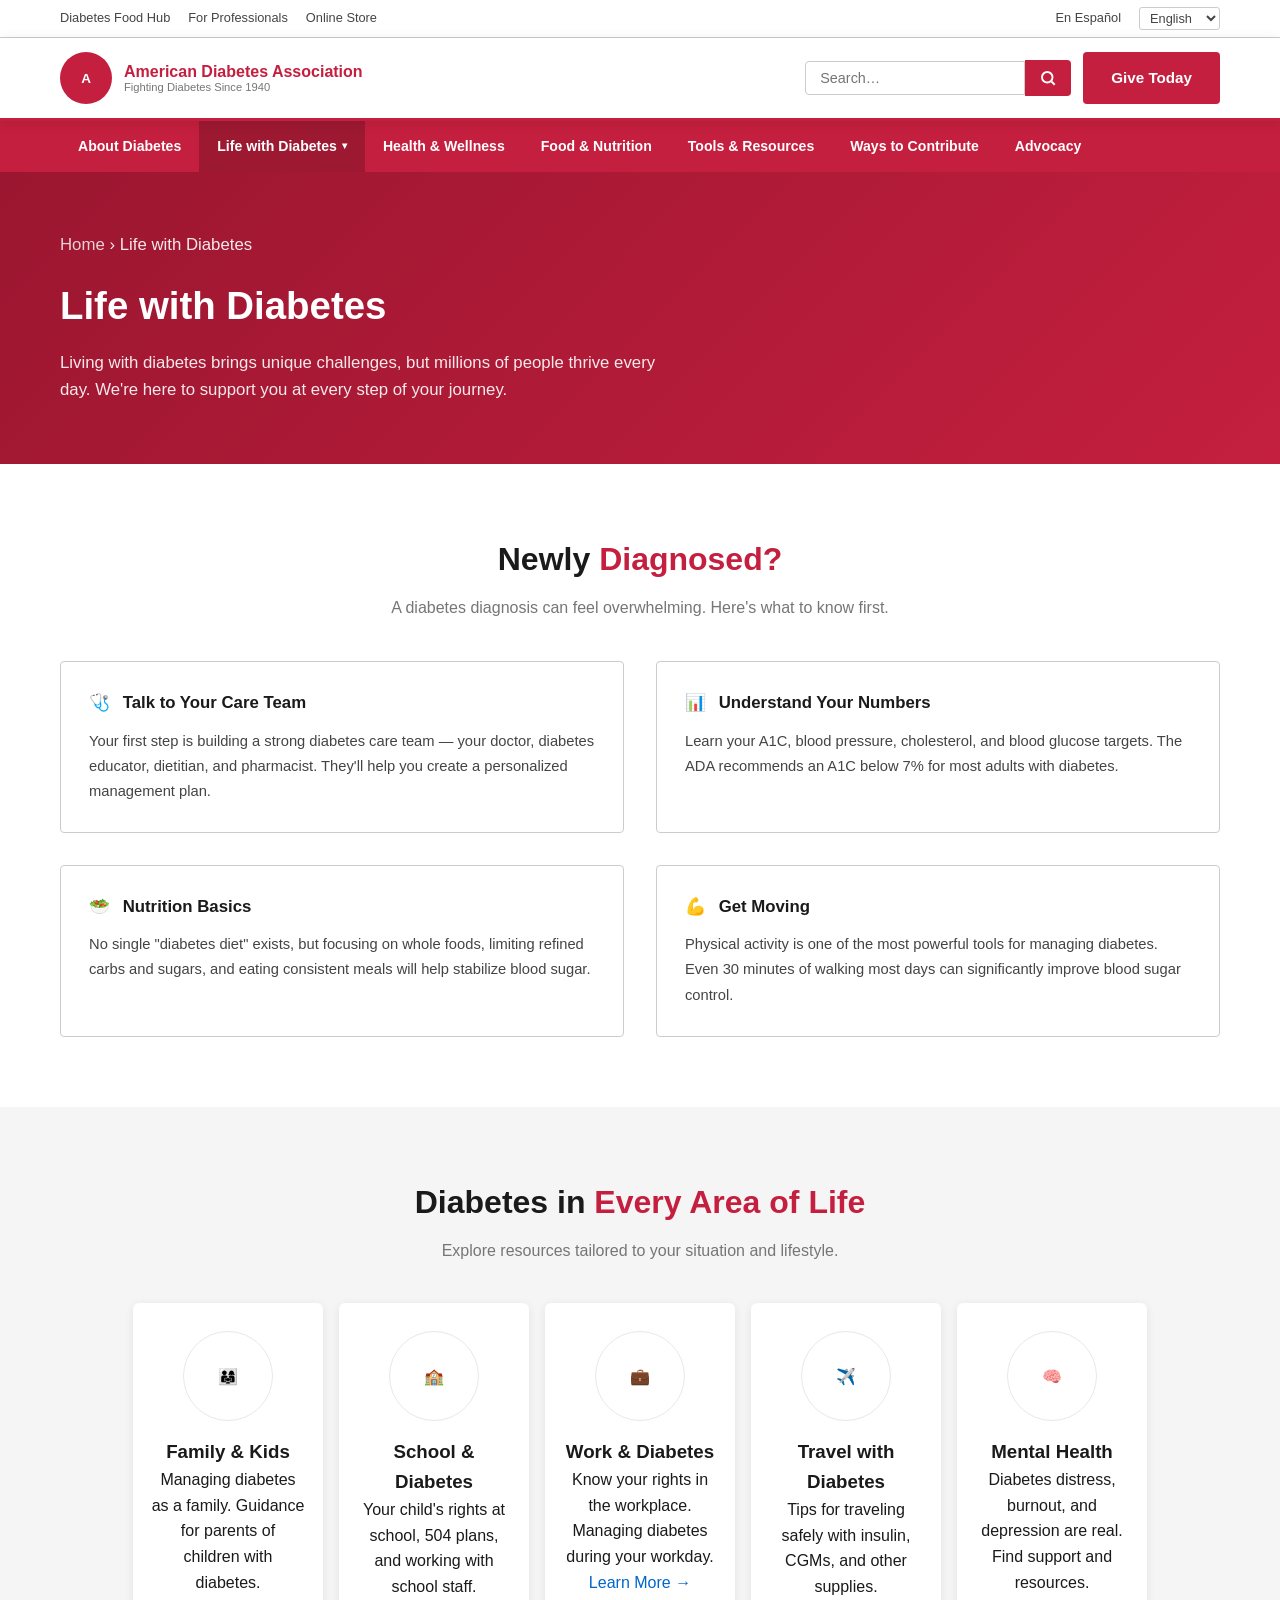
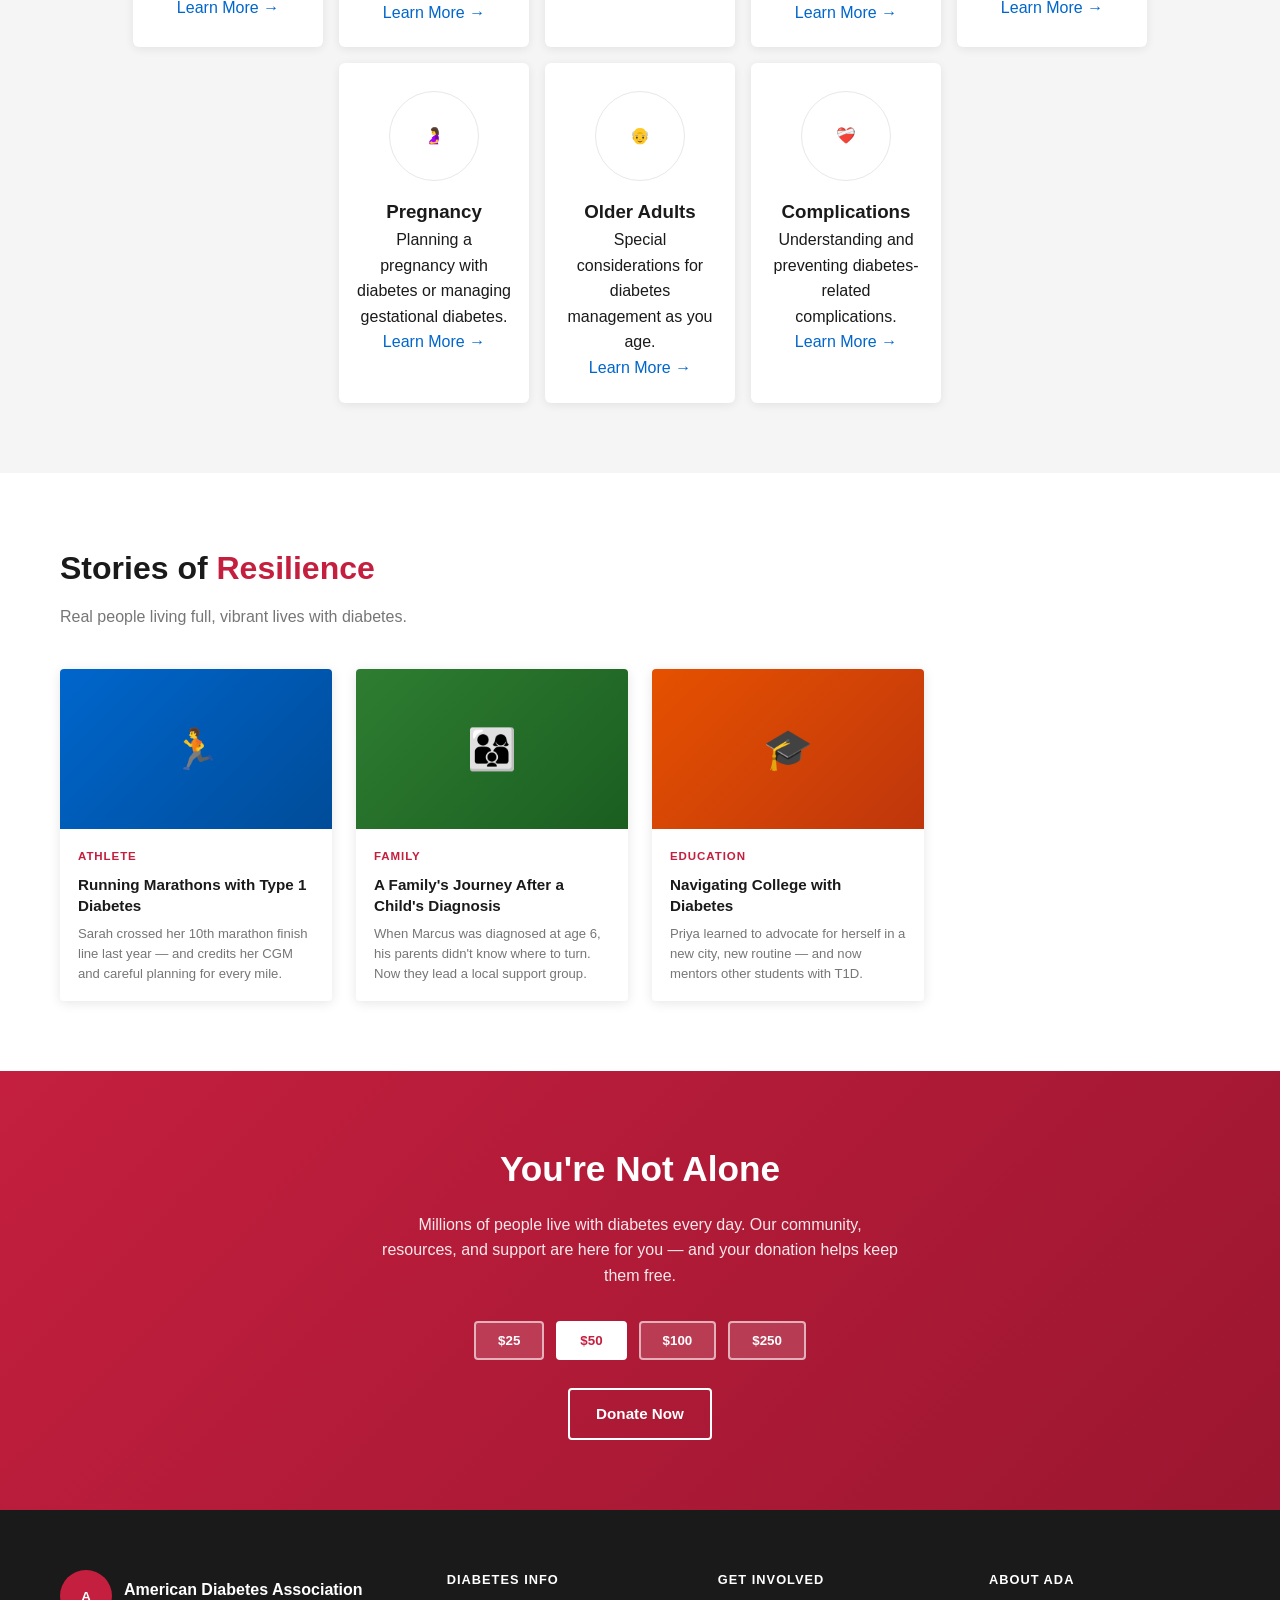
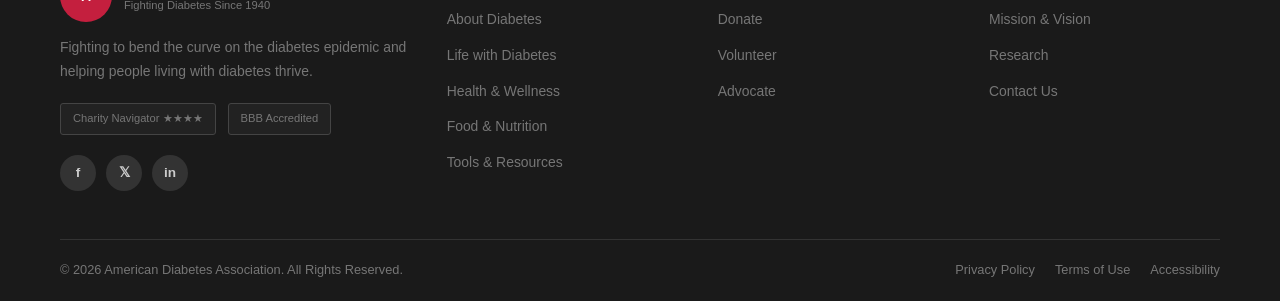
<file: life-with-diabetes.html>
<!DOCTYPE html>
<html lang="en">
<head>
  <meta charset="UTF-8" />
  <meta name="viewport" content="width=device-width, initial-scale=1.0" />
  <title>Life with Diabetes – American Diabetes Association</title>
  <link rel="stylesheet" href="styles.css" />
</head>
<body>

  <!-- TOP BAR -->
  <div class="top-bar">
    <div class="container">
      <div class="top-bar-left"><a href="#">Diabetes Food Hub</a><a href="#">For Professionals</a><a href="#">Online Store</a></div>
      <div class="top-bar-right"><a href="#">En Español</a><select class="lang-select" aria-label="Language"><option>English</option><option>Español</option></select></div>
    </div>
  </div>

  <!-- HEADER -->
  <header class="main-header">
    <div class="container">
      <div class="header-inner">
        <a href="index.html" class="logo">
          <div class="logo-icon"><svg viewBox="0 0 40 40" fill="none"><text x="20" y="27" text-anchor="middle" fill="white" font-size="18" font-weight="900" font-family="Arial">A</text></svg></div>
          <div class="logo-text"><span class="name">American Diabetes Association</span><span class="tag">Fighting Diabetes Since 1940</span></div>
        </a>
        <div class="header-actions">
          <form class="search-form" role="search"><input type="search" class="search-input" placeholder="Search…" aria-label="Search" /><button type="submit" class="search-btn" aria-label="Submit search"><svg viewBox="0 0 24 24" fill="none" stroke="currentColor" stroke-width="2.5"><circle cx="11" cy="11" r="7"/><line x1="21" y1="21" x2="16.65" y2="16.65"/></svg></button></form>
          <a href="ways-to-contribute.html" class="btn btn-primary">Give Today</a>
          <button class="hamburger" aria-label="Open menu"><span></span><span></span><span></span></button>
        </div>
      </div>
    </div>
  </header>

  <!-- NAV -->
  <nav class="main-nav" aria-label="Primary navigation">
    <div class="container">
      <ul class="nav-list">
        <li class="nav-item"><a class="nav-link" href="about-diabetes.html">About Diabetes</a></li>
        <li class="nav-item" data-mega><a class="nav-link" href="life-with-diabetes.html">Life with Diabetes <span class="chevron">▾</span></a>
          <div class="mega-menu">
            <div class="mega-col"><div class="mega-col-title">Daily Life</div><ul><li><a href="#">Managing Your Diabetes</a></li><li><a href="#">Family &amp; Relationships</a></li><li><a href="#">School &amp; Diabetes</a></li><li><a href="#">Work &amp; Diabetes</a></li></ul></div>
            <div class="mega-col"><div class="mega-col-title">Special Topics</div><ul><li><a href="#">Travel</a></li><li><a href="#">Mental Health</a></li><li><a href="#">Pregnancy</a></li></ul></div>
          </div>
        </li>
        <li class="nav-item"><a class="nav-link" href="health-wellness.html">Health &amp; Wellness</a></li>
        <li class="nav-item"><a class="nav-link" href="food-nutrition.html">Food &amp; Nutrition</a></li>
        <li class="nav-item"><a class="nav-link" href="tools-resources.html">Tools &amp; Resources</a></li>
        <li class="nav-item"><a class="nav-link" href="ways-to-contribute.html">Ways to Contribute</a></li>
        <li class="nav-item"><a class="nav-link" href="advocacy.html">Advocacy</a></li>
      </ul>
    </div>
  </nav>

  <!-- PAGE HERO -->
  <section class="page-hero">
    <div class="container">
      <p class="breadcrumb"><a href="index.html">Home</a> › Life with Diabetes</p>
      <h1>Life with Diabetes</h1>
      <p>Living with diabetes brings unique challenges, but millions of people thrive every day. We're here to support you at every step of your journey.</p>
    </div>
  </section>

  <!-- NEWLY DIAGNOSED -->
  <section class="section">
    <div class="container">
      <div class="section-header center">
        <h2 class="section-title">Newly <span>Diagnosed?</span></h2>
        <p class="section-sub">A diabetes diagnosis can feel overwhelming. Here's what to know first.</p>
      </div>
      <div class="info-grid">
        <div class="info-block">
          <h3><span class="ico">🩺</span> Talk to Your Care Team</h3>
          <p>Your first step is building a strong diabetes care team — your doctor, diabetes educator, dietitian, and pharmacist. They'll help you create a personalized management plan.</p>
        </div>
        <div class="info-block">
          <h3><span class="ico">📊</span> Understand Your Numbers</h3>
          <p>Learn your A1C, blood pressure, cholesterol, and blood glucose targets. The ADA recommends an A1C below 7% for most adults with diabetes.</p>
        </div>
        <div class="info-block">
          <h3><span class="ico">🥗</span> Nutrition Basics</h3>
          <p>No single "diabetes diet" exists, but focusing on whole foods, limiting refined carbs and sugars, and eating consistent meals will help stabilize blood sugar.</p>
        </div>
        <div class="info-block">
          <h3><span class="ico">💪</span> Get Moving</h3>
          <p>Physical activity is one of the most powerful tools for managing diabetes. Even 30 minutes of walking most days can significantly improve blood sugar control.</p>
        </div>
      </div>
    </div>
  </section>

  <!-- LIFE TOPICS CARDS -->
  <section class="section section-alt">
    <div class="container">
      <div class="section-header center">
        <h2 class="section-title">Diabetes in <span>Every Area of Life</span></h2>
        <p class="section-sub">Explore resources tailored to your situation and lifestyle.</p>
      </div>
      <div class="cards-grid">
        <div class="topic-card"><div class="icon">👨‍👩‍👧</div><h3>Family &amp; Kids</h3><p>Managing diabetes as a family. Guidance for parents of children with diabetes.</p><a href="#">Learn More →</a></div>
        <div class="topic-card"><div class="icon">🏫</div><h3>School &amp; Diabetes</h3><p>Your child's rights at school, 504 plans, and working with school staff.</p><a href="#">Learn More →</a></div>
        <div class="topic-card"><div class="icon">💼</div><h3>Work &amp; Diabetes</h3><p>Know your rights in the workplace. Managing diabetes during your workday.</p><a href="#">Learn More →</a></div>
        <div class="topic-card"><div class="icon">✈️</div><h3>Travel with Diabetes</h3><p>Tips for traveling safely with insulin, CGMs, and other supplies.</p><a href="#">Learn More →</a></div>
        <div class="topic-card"><div class="icon">🧠</div><h3>Mental Health</h3><p>Diabetes distress, burnout, and depression are real. Find support and resources.</p><a href="#">Learn More →</a></div>
        <div class="topic-card"><div class="icon">🤰</div><h3>Pregnancy</h3><p>Planning a pregnancy with diabetes or managing gestational diabetes.</p><a href="#">Learn More →</a></div>
        <div class="topic-card"><div class="icon">👴</div><h3>Older Adults</h3><p>Special considerations for diabetes management as you age.</p><a href="#">Learn More →</a></div>
        <div class="topic-card"><div class="icon">❤️‍🩹</div><h3>Complications</h3><p>Understanding and preventing diabetes-related complications.</p><a href="#">Learn More →</a></div>
      </div>
    </div>
  </section>

  <!-- STORIES -->
  <section class="section">
    <div class="container">
      <div class="section-header">
        <h2 class="section-title">Stories of <span>Resilience</span></h2>
        <p class="section-sub">Real people living full, vibrant lives with diabetes.</p>
      </div>
      <div class="news-grid">
        <div class="news-card"><div class="news-card-img blue">🏃</div><div class="news-card-body"><span class="news-tag">Athlete</span><h3>Running Marathons with Type 1 Diabetes</h3><p>Sarah crossed her 10th marathon finish line last year — and credits her CGM and careful planning for every mile.</p></div></div>
        <div class="news-card"><div class="news-card-img green">👨‍👩‍👦</div><div class="news-card-body"><span class="news-tag">Family</span><h3>A Family's Journey After a Child's Diagnosis</h3><p>When Marcus was diagnosed at age 6, his parents didn't know where to turn. Now they lead a local support group.</p></div></div>
        <div class="news-card"><div class="news-card-img orange">🎓</div><div class="news-card-body"><span class="news-tag">Education</span><h3>Navigating College with Diabetes</h3><p>Priya learned to advocate for herself in a new city, new routine — and now mentors other students with T1D.</p></div></div>
      </div>
    </div>
  </section>

  <!-- CTA -->
  <section class="donate-section">
    <div class="container">
      <h2>You're Not Alone</h2>
      <p>Millions of people live with diabetes every day. Our community, resources, and support are here for you — and your donation helps keep them free.</p>
      <div class="donate-amounts">
        <button class="amount-btn">$25</button>
        <button class="amount-btn active">$50</button>
        <button class="amount-btn">$100</button>
        <button class="amount-btn">$250</button>
      </div>
      <a href="ways-to-contribute.html" class="btn btn-outline">Donate Now</a>
    </div>
  </section>

  <!-- FOOTER -->
  <footer class="site-footer">
    <div class="container">
      <div class="footer-grid">
        <div class="footer-brand">
          <a href="index.html" class="logo"><div class="logo-icon"><svg viewBox="0 0 40 40" fill="none"><text x="20" y="27" text-anchor="middle" fill="white" font-size="18" font-weight="900" font-family="Arial">A</text></svg></div><div class="logo-text"><span class="name">American Diabetes Association</span><span class="tag">Fighting Diabetes Since 1940</span></div></a>
          <p>Fighting to bend the curve on the diabetes epidemic and helping people living with diabetes thrive.</p>
          <div class="trust-badges"><span class="badge">Charity Navigator ★★★★</span><span class="badge">BBB Accredited</span></div>
          <div class="footer-social"><a href="#" class="social-link">f</a><a href="#" class="social-link">𝕏</a><a href="#" class="social-link">in</a></div>
        </div>
        <div class="footer-col"><h4>Diabetes Info</h4><ul><li><a href="about-diabetes.html">About Diabetes</a></li><li><a href="life-with-diabetes.html">Life with Diabetes</a></li><li><a href="health-wellness.html">Health &amp; Wellness</a></li><li><a href="food-nutrition.html">Food &amp; Nutrition</a></li><li><a href="tools-resources.html">Tools &amp; Resources</a></li></ul></div>
        <div class="footer-col"><h4>Get Involved</h4><ul><li><a href="ways-to-contribute.html">Donate</a></li><li><a href="ways-to-contribute.html">Volunteer</a></li><li><a href="advocacy.html">Advocate</a></li></ul></div>
        <div class="footer-col"><h4>About ADA</h4><ul><li><a href="#">Mission &amp; Vision</a></li><li><a href="#">Research</a></li><li><a href="#">Contact Us</a></li></ul></div>
      </div>
      <div class="footer-bottom">
        <p>© 2026 American Diabetes Association. All Rights Reserved.</p>
        <div class="footer-bottom-links"><a href="#">Privacy Policy</a><a href="#">Terms of Use</a><a href="#">Accessibility</a></div>
      </div>
    </div>
  </footer>

  <script src="script.js"></script>
</body>
</html>
</file>
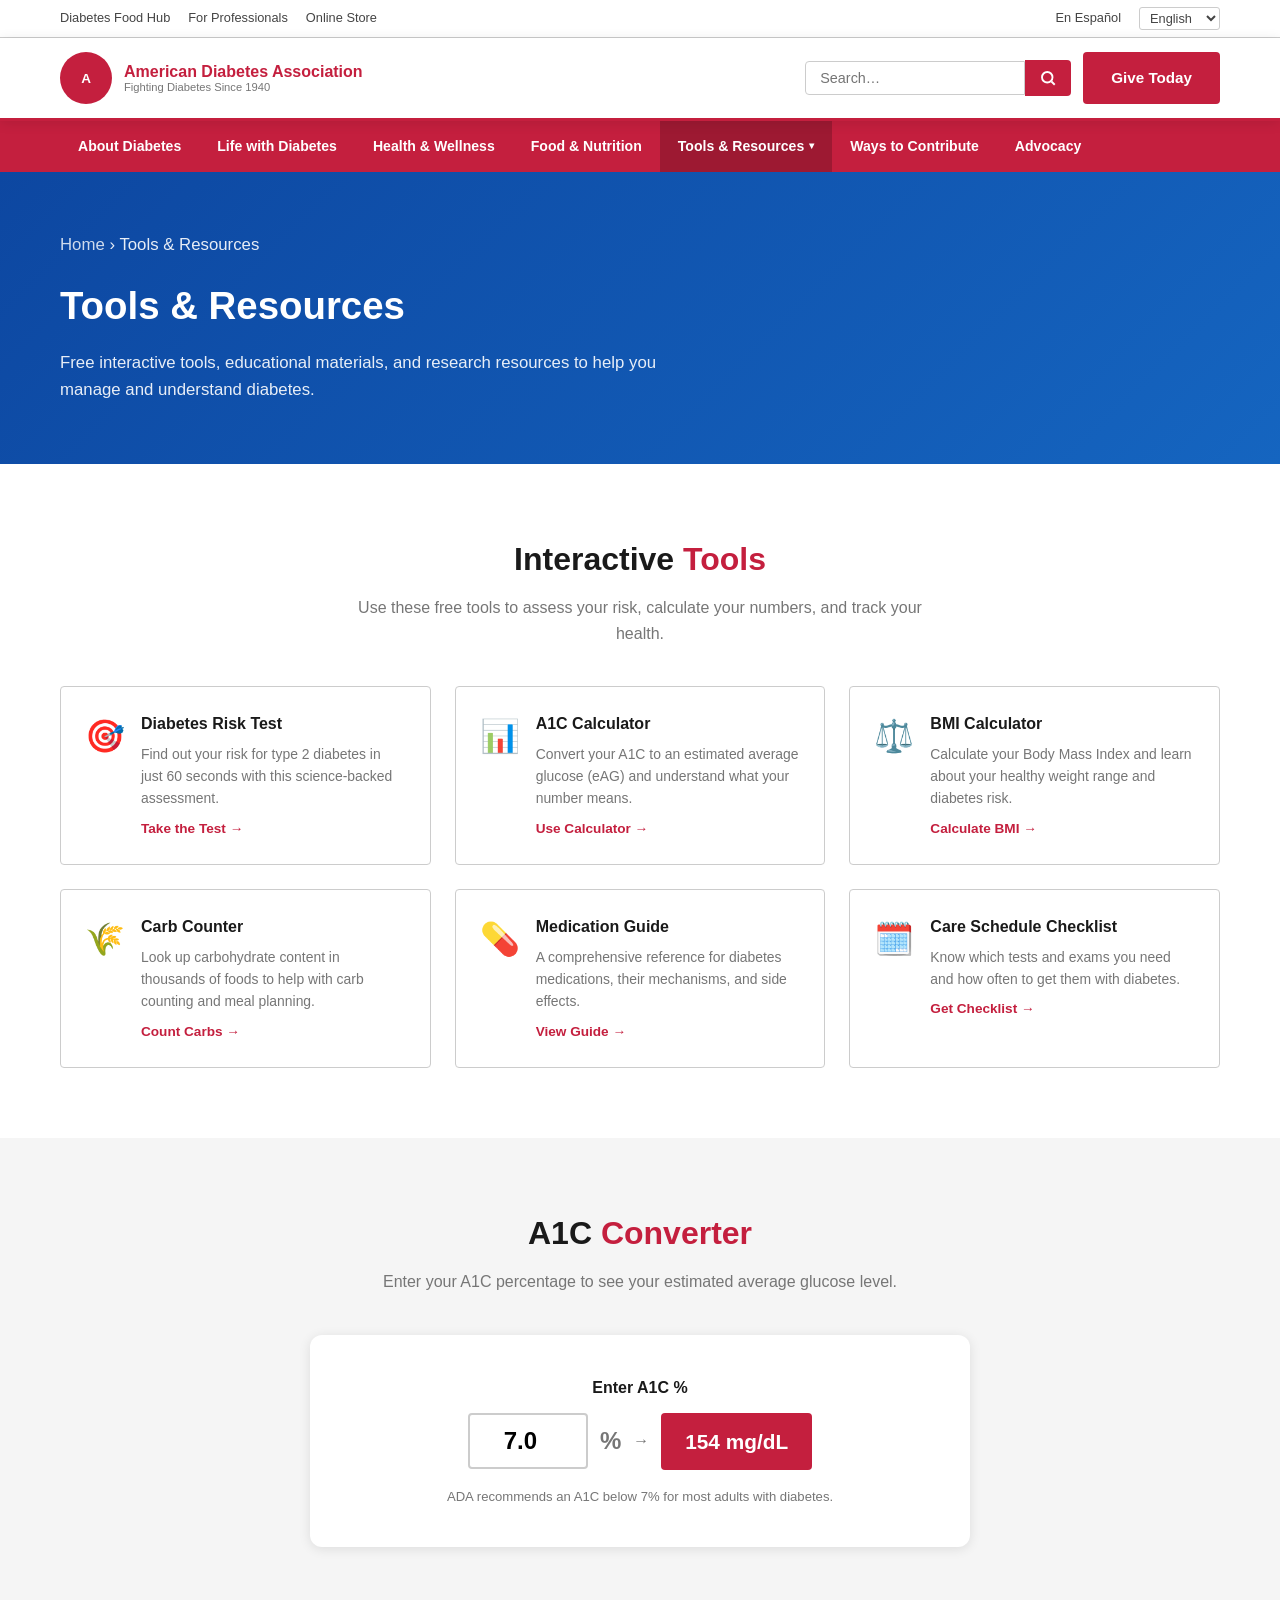
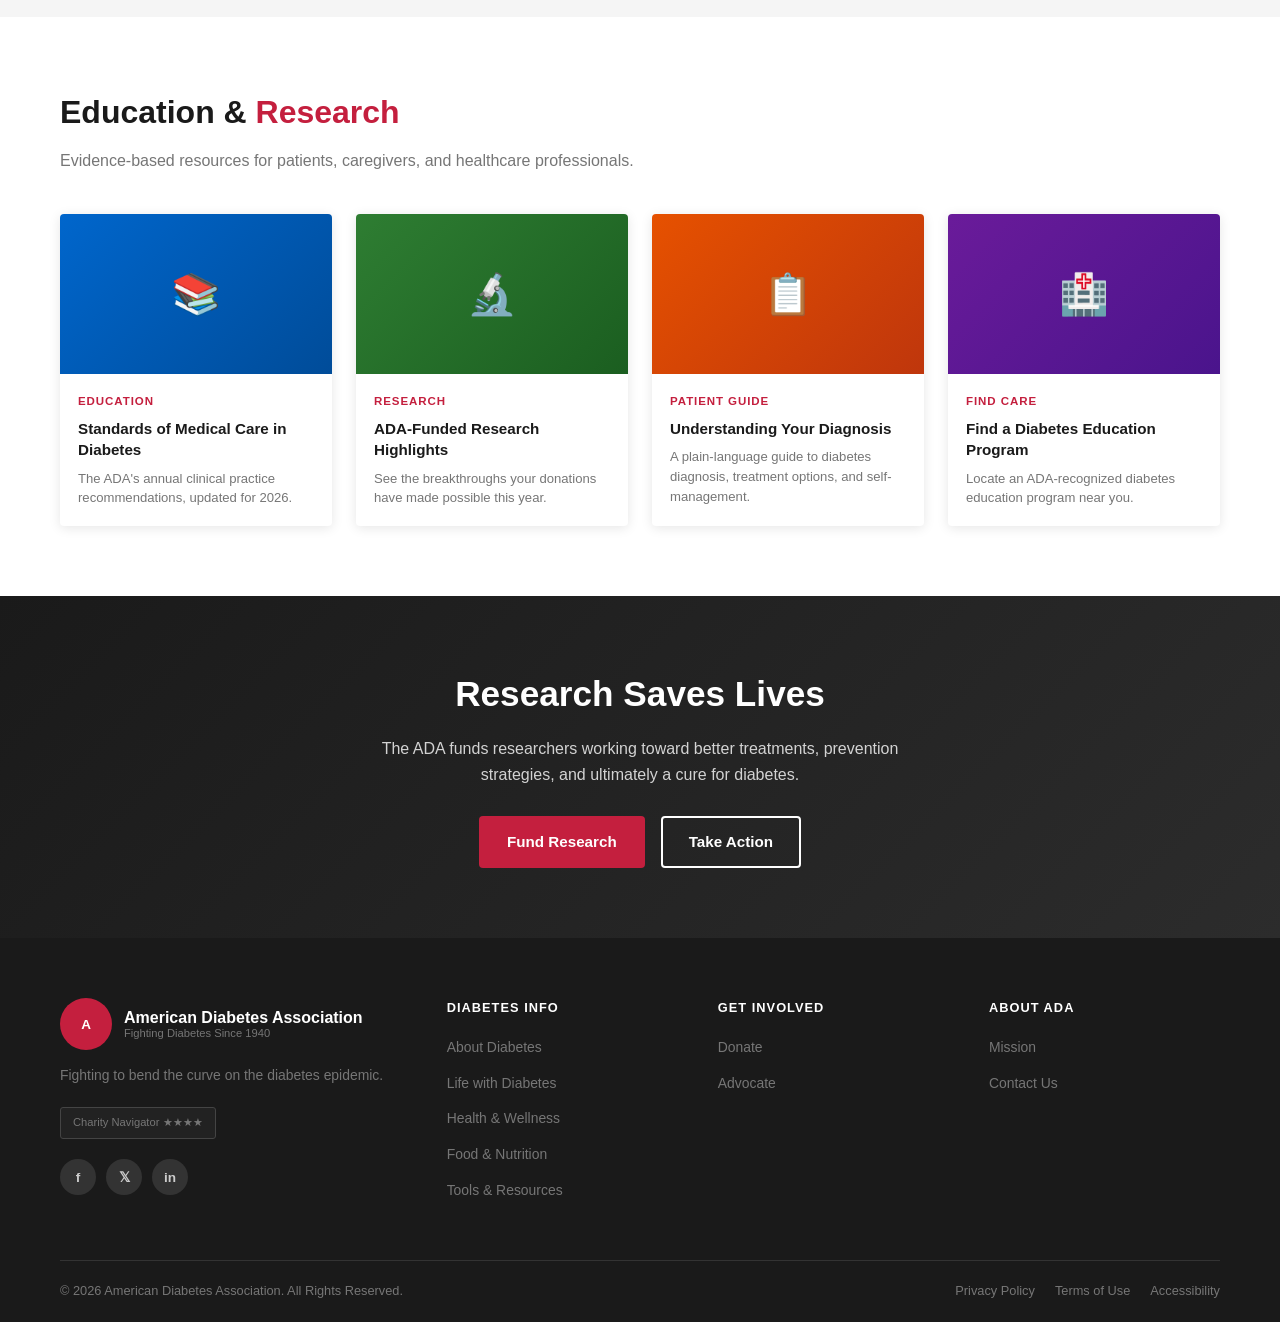
<file: tools-resources.html>
<!DOCTYPE html>
<html lang="en">
<head>
  <meta charset="UTF-8" />
  <meta name="viewport" content="width=device-width, initial-scale=1.0" />
  <title>Tools &amp; Resources – American Diabetes Association</title>
  <link rel="stylesheet" href="styles.css" />
</head>
<body>

  <!-- TOP BAR -->
  <div class="top-bar">
    <div class="container">
      <div class="top-bar-left"><a href="#">Diabetes Food Hub</a><a href="#">For Professionals</a><a href="#">Online Store</a></div>
      <div class="top-bar-right"><a href="#">En Español</a><select class="lang-select" aria-label="Language"><option>English</option><option>Español</option></select></div>
    </div>
  </div>

  <!-- HEADER -->
  <header class="main-header">
    <div class="container">
      <div class="header-inner">
        <a href="index.html" class="logo">
          <div class="logo-icon"><svg viewBox="0 0 40 40" fill="none"><text x="20" y="27" text-anchor="middle" fill="white" font-size="18" font-weight="900" font-family="Arial">A</text></svg></div>
          <div class="logo-text"><span class="name">American Diabetes Association</span><span class="tag">Fighting Diabetes Since 1940</span></div>
        </a>
        <div class="header-actions">
          <form class="search-form" role="search"><input type="search" class="search-input" placeholder="Search…" aria-label="Search" /><button type="submit" class="search-btn" aria-label="Submit search"><svg viewBox="0 0 24 24" fill="none" stroke="currentColor" stroke-width="2.5"><circle cx="11" cy="11" r="7"/><line x1="21" y1="21" x2="16.65" y2="16.65"/></svg></button></form>
          <a href="ways-to-contribute.html" class="btn btn-primary">Give Today</a>
          <button class="hamburger" aria-label="Open menu"><span></span><span></span><span></span></button>
        </div>
      </div>
    </div>
  </header>

  <!-- NAV -->
  <nav class="main-nav" aria-label="Primary navigation">
    <div class="container">
      <ul class="nav-list">
        <li class="nav-item"><a class="nav-link" href="about-diabetes.html">About Diabetes</a></li>
        <li class="nav-item"><a class="nav-link" href="life-with-diabetes.html">Life with Diabetes</a></li>
        <li class="nav-item"><a class="nav-link" href="health-wellness.html">Health &amp; Wellness</a></li>
        <li class="nav-item"><a class="nav-link" href="food-nutrition.html">Food &amp; Nutrition</a></li>
        <li class="nav-item" data-mega><a class="nav-link" href="tools-resources.html">Tools &amp; Resources <span class="chevron">▾</span></a>
          <div class="mega-menu">
            <div class="mega-col"><div class="mega-col-title">Tools</div><ul><li><a href="#">Diabetes Risk Test</a></li><li><a href="#">A1C Calculator</a></li><li><a href="#">BMI Calculator</a></li><li><a href="#">Carb Counter</a></li></ul></div>
            <div class="mega-col"><div class="mega-col-title">Resources</div><ul><li><a href="#">Patient Education</a></li><li><a href="#">Research</a></li><li><a href="#">Clinical Trials</a></li><li><a href="#">Find a Doctor</a></li></ul></div>
          </div>
        </li>
        <li class="nav-item"><a class="nav-link" href="ways-to-contribute.html">Ways to Contribute</a></li>
        <li class="nav-item"><a class="nav-link" href="advocacy.html">Advocacy</a></li>
      </ul>
    </div>
  </nav>

  <!-- PAGE HERO -->
  <section class="page-hero" style="background:linear-gradient(135deg,#0d47a1,#1565c0);">
    <div class="container">
      <p class="breadcrumb"><a href="index.html">Home</a> › Tools &amp; Resources</p>
      <h1>Tools &amp; Resources</h1>
      <p>Free interactive tools, educational materials, and research resources to help you manage and understand diabetes.</p>
    </div>
  </section>

  <!-- INTERACTIVE TOOLS -->
  <section class="section">
    <div class="container">
      <div class="section-header center">
        <h2 class="section-title">Interactive <span>Tools</span></h2>
        <p class="section-sub">Use these free tools to assess your risk, calculate your numbers, and track your health.</p>
      </div>
      <div class="tools-grid">
        <div class="tool-card">
          <div class="tool-icon">🎯</div>
          <div>
            <h4>Diabetes Risk Test</h4>
            <p>Find out your risk for type 2 diabetes in just 60 seconds with this science-backed assessment.</p>
            <a href="#">Take the Test →</a>
          </div>
        </div>
        <div class="tool-card">
          <div class="tool-icon">📊</div>
          <div>
            <h4>A1C Calculator</h4>
            <p>Convert your A1C to an estimated average glucose (eAG) and understand what your number means.</p>
            <a href="#">Use Calculator →</a>
          </div>
        </div>
        <div class="tool-card">
          <div class="tool-icon">⚖️</div>
          <div>
            <h4>BMI Calculator</h4>
            <p>Calculate your Body Mass Index and learn about your healthy weight range and diabetes risk.</p>
            <a href="#">Calculate BMI →</a>
          </div>
        </div>
        <div class="tool-card">
          <div class="tool-icon">🌾</div>
          <div>
            <h4>Carb Counter</h4>
            <p>Look up carbohydrate content in thousands of foods to help with carb counting and meal planning.</p>
            <a href="#">Count Carbs →</a>
          </div>
        </div>
        <div class="tool-card">
          <div class="tool-icon">💊</div>
          <div>
            <h4>Medication Guide</h4>
            <p>A comprehensive reference for diabetes medications, their mechanisms, and side effects.</p>
            <a href="#">View Guide →</a>
          </div>
        </div>
        <div class="tool-card">
          <div class="tool-icon">🗓️</div>
          <div>
            <h4>Care Schedule Checklist</h4>
            <p>Know which tests and exams you need and how often to get them with diabetes.</p>
            <a href="#">Get Checklist →</a>
          </div>
        </div>
      </div>
    </div>
  </section>

  <!-- A1C INTERACTIVE WIDGET -->
  <section class="section section-alt">
    <div class="container" style="max-width:700px;">
      <div class="section-header center">
        <h2 class="section-title">A1C <span>Converter</span></h2>
        <p class="section-sub">Enter your A1C percentage to see your estimated average glucose level.</p>
      </div>
      <div style="background:var(--white);border-radius:12px;padding:40px;box-shadow:var(--shadow);text-align:center;">
        <label for="a1c-input" style="display:block;font-weight:700;margin-bottom:12px;font-size:1rem;">Enter A1C %</label>
        <div style="display:flex;gap:12px;justify-content:center;align-items:center;flex-wrap:wrap;">
          <input type="number" id="a1c-input" min="4" max="15" step="0.1" value="7.0"
            style="width:120px;padding:12px;font-size:1.5rem;font-weight:700;text-align:center;border:2px solid var(--gray-300);border-radius:var(--radius);outline:none;"
            oninput="calcA1C(this.value)" />
          <span style="font-size:1.5rem;font-weight:700;color:var(--gray-500);">%</span>
          <span style="font-size:1rem;color:var(--gray-500);">→</span>
          <div id="a1c-result" style="background:var(--red);color:white;padding:12px 24px;border-radius:var(--radius);font-size:1.3rem;font-weight:900;">154 mg/dL</div>
        </div>
        <p style="font-size:.82rem;color:var(--gray-500);margin-top:16px;">ADA recommends an A1C below 7% for most adults with diabetes.</p>
      </div>
    </div>
  </section>

  <!-- EDUCATION RESOURCES -->
  <section class="section">
    <div class="container">
      <div class="section-header">
        <h2 class="section-title">Education &amp; <span>Research</span></h2>
        <p class="section-sub">Evidence-based resources for patients, caregivers, and healthcare professionals.</p>
      </div>
      <div class="news-grid">
        <div class="news-card"><div class="news-card-img blue">📚</div><div class="news-card-body"><span class="news-tag">Education</span><h3>Standards of Medical Care in Diabetes</h3><p>The ADA's annual clinical practice recommendations, updated for 2026.</p></div></div>
        <div class="news-card"><div class="news-card-img green">🔬</div><div class="news-card-body"><span class="news-tag">Research</span><h3>ADA-Funded Research Highlights</h3><p>See the breakthroughs your donations have made possible this year.</p></div></div>
        <div class="news-card"><div class="news-card-img orange">📋</div><div class="news-card-body"><span class="news-tag">Patient Guide</span><h3>Understanding Your Diagnosis</h3><p>A plain-language guide to diabetes diagnosis, treatment options, and self-management.</p></div></div>
        <div class="news-card"><div class="news-card-img purple">🏥</div><div class="news-card-body"><span class="news-tag">Find Care</span><h3>Find a Diabetes Education Program</h3><p>Locate an ADA-recognized diabetes education program near you.</p></div></div>
      </div>
    </div>
  </section>

  <!-- CTA -->
  <section class="cta-band">
    <div class="container">
      <h2>Research Saves Lives</h2>
      <p>The ADA funds researchers working toward better treatments, prevention strategies, and ultimately a cure for diabetes.</p>
      <div class="cta-btns">
        <a href="ways-to-contribute.html" class="btn btn-primary">Fund Research</a>
        <a href="advocacy.html" class="btn btn-outline">Take Action</a>
      </div>
    </div>
  </section>

  <!-- FOOTER -->
  <footer class="site-footer">
    <div class="container">
      <div class="footer-grid">
        <div class="footer-brand"><a href="index.html" class="logo"><div class="logo-icon"><svg viewBox="0 0 40 40" fill="none"><text x="20" y="27" text-anchor="middle" fill="white" font-size="18" font-weight="900" font-family="Arial">A</text></svg></div><div class="logo-text"><span class="name">American Diabetes Association</span><span class="tag">Fighting Diabetes Since 1940</span></div></a><p>Fighting to bend the curve on the diabetes epidemic.</p><div class="trust-badges"><span class="badge">Charity Navigator ★★★★</span></div><div class="footer-social"><a href="#" class="social-link">f</a><a href="#" class="social-link">𝕏</a><a href="#" class="social-link">in</a></div></div>
        <div class="footer-col"><h4>Diabetes Info</h4><ul><li><a href="about-diabetes.html">About Diabetes</a></li><li><a href="life-with-diabetes.html">Life with Diabetes</a></li><li><a href="health-wellness.html">Health &amp; Wellness</a></li><li><a href="food-nutrition.html">Food &amp; Nutrition</a></li><li><a href="tools-resources.html">Tools &amp; Resources</a></li></ul></div>
        <div class="footer-col"><h4>Get Involved</h4><ul><li><a href="ways-to-contribute.html">Donate</a></li><li><a href="advocacy.html">Advocate</a></li></ul></div>
        <div class="footer-col"><h4>About ADA</h4><ul><li><a href="#">Mission</a></li><li><a href="#">Contact Us</a></li></ul></div>
      </div>
      <div class="footer-bottom"><p>© 2026 American Diabetes Association. All Rights Reserved.</p><div class="footer-bottom-links"><a href="#">Privacy Policy</a><a href="#">Terms of Use</a><a href="#">Accessibility</a></div></div>
    </div>
  </footer>

  <script src="script.js"></script>
  <script>
    function calcA1C(val) {
      const mg = Math.round((val - 2.152) / 0.0655);
      document.getElementById('a1c-result').textContent = (isNaN(mg) ? '--' : mg) + ' mg/dL';
    }
  </script>
</body>
</html>
</file>
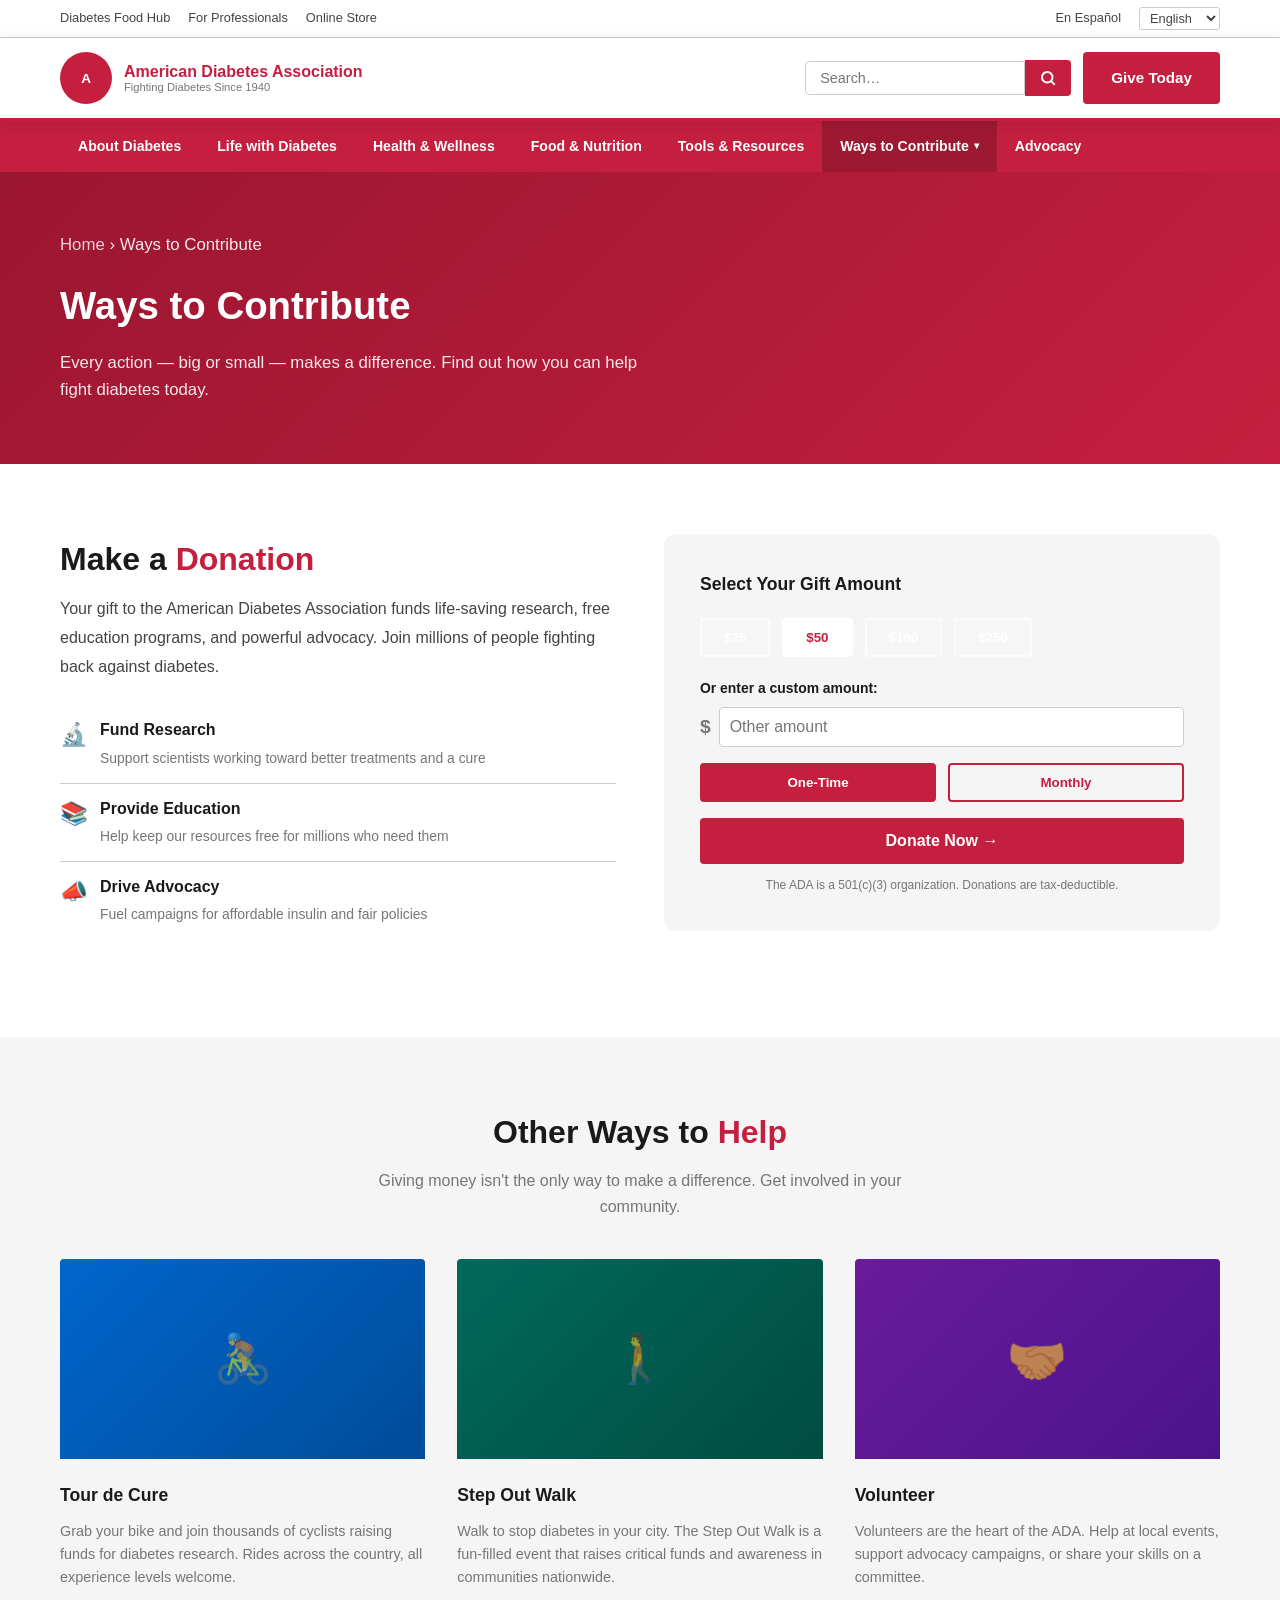
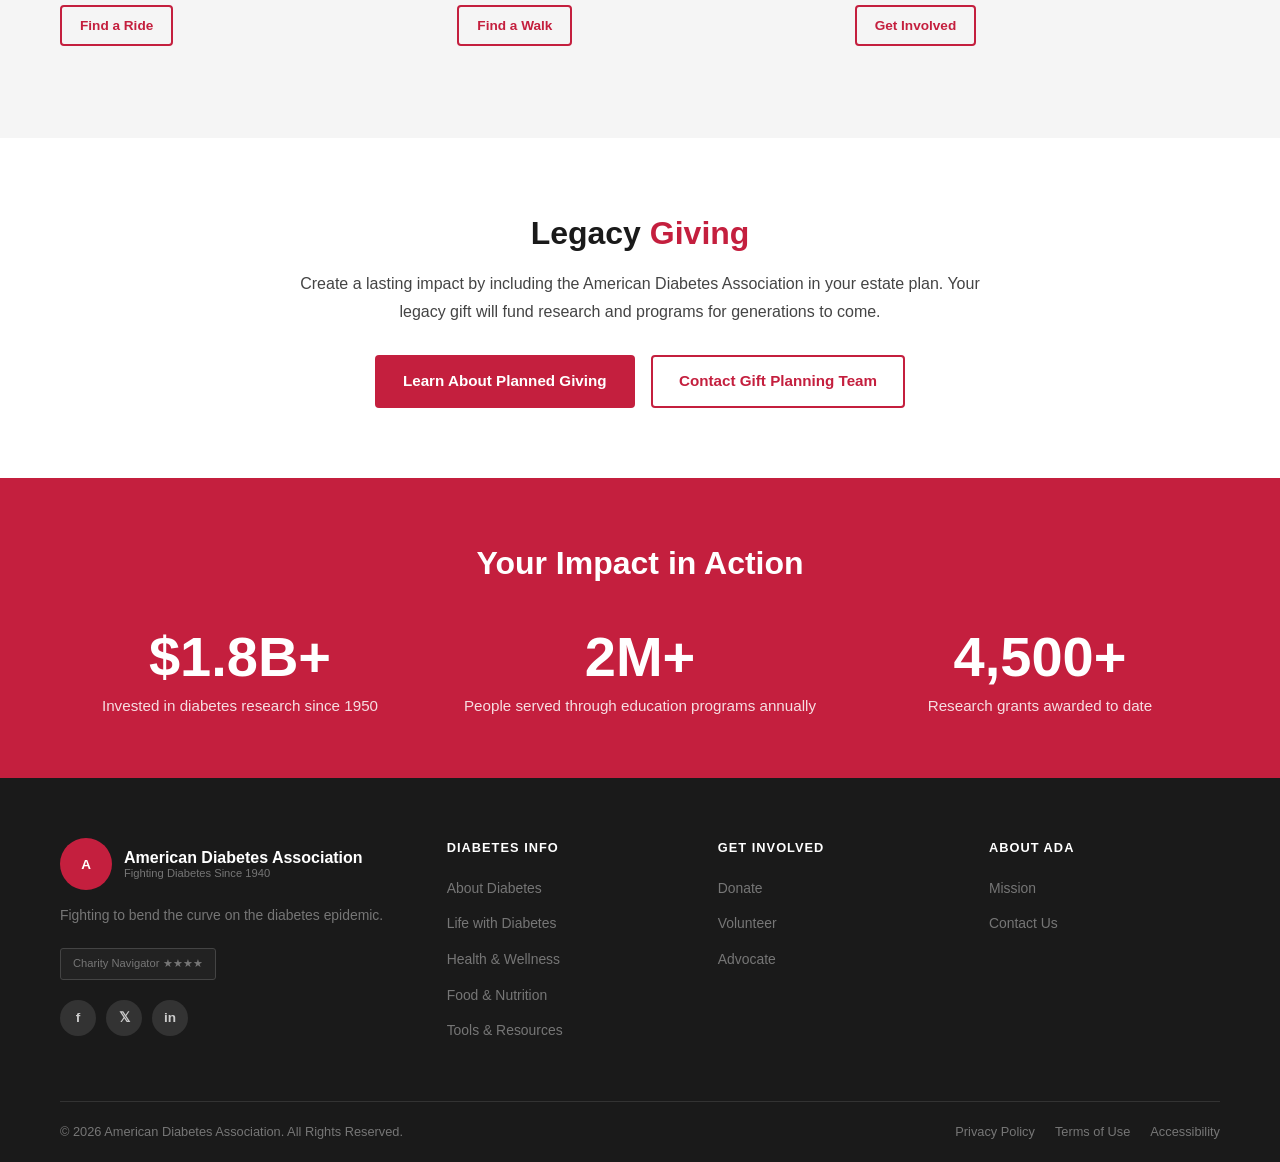
<file: ways-to-contribute.html>
<!DOCTYPE html>
<html lang="en">
<head>
  <meta charset="UTF-8" />
  <meta name="viewport" content="width=device-width, initial-scale=1.0" />
  <title>Ways to Contribute – American Diabetes Association</title>
  <link rel="stylesheet" href="styles.css" />
</head>
<body>

  <!-- TOP BAR -->
  <div class="top-bar">
    <div class="container">
      <div class="top-bar-left"><a href="#">Diabetes Food Hub</a><a href="#">For Professionals</a><a href="#">Online Store</a></div>
      <div class="top-bar-right"><a href="#">En Español</a><select class="lang-select" aria-label="Language"><option>English</option><option>Español</option></select></div>
    </div>
  </div>

  <!-- HEADER -->
  <header class="main-header">
    <div class="container">
      <div class="header-inner">
        <a href="index.html" class="logo">
          <div class="logo-icon"><svg viewBox="0 0 40 40" fill="none"><text x="20" y="27" text-anchor="middle" fill="white" font-size="18" font-weight="900" font-family="Arial">A</text></svg></div>
          <div class="logo-text"><span class="name">American Diabetes Association</span><span class="tag">Fighting Diabetes Since 1940</span></div>
        </a>
        <div class="header-actions">
          <form class="search-form" role="search"><input type="search" class="search-input" placeholder="Search…" aria-label="Search" /><button type="submit" class="search-btn" aria-label="Submit search"><svg viewBox="0 0 24 24" fill="none" stroke="currentColor" stroke-width="2.5"><circle cx="11" cy="11" r="7"/><line x1="21" y1="21" x2="16.65" y2="16.65"/></svg></button></form>
          <a href="ways-to-contribute.html" class="btn btn-primary">Give Today</a>
          <button class="hamburger" aria-label="Open menu"><span></span><span></span><span></span></button>
        </div>
      </div>
    </div>
  </header>

  <!-- NAV -->
  <nav class="main-nav" aria-label="Primary navigation">
    <div class="container">
      <ul class="nav-list">
        <li class="nav-item"><a class="nav-link" href="about-diabetes.html">About Diabetes</a></li>
        <li class="nav-item"><a class="nav-link" href="life-with-diabetes.html">Life with Diabetes</a></li>
        <li class="nav-item"><a class="nav-link" href="health-wellness.html">Health &amp; Wellness</a></li>
        <li class="nav-item"><a class="nav-link" href="food-nutrition.html">Food &amp; Nutrition</a></li>
        <li class="nav-item"><a class="nav-link" href="tools-resources.html">Tools &amp; Resources</a></li>
        <li class="nav-item" data-mega><a class="nav-link" href="ways-to-contribute.html">Ways to Contribute <span class="chevron">▾</span></a>
          <div class="mega-menu">
            <div class="mega-col"><div class="mega-col-title">Give</div><ul><li><a href="#">Donate Today</a></li><li><a href="#">Monthly Giving</a></li><li><a href="#">Legacy Giving</a></li></ul></div>
            <div class="mega-col"><div class="mega-col-title">Act</div><ul><li><a href="#">Volunteer</a></li><li><a href="#">Tour de Cure</a></li><li><a href="#">Step Out Walk</a></li></ul></div>
          </div>
        </li>
        <li class="nav-item"><a class="nav-link" href="advocacy.html">Advocacy</a></li>
      </ul>
    </div>
  </nav>

  <!-- PAGE HERO -->
  <section class="page-hero">
    <div class="container">
      <p class="breadcrumb"><a href="index.html">Home</a> › Ways to Contribute</p>
      <h1>Ways to Contribute</h1>
      <p>Every action — big or small — makes a difference. Find out how you can help fight diabetes today.</p>
    </div>
  </section>

  <!-- DONATE SECTION -->
  <section class="section">
    <div class="container">
      <div style="display:grid;grid-template-columns:1fr 1fr;gap:48px;align-items:start;">
        <div>
          <h2 class="section-title">Make a <span>Donation</span></h2>
          <p style="color:var(--gray-700);line-height:1.8;margin-bottom:24px;">Your gift to the American Diabetes Association funds life-saving research, free education programs, and powerful advocacy. Join millions of people fighting back against diabetes.</p>
          <ul style="list-style:none;margin-bottom:28px;">
            <li style="display:flex;gap:12px;align-items:flex-start;padding:12px 0;border-bottom:1px solid var(--gray-300);">
              <span style="font-size:1.4rem;">🔬</span>
              <div><strong style="display:block;margin-bottom:2px;">Fund Research</strong><span style="font-size:.87rem;color:var(--gray-500);">Support scientists working toward better treatments and a cure</span></div>
            </li>
            <li style="display:flex;gap:12px;align-items:flex-start;padding:12px 0;border-bottom:1px solid var(--gray-300);">
              <span style="font-size:1.4rem;">📚</span>
              <div><strong style="display:block;margin-bottom:2px;">Provide Education</strong><span style="font-size:.87rem;color:var(--gray-500);">Help keep our resources free for millions who need them</span></div>
            </li>
            <li style="display:flex;gap:12px;align-items:flex-start;padding:12px 0;">
              <span style="font-size:1.4rem;">📣</span>
              <div><strong style="display:block;margin-bottom:2px;">Drive Advocacy</strong><span style="font-size:.87rem;color:var(--gray-500);">Fuel campaigns for affordable insulin and fair policies</span></div>
            </li>
          </ul>
        </div>
        <div style="background:var(--gray-100);border-radius:12px;padding:36px;">
          <h3 style="font-weight:800;margin-bottom:20px;font-size:1.1rem;">Select Your Gift Amount</h3>
          <div class="donate-amounts" style="justify-content:flex-start;margin-bottom:20px;">
            <button class="amount-btn">$25</button>
            <button class="amount-btn active">$50</button>
            <button class="amount-btn">$100</button>
            <button class="amount-btn">$250</button>
          </div>
          <div style="margin-bottom:16px;">
            <label style="font-size:.87rem;font-weight:700;display:block;margin-bottom:8px;">Or enter a custom amount:</label>
            <div style="display:flex;align-items:center;gap:8px;">
              <span style="font-size:1.2rem;font-weight:700;color:var(--gray-500);">$</span>
              <input type="number" placeholder="Other amount" style="flex:1;padding:10px;border:1px solid var(--gray-300);border-radius:var(--radius);font-size:1rem;" />
            </div>
          </div>
          <div style="display:flex;gap:12px;margin-bottom:16px;">
            <button style="flex:1;padding:10px;border:2px solid var(--red);background:var(--red);color:white;border-radius:var(--radius);font-weight:700;cursor:pointer;">One-Time</button>
            <button style="flex:1;padding:10px;border:2px solid var(--red);background:transparent;color:var(--red);border-radius:var(--radius);font-weight:700;cursor:pointer;">Monthly</button>
          </div>
          <button style="width:100%;padding:14px;background:var(--red);color:white;border:none;border-radius:var(--radius);font-weight:800;font-size:1rem;cursor:pointer;transition:background .2s;">Donate Now →</button>
          <p style="font-size:.75rem;color:var(--gray-500);margin-top:12px;text-align:center;">The ADA is a 501(c)(3) organization. Donations are tax-deductible.</p>
        </div>
      </div>
    </div>
  </section>

  <!-- OTHER WAYS -->
  <section class="section section-alt">
    <div class="container">
      <div class="section-header center">
        <h2 class="section-title">Other Ways to <span>Help</span></h2>
        <p class="section-sub">Giving money isn't the only way to make a difference. Get involved in your community.</p>
      </div>
      <div class="content-grid">
        <div class="content-card">
          <div class="content-card-img" style="background:linear-gradient(135deg,#0066cc,#004c99);">🚴</div>
          <div class="content-card-body">
            <h3>Tour de Cure</h3>
            <p>Grab your bike and join thousands of cyclists raising funds for diabetes research. Rides across the country, all experience levels welcome.</p>
            <a href="#" class="btn btn-red-outline btn-sm">Find a Ride</a>
          </div>
        </div>
        <div class="content-card">
          <div class="content-card-img" style="background:linear-gradient(135deg,#00695c,#004d40);">🚶</div>
          <div class="content-card-body">
            <h3>Step Out Walk</h3>
            <p>Walk to stop diabetes in your city. The Step Out Walk is a fun-filled event that raises critical funds and awareness in communities nationwide.</p>
            <a href="#" class="btn btn-red-outline btn-sm">Find a Walk</a>
          </div>
        </div>
        <div class="content-card">
          <div class="content-card-img" style="background:linear-gradient(135deg,#6a1b9a,#4a148c);">🤝</div>
          <div class="content-card-body">
            <h3>Volunteer</h3>
            <p>Volunteers are the heart of the ADA. Help at local events, support advocacy campaigns, or share your skills on a committee.</p>
            <a href="#" class="btn btn-red-outline btn-sm">Get Involved</a>
          </div>
        </div>
      </div>
    </div>
  </section>

  <!-- LEGACY GIVING -->
  <section class="section">
    <div class="container" style="max-width:760px;text-align:center;">
      <h2 class="section-title">Legacy <span>Giving</span></h2>
      <p style="color:var(--gray-700);line-height:1.8;margin-bottom:28px;font-size:1rem;">Create a lasting impact by including the American Diabetes Association in your estate plan. Your legacy gift will fund research and programs for generations to come.</p>
      <a href="#" class="btn btn-primary" style="margin-right:12px;">Learn About Planned Giving</a>
      <a href="#" class="btn btn-red-outline">Contact Gift Planning Team</a>
    </div>
  </section>

  <!-- IMPACT STATS -->
  <section class="stats-band">
    <div class="container">
      <div class="section-header center"><h2 class="section-title" style="color:#fff">Your Impact in Action</h2></div>
      <div class="stats-grid">
        <div class="stat-item"><span class="stat-number">$1.8B+</span><span class="stat-label">Invested in diabetes research since 1950</span></div>
        <div class="stat-item"><span class="stat-number">2M+</span><span class="stat-label">People served through education programs annually</span></div>
        <div class="stat-item"><span class="stat-number">4,500+</span><span class="stat-label">Research grants awarded to date</span></div>
      </div>
    </div>
  </section>

  <!-- FOOTER -->
  <footer class="site-footer">
    <div class="container">
      <div class="footer-grid">
        <div class="footer-brand"><a href="index.html" class="logo"><div class="logo-icon"><svg viewBox="0 0 40 40" fill="none"><text x="20" y="27" text-anchor="middle" fill="white" font-size="18" font-weight="900" font-family="Arial">A</text></svg></div><div class="logo-text"><span class="name">American Diabetes Association</span><span class="tag">Fighting Diabetes Since 1940</span></div></a><p>Fighting to bend the curve on the diabetes epidemic.</p><div class="trust-badges"><span class="badge">Charity Navigator ★★★★</span></div><div class="footer-social"><a href="#" class="social-link">f</a><a href="#" class="social-link">𝕏</a><a href="#" class="social-link">in</a></div></div>
        <div class="footer-col"><h4>Diabetes Info</h4><ul><li><a href="about-diabetes.html">About Diabetes</a></li><li><a href="life-with-diabetes.html">Life with Diabetes</a></li><li><a href="health-wellness.html">Health &amp; Wellness</a></li><li><a href="food-nutrition.html">Food &amp; Nutrition</a></li><li><a href="tools-resources.html">Tools &amp; Resources</a></li></ul></div>
        <div class="footer-col"><h4>Get Involved</h4><ul><li><a href="ways-to-contribute.html">Donate</a></li><li><a href="ways-to-contribute.html">Volunteer</a></li><li><a href="advocacy.html">Advocate</a></li></ul></div>
        <div class="footer-col"><h4>About ADA</h4><ul><li><a href="#">Mission</a></li><li><a href="#">Contact Us</a></li></ul></div>
      </div>
      <div class="footer-bottom"><p>© 2026 American Diabetes Association. All Rights Reserved.</p><div class="footer-bottom-links"><a href="#">Privacy Policy</a><a href="#">Terms of Use</a><a href="#">Accessibility</a></div></div>
    </div>
  </footer>

  <script src="script.js"></script>
</body>
</html>
</file>
<file: styles.css>
/* ============================================================
   American Diabetes Association – Site Styles
   ============================================================ */

/* ---------- Reset & Base ---------- */
*, *::before, *::after { box-sizing: border-box; margin: 0; padding: 0; }

:root {
  --red:         #C41F3E;
  --red-dark:    #9B1630;
  --red-light:   #E8234A;
  --blue:        #0066CC;
  --blue-dark:   #004C99;
  --gray-900:    #1A1A1A;
  --gray-700:    #444444;
  --gray-500:    #767676;
  --gray-300:    #CCCCCC;
  --gray-100:    #F5F5F5;
  --white:       #FFFFFF;
  --font:        'Segoe UI', Arial, sans-serif;
  --radius:      4px;
  --shadow:      0 2px 12px rgba(0,0,0,.10);
  --transition:  .2s ease;
}

html { scroll-behavior: smooth; }

body {
  font-family: var(--font);
  color: var(--gray-900);
  background: var(--white);
  line-height: 1.6;
  font-size: 16px;
}

a { color: var(--blue); text-decoration: none; }
a:hover { text-decoration: underline; }
img { max-width: 100%; display: block; }
ul { list-style: none; }

/* ---------- Utility ---------- */
.container { max-width: 1200px; margin: 0 auto; padding: 0 20px; }
.sr-only { position: absolute; width: 1px; height: 1px; overflow: hidden; clip: rect(0,0,0,0); }

.btn {
  display: inline-block;
  padding: 12px 26px;
  border-radius: var(--radius);
  font-weight: 700;
  font-size: .95rem;
  cursor: pointer;
  transition: background var(--transition), transform var(--transition);
  border: 2px solid transparent;
  text-align: center;
}
.btn:hover { transform: translateY(-1px); text-decoration: none; }
.btn-primary   { background: var(--red); color: var(--white); }
.btn-primary:hover { background: var(--red-dark); }
.btn-outline   { background: transparent; border-color: var(--white); color: var(--white); }
.btn-outline:hover { background: rgba(255,255,255,.15); }
.btn-red-outline { background: transparent; border-color: var(--red); color: var(--red); }
.btn-red-outline:hover { background: var(--red); color: var(--white); }
.btn-sm { padding: 8px 18px; font-size: .85rem; }

/* ============================================================
   TOP BAR
   ============================================================ */
.top-bar {
  background: var(--white);
  color: var(--gray-700);
  font-size: .8rem;
  padding: 7px 0;
  border-bottom: 1px solid var(--gray-300);
}
.top-bar .container {
  display: flex;
  align-items: center;
  justify-content: space-between;
  gap: 12px;
}
.top-bar a { color: var(--gray-700); }
.top-bar a:hover { color: var(--red); text-decoration: none; }
.top-bar-left, .top-bar-right { display: flex; gap: 18px; align-items: center; }
.top-bar-right .lang-select {
  background: transparent; border: 1px solid var(--gray-300);
  color: var(--gray-700); padding: 2px 6px; border-radius: 3px; cursor: pointer;
  font-size: .8rem;
}

/* ============================================================
   MAIN HEADER
   ============================================================ */
.main-header {
  background: var(--white);
  border-bottom: 3px solid var(--red);
  position: sticky;
  top: 0;
  z-index: 1000;
  box-shadow: var(--shadow);
}
.header-inner {
  display: flex;
  align-items: center;
  justify-content: space-between;
  padding: 14px 0;
}
.logo { display: flex; align-items: center; gap: 12px; text-decoration: none; }
.logo-icon {
  width: 52px; height: 52px;
  background: var(--red);
  border-radius: 50%;
  display: flex; align-items: center; justify-content: center;
  flex-shrink: 0;
}
.logo-icon svg { width: 30px; height: 30px; }
.logo-text { line-height: 1.2; }
.logo-text .name { font-size: 1rem; font-weight: 800; color: var(--red); display: block; }
.logo-text .tag  { font-size: .7rem; color: var(--gray-500); display: block; }

.header-actions { display: flex; align-items: center; gap: 12px; }
.search-form { display: flex; align-items: center; }
.search-input {
  border: 1px solid var(--gray-300); border-radius: var(--radius) 0 0 var(--radius);
  padding: 8px 14px; font-size: .9rem; outline: none; width: 220px;
}
.search-input:focus { border-color: var(--red); }
.search-btn {
  background: var(--red); border: none; color: var(--white);
  padding: 9px 14px; cursor: pointer;
  border-radius: 0 var(--radius) var(--radius) 0;
  transition: background var(--transition);
}
.search-btn:hover { background: var(--red-dark); }
.search-btn svg { width: 18px; height: 18px; display: block; }

/* ============================================================
   MEGA NAV
   ============================================================ */
.main-nav { background: var(--red); }
.nav-list {
  display: flex;
  align-items: stretch;
}
.nav-item { position: relative; }
.nav-link {
  display: flex; align-items: center; gap: 5px;
  color: var(--white); font-weight: 700; font-size: .88rem;
  padding: 14px 18px;
  transition: background var(--transition);
  white-space: nowrap;
  cursor: pointer;
  text-decoration: none;
}
.nav-link:hover, .nav-item.open > .nav-link { background: var(--red-dark); text-decoration: none; }
.nav-link .chevron { font-size: .65rem; transition: transform var(--transition); }
.nav-item.open .chevron { transform: rotate(180deg); }

/* Mega dropdown */
.mega-menu {
  display: none;
  position: absolute;
  top: 100%; left: 0;
  background: var(--white);
  border-top: 3px solid var(--red);
  box-shadow: 0 6px 24px rgba(0,0,0,.18);
  min-width: 680px;
  padding: 28px;
  z-index: 999;
  border-radius: 0 0 var(--radius) var(--radius);
}
.nav-item.open .mega-menu { display: flex; gap: 32px; }
.mega-col { flex: 1; }
.mega-col-title {
  font-size: .7rem; font-weight: 800; text-transform: uppercase;
  letter-spacing: .08em; color: var(--red); border-bottom: 1px solid var(--gray-300);
  padding-bottom: 8px; margin-bottom: 12px;
}
.mega-col ul li { margin-bottom: 8px; }
.mega-col ul li a { color: var(--gray-700); font-size: .88rem; }
.mega-col ul li a:hover { color: var(--red); }

/* Mobile hamburger */
.hamburger { display: none; background: none; border: none; cursor: pointer; padding: 8px; }
.hamburger span {
  display: block; width: 24px; height: 2px;
  background: var(--gray-900); margin: 5px 0;
  transition: var(--transition);
}

/* ============================================================
   HERO
   ============================================================ */
.hero {
  position: relative;
  background: linear-gradient(135deg, #1A1A2E 0%, #16213E 50%, #0F3460 100%);
  color: var(--white);
  min-height: 520px;
  display: flex; align-items: center;
  overflow: hidden;
}
.hero::before {
  content: '';
  position: absolute; inset: 0;
  background: linear-gradient(to right, rgba(196,31,62,.85) 0%, rgba(196,31,62,.4) 60%, transparent 100%);
}
.hero-content {
  position: relative; z-index: 2;
  max-width: 600px;
}
.hero-eyebrow {
  font-size: .8rem; font-weight: 700; letter-spacing: .12em; text-transform: uppercase;
  color: rgba(255,255,255,.8); margin-bottom: 14px;
}
.hero h1 {
  font-size: clamp(1.8rem, 4vw, 3rem);
  font-weight: 900; line-height: 1.15;
  margin-bottom: 20px;
}
.hero p {
  font-size: 1.05rem; line-height: 1.7;
  color: rgba(255,255,255,.9); margin-bottom: 28px;
  max-width: 500px;
}
.hero-btns { display: flex; gap: 14px; flex-wrap: wrap; }

/* ============================================================
   SECTION COMMONS
   ============================================================ */
.section { padding: 70px 0; }
.section-alt { background: var(--gray-100); }
.section-title {
  font-size: clamp(1.4rem, 3vw, 2rem);
  font-weight: 800; color: var(--gray-900);
  margin-bottom: 10px;
}
.section-title span { color: var(--red); }
.section-sub {
  font-size: 1rem; color: var(--gray-500);
  max-width: 600px; margin-bottom: 40px;
}
.section-header { margin-bottom: 40px; }
.section-header.center { text-align: center; }
.section-header.center .section-sub { margin: 0 auto 40px; }

/* ============================================================
   TOPIC CARDS
   ============================================================ */
.cards-grid {
  display: flex;
  flex-wrap: wrap;
  justify-content: center;
  gap: 16px;
}
.topic-card {
  background: #fff;
  border-radius: 6px;
  padding: 28px 18px 22px;
  text-align: center;
  box-shadow: 0 2px 10px rgba(0,0,0,.08);
  transition: background var(--transition), box-shadow var(--transition);
  cursor: pointer;
  width: 190px;
}
.topic-card:hover { background: #f5f5f5; box-shadow: 0 4px 14px rgba(0,0,0,.12); }
.topic-card .icon {
  display: flex; align-items: center; justify-content: center;
  width: 90px; height: 90px;
  border-radius: 50%;
  background: #fff;
  border: 1px solid #e8e8e8;
  margin: 0 auto 16px;
  transition: background var(--transition), border-color var(--transition), transform var(--transition);
  color: #8B1A2B;
}
.topic-card:hover .icon {
  background: #fce8ec;
  border-color: #e8b4bf;
  transform: translateY(-6px);
}
.topic-card .icon img {
  display: block;
}
.topic-card .tile-title { margin: 0; }
.topic-card .tile-title a { font-size: .95rem; font-weight: 700; color: #8B1A2B; text-decoration: none; }
.topic-card .tile-title a:hover { text-decoration: underline; }

/* ============================================================
   STATS BAND
   ============================================================ */
.stats-band {
  background: var(--red);
  color: var(--white);
  padding: 60px 0;
}
.stats-band .section-title { color: var(--white); }
.stats-grid {
  display: grid;
  grid-template-columns: repeat(3, 1fr);
  gap: 40px;
  margin-top: 40px;
}
.stat-item { text-align: center; }
.stat-number {
  font-size: clamp(2rem, 5vw, 3.5rem);
  font-weight: 900; line-height: 1;
  display: block; margin-bottom: 8px;
}
.stat-label { font-size: .95rem; color: rgba(255,255,255,.85); }

/* ============================================================
   CONTENT SECTIONS (3-col)
   ============================================================ */
.content-grid {
  display: grid;
  grid-template-columns: repeat(3, 1fr);
  gap: 32px;
}
.content-card { border-radius: var(--radius); overflow: hidden; }
.content-card-img {
  width: 100%; height: 200px;
  object-fit: cover;
  background: linear-gradient(135deg, #e8234a, #9b1630);
  display: flex; align-items: center; justify-content: center;
  font-size: 3rem;
  color: rgba(255,255,255,.6);
}
.content-card-body { padding: 22px 0; }
.content-card-body h3 { font-size: 1.1rem; font-weight: 800; margin-bottom: 10px; color: var(--gray-900); }
.content-card-body p  { font-size: .9rem; color: var(--gray-500); margin-bottom: 16px; }

/* ============================================================
   NEWS/STORY CARDS
   ============================================================ */
.news-grid {
  display: grid;
  grid-template-columns: repeat(auto-fill, minmax(260px, 1fr));
  gap: 24px;
}
.news-card {
  border-radius: var(--radius);
  background: var(--white);
  box-shadow: var(--shadow);
  overflow: hidden;
  transition: transform var(--transition);
}
.news-card:hover { transform: translateY(-4px); }
.news-card-img {
  height: 160px;
  display: flex; align-items: center; justify-content: center;
  font-size: 2.5rem;
}
.news-card-img.blue   { background: linear-gradient(135deg,#0066cc,#004c99); }
.news-card-img.red    { background: linear-gradient(135deg,var(--red),var(--red-dark)); }
.news-card-img.green  { background: linear-gradient(135deg,#2e7d32,#1b5e20); }
.news-card-img.orange { background: linear-gradient(135deg,#e65100,#bf360c); }
.news-card-img.purple { background: linear-gradient(135deg,#6a1b9a,#4a148c); }
.news-card-img.teal   { background: linear-gradient(135deg,#00695c,#004d40); }
.news-card-body { padding: 18px; }
.news-tag {
  font-size: .72rem; font-weight: 700; text-transform: uppercase;
  letter-spacing: .08em; color: var(--red); margin-bottom: 8px; display: block;
}
.news-card-body h3 { font-size: .95rem; font-weight: 700; color: var(--gray-900); margin-bottom: 8px; line-height: 1.4; }
.news-card-body p  { font-size: .82rem; color: var(--gray-500); line-height: 1.5; }

/* ============================================================
   CTA BAND
   ============================================================ */
.cta-band {
  background: linear-gradient(135deg, var(--gray-900), #2c2c2c);
  color: var(--white);
  padding: 70px 0;
  text-align: center;
}
.cta-band h2 { font-size: clamp(1.4rem, 3vw, 2.2rem); font-weight: 800; margin-bottom: 14px; }
.cta-band p  { font-size: 1rem; color: rgba(255,255,255,.8); margin-bottom: 28px; max-width: 520px; margin-left: auto; margin-right: auto; }
.cta-btns { display: flex; gap: 16px; justify-content: center; flex-wrap: wrap; }

/* ============================================================
   EVENTS
   ============================================================ */
.events-list { display: flex; flex-direction: column; gap: 16px; }
.event-item {
  display: flex; gap: 20px; align-items: flex-start;
  background: var(--white); border: 1px solid var(--gray-300);
  border-left: 4px solid var(--red);
  border-radius: var(--radius); padding: 18px;
  transition: box-shadow var(--transition);
}
.event-item:hover { box-shadow: var(--shadow); }
.event-date {
  flex-shrink: 0; text-align: center;
  background: var(--red); color: var(--white);
  border-radius: var(--radius); padding: 8px 14px; min-width: 60px;
}
.event-date .month { font-size: .7rem; font-weight: 700; text-transform: uppercase; display: block; }
.event-date .day   { font-size: 1.5rem; font-weight: 900; display: block; line-height: 1; }
.event-info h4     { font-size: .95rem; font-weight: 700; margin-bottom: 4px; color: var(--gray-900); }
.event-info p      { font-size: .83rem; color: var(--gray-500); }
.event-tag         { display: inline-block; font-size: .7rem; font-weight: 700; background: rgba(196,31,62,.1); color: var(--red); padding: 2px 8px; border-radius: 20px; margin-bottom: 6px; }

/* ============================================================
   PAGE HERO (inner pages)
   ============================================================ */
.page-hero {
  background: linear-gradient(135deg, var(--red-dark), var(--red));
  color: var(--white);
  padding: 60px 0;
}
.page-hero h1 { font-size: clamp(1.6rem, 3vw, 2.6rem); font-weight: 900; margin-bottom: 14px; }
.page-hero p  { font-size: 1.05rem; color: rgba(255,255,255,.9); max-width: 600px; }
.breadcrumb { font-size: .8rem; color: rgba(255,255,255,.7); margin-bottom: 16px; }
.breadcrumb a { color: rgba(255,255,255,.8); }
.breadcrumb a:hover { color: var(--white); }

/* ============================================================
   ACCORDION
   ============================================================ */
.accordion { border: 1px solid var(--gray-300); border-radius: var(--radius); overflow: hidden; }
.accordion-item { border-bottom: 1px solid var(--gray-300); }
.accordion-item:last-child { border-bottom: none; }
.accordion-btn {
  width: 100%; background: var(--white);
  border: none; padding: 18px 20px;
  display: flex; justify-content: space-between; align-items: center;
  cursor: pointer; font-size: .95rem; font-weight: 700; color: var(--gray-900);
  text-align: left; transition: background var(--transition);
}
.accordion-btn:hover { background: var(--gray-100); }
.accordion-btn .acc-icon { font-size: 1.1rem; transition: transform var(--transition); flex-shrink: 0; }
.accordion-item.open .acc-icon { transform: rotate(45deg); }
.accordion-body { display: none; padding: 0 20px 20px; font-size: .92rem; color: var(--gray-700); line-height: 1.7; }
.accordion-item.open .accordion-body { display: block; }

/* ============================================================
   INFO BLOCKS
   ============================================================ */
.info-grid { display: grid; grid-template-columns: repeat(2, 1fr); gap: 32px; }
.info-block { padding: 28px; background: var(--white); border-radius: var(--radius); border: 1px solid var(--gray-300); }
.info-block h3 { font-size: 1.05rem; font-weight: 800; margin-bottom: 12px; color: var(--gray-900); }
.info-block h3 .ico { margin-right: 8px; }
.info-block p, .info-block li { font-size: .92rem; color: var(--gray-700); line-height: 1.7; }
.info-block ul { list-style: disc; padding-left: 20px; }
.info-block ul li { margin-bottom: 4px; }

/* ============================================================
   RECIPE / FOOD CARDS
   ============================================================ */
.recipe-grid { display: grid; grid-template-columns: repeat(auto-fill, minmax(240px, 1fr)); gap: 24px; }
.recipe-card { border-radius: var(--radius); background: var(--white); box-shadow: var(--shadow); overflow: hidden; }
.recipe-img {
  height: 180px; display: flex; align-items: center; justify-content: center;
  font-size: 3rem; background: linear-gradient(135deg, #f9a825, #e65100);
}
.recipe-body { padding: 18px; }
.recipe-body h4 { font-weight: 700; margin-bottom: 6px; color: var(--gray-900); }
.recipe-body p  { font-size: .85rem; color: var(--gray-500); margin-bottom: 12px; }
.recipe-meta { display: flex; gap: 16px; font-size: .78rem; color: var(--gray-500); }
.recipe-meta span { display: flex; align-items: center; gap: 4px; }

/* ============================================================
   TOOLS / RESOURCE CARDS
   ============================================================ */
.tools-grid { display: grid; grid-template-columns: repeat(auto-fill, minmax(280px, 1fr)); gap: 24px; }
.tool-card {
  border: 1px solid var(--gray-300); border-radius: var(--radius);
  padding: 24px; background: var(--white);
  display: flex; gap: 16px; align-items: flex-start;
  transition: box-shadow var(--transition);
}
.tool-card:hover { box-shadow: var(--shadow); }
.tool-card .tool-icon { font-size: 2rem; flex-shrink: 0; }
.tool-card h4 { font-weight: 700; margin-bottom: 6px; color: var(--gray-900); }
.tool-card p  { font-size: .87rem; color: var(--gray-500); }
.tool-card a  { color: var(--red); font-size: .85rem; font-weight: 700; margin-top: 8px; display: inline-block; }

/* ============================================================
   DONATE SECTION
   ============================================================ */
.donate-section {
  background: linear-gradient(135deg, var(--red) 0%, var(--red-dark) 100%);
  padding: 70px 0; color: var(--white); text-align: center;
}
.donate-section h2 { font-size: clamp(1.5rem, 3vw, 2.2rem); font-weight: 900; margin-bottom: 14px; }
.donate-section p  { font-size: 1rem; color: rgba(255,255,255,.9); margin-bottom: 32px; max-width: 520px; margin-left: auto; margin-right: auto; }
.donate-amounts { display: flex; gap: 12px; justify-content: center; flex-wrap: wrap; margin-bottom: 28px; }
.amount-btn {
  background: rgba(255,255,255,.15);
  border: 2px solid rgba(255,255,255,.6);
  color: var(--white); font-weight: 700;
  padding: 10px 22px; border-radius: var(--radius); cursor: pointer;
  transition: background var(--transition), border-color var(--transition);
}
.amount-btn:hover, .amount-btn.active { background: var(--white); color: var(--red); border-color: var(--white); }

/* ============================================================
   FOOTER
   ============================================================ */
.site-footer {
  background: var(--gray-900);
  color: var(--gray-300);
  padding: 60px 0 0;
}
.footer-grid {
  display: grid;
  grid-template-columns: 1.5fr 1fr 1fr 1fr;
  gap: 40px;
  padding-bottom: 48px;
  border-bottom: 1px solid #333;
}
.footer-brand .logo-text .name { color: var(--white); }
.footer-brand p { font-size: .87rem; line-height: 1.7; margin-top: 14px; color: var(--gray-500); }
.footer-col h4 {
  font-size: .8rem; font-weight: 800; text-transform: uppercase;
  letter-spacing: .08em; color: var(--white); margin-bottom: 16px;
}
.footer-col ul li { margin-bottom: 10px; }
.footer-col ul li a { color: var(--gray-500); font-size: .87rem; transition: color var(--transition); }
.footer-col ul li a:hover { color: var(--white); text-decoration: none; }
.footer-social { display: flex; gap: 10px; margin-top: 20px; }
.social-link {
  width: 36px; height: 36px;
  border-radius: 50%;
  background: #333;
  display: flex; align-items: center; justify-content: center;
  color: var(--gray-300); font-size: .85rem; font-weight: 700;
  transition: background var(--transition), color var(--transition);
  text-decoration: none;
}
.social-link:hover { background: var(--red); color: var(--white); }
.footer-bottom {
  padding: 20px 0;
  display: flex; justify-content: space-between; align-items: center;
  flex-wrap: wrap; gap: 12px;
  font-size: .8rem; color: var(--gray-500);
}
.footer-bottom a { color: var(--gray-500); }
.footer-bottom a:hover { color: var(--white); }
.footer-bottom-links { display: flex; gap: 20px; }
.trust-badges { display: flex; gap: 12px; margin-top: 20px; }
.badge {
  background: #222; color: var(--gray-500);
  font-size: .7rem; padding: 6px 12px;
  border-radius: 3px; border: 1px solid #444;
}

/* ============================================================
   RESPONSIVE
   ============================================================ */
@media (max-width: 900px) {
  .stats-grid   { grid-template-columns: repeat(3, 1fr); }
  .content-grid { grid-template-columns: 1fr; }
  .footer-grid  { grid-template-columns: 1fr 1fr; }
  .info-grid    { grid-template-columns: 1fr; }
}

@media (max-width: 768px) {
  .top-bar { display: none; }
  .search-form { display: none; }
  /* Hide donate buttons in header on mobile — behind hamburger */
  .header-actions .btn { display: none; }
  .hamburger { display: block; }
  .main-nav { display: none; }
  .main-nav.open { display: block; }
  .nav-list { flex-direction: column; }
  .mega-menu { position: static; min-width: auto; display: none !important; flex-direction: column; gap: 16px; }
  .nav-item.open .mega-menu { display: flex !important; }
  /* Stats: 3-col on tablet, matching inspiration */
  .stats-grid { grid-template-columns: repeat(3, 1fr); gap: 20px; }
  /* Cards: let flex-wrap handle it naturally — no forced 2-per-row */
  .cards-grid { gap: 12px; }
  .news-grid  { grid-template-columns: 1fr; }
}

@media (max-width: 580px) {
  /* At small tablet/large phone let tiles shrink a bit to fit 2-3 per row */
  .topic-card { width: 160px; }
  .stats-grid { grid-template-columns: 1fr; gap: 24px; }
}

@media (max-width: 420px) {
  /* On small phones: 2 tiles per row */
  .topic-card { width: calc(50% - 8px); }
  .footer-grid { grid-template-columns: 1fr; }
  .hero { min-height: 400px; }
  .hero h1 { font-size: 1.6rem; }
  .hero-btns { flex-direction: column; }
  .cards-grid { gap: 8px; }
}
</file>
